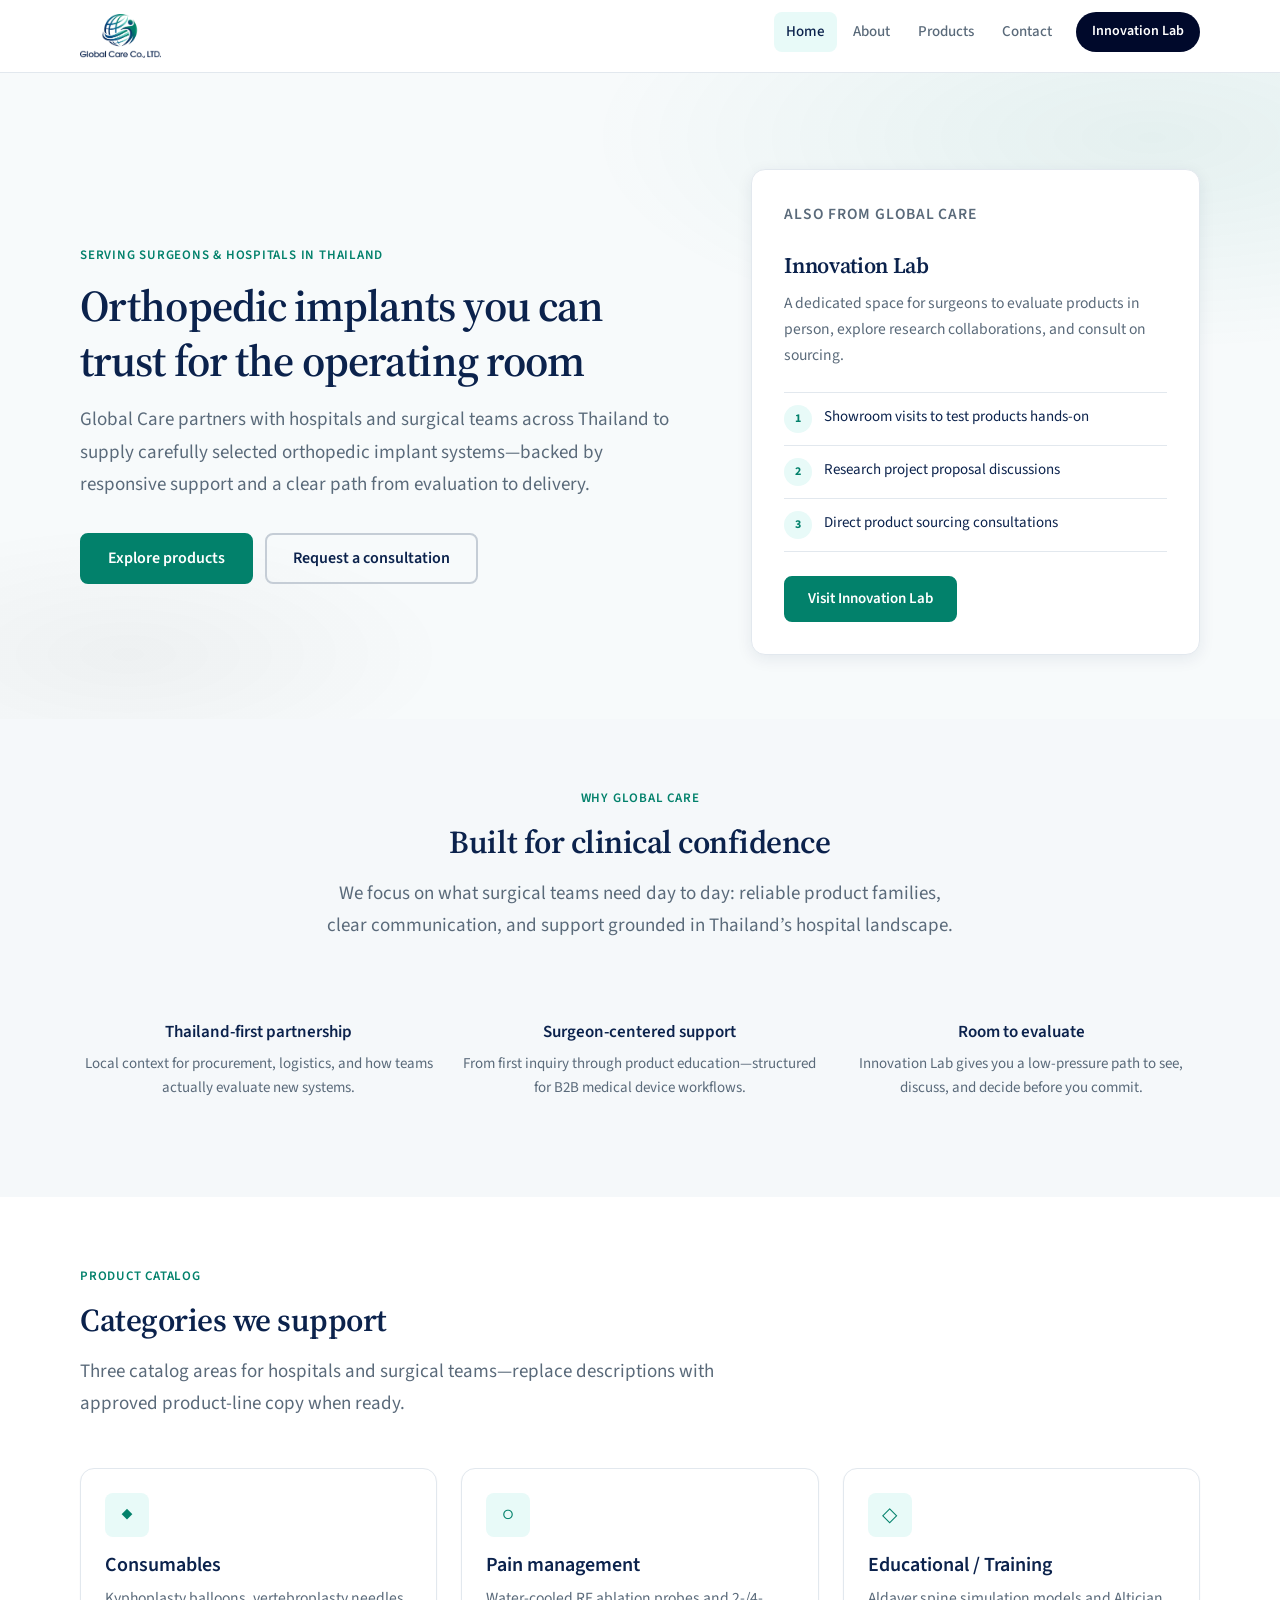
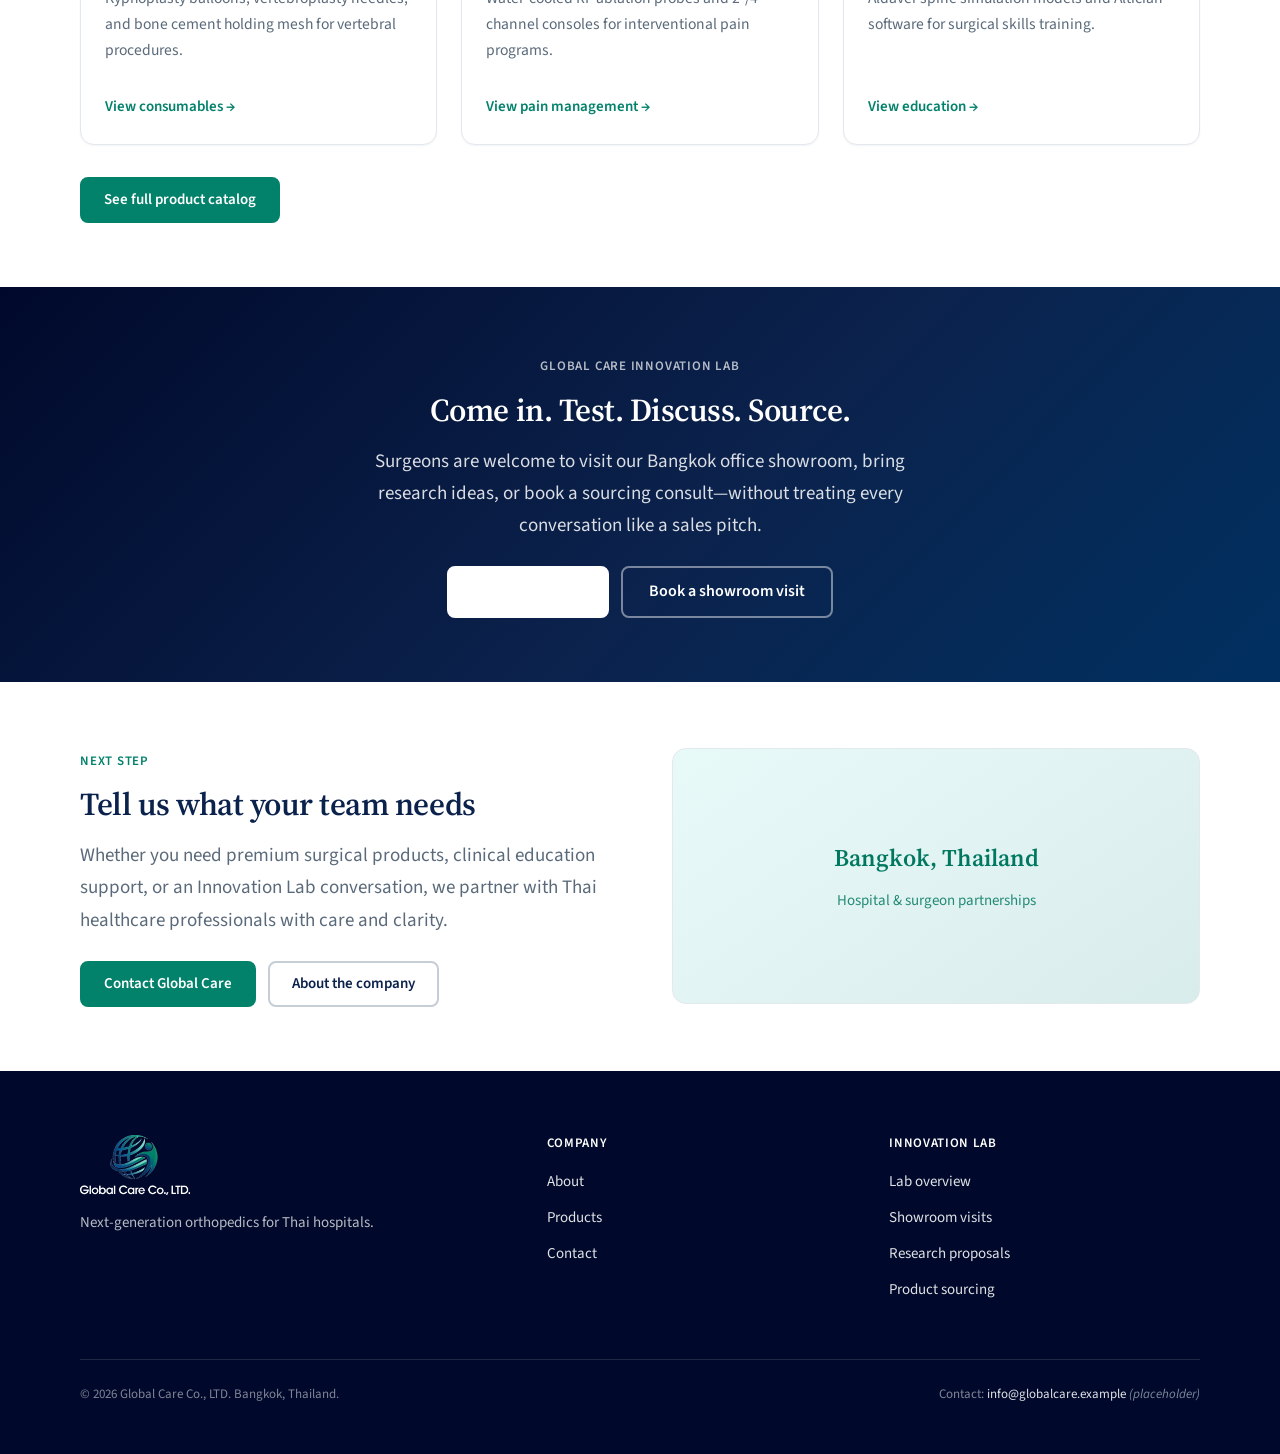
<file: index.html>
<!DOCTYPE html>
<html lang="en-US">
<head>
  <meta charset="UTF-8">
  <meta name="viewport" content="width=device-width, initial-scale=1">
  <meta name="description" content="Global Care supplies orthopedic implants across Thailand. Explore products for surgeons and hospitals, and visit the Innovation Lab for showroom testing, research, and sourcing consults.">
  <title>Global Care — Orthopedic Implants in Thailand</title>
  <link rel="preconnect" href="https://fonts.googleapis.com">
  <link rel="preconnect" href="https://fonts.gstatic.com" crossorigin>
  <link href="https://fonts.googleapis.com/css2?family=Source+Sans+3:ital,wght@0,400;0,500;0,600;0,700;1,400&family=Source+Serif+4:opsz,wght@8..60,600;8..60,700&display=swap" rel="stylesheet">
  <link rel="icon" href="assets/favicon.ico" sizes="any">
  <link rel="icon" type="image/png" href="assets/favicon-32.png" sizes="32x32">
  <link rel="apple-touch-icon" href="assets/favicon-180.png">
  <link rel="stylesheet" href="css/styles.css">
</head>
<body>
  <a class="skip-link" href="#main">Skip to content</a>

  <header class="site-header">
    <div class="container site-header__inner">
      <a class="logo" href="index.html" aria-label="Global Care home">
        <img class="logo__img" src="assets/logo-color.png" alt="Global Care Co., LTD." width="180" height="98">
      </a>
      <button class="nav-toggle" type="button" aria-controls="site-nav" aria-expanded="false">Menu</button>
      <nav class="nav" id="site-nav" aria-label="Primary">
        <ul class="nav__list">
          <li><a href="index.html" aria-current="page">Home</a></li>
          <li><a href="about.html">About</a></li>
          <li><a href="products.html">Products</a></li>
          <li><a href="contact.html">Contact</a></li>
          <li class="nav__lab"><a href="lab/index.html">Innovation Lab</a></li>
        </ul>
      </nav>
    </div>
  </header>

  <main id="main">

    <section class="hero">
      <div class="container hero__grid">
        <div>
          <p class="eyebrow">Serving surgeons &amp; hospitals in Thailand</p>
          <h1 class="hero__title">Orthopedic implants you can trust for the operating room</h1>
          <p class="lead">Global Care partners with hospitals and surgical teams across Thailand to supply carefully selected orthopedic implant systems—backed by responsive support and a clear path from evaluation to delivery.</p>
          <div class="btn-group hero__actions">
            <a class="btn btn--primary btn--lg" href="products.html">Explore products</a>
            <a class="btn btn--secondary btn--lg" href="contact.html">Request a consultation</a>
          </div>
        </div>
        <aside class="hero-card" aria-labelledby="lab-card-title">
          <p class="hero-card__label">Also from Global Care</p>
          <h2 id="lab-card-title">Innovation Lab</h2>
          <p>A dedicated space for surgeons to evaluate products in person, explore research collaborations, and consult on sourcing.</p>
          <ul class="hero-card__list">
            <li>
              <span class="hero-card__icon" aria-hidden="true">1</span>
              <span>Showroom visits to test products hands-on</span>
            </li>
            <li>
              <span class="hero-card__icon" aria-hidden="true">2</span>
              <span>Research project proposal discussions</span>
            </li>
            <li>
              <span class="hero-card__icon" aria-hidden="true">3</span>
              <span>Direct product sourcing consultations</span>
            </li>
          </ul>
          <a class="btn btn--lab" href="lab/index.html">Visit Innovation Lab</a>
        </aside>
      </div>
    </section>

    <section class="section section--alt" aria-labelledby="why-heading">
      <div class="container">
        <div class="section-header section-header--center">
          <p class="eyebrow">Why Global Care</p>
          <h2 id="why-heading">Built for clinical confidence</h2>
          <p class="lead">We focus on what surgical teams need day to day: reliable product families, clear communication, and support grounded in Thailand’s hospital landscape.</p>
        </div>
        <div class="trust-strip">
          <div class="trust-item">
            <h3>Thailand-first partnership</h3>
            <p>Local context for procurement, logistics, and how teams actually evaluate new systems.</p>
          </div>
          <div class="trust-item">
            <h3>Surgeon-centered support</h3>
            <p>From first inquiry through product education—structured for B2B medical device workflows.</p>
          </div>
          <div class="trust-item">
            <h3>Room to evaluate</h3>
            <p>Innovation Lab gives you a low-pressure path to see, discuss, and decide before you commit.</p>
          </div>
        </div>
      </div>
    </section>

    <section class="section" aria-labelledby="categories-heading">
      <div class="container">
        <div class="section-header">
          <p class="eyebrow">Product catalog</p>
          <h2 id="categories-heading">Categories we support</h2>
          <p class="lead">Three catalog areas for hospitals and surgical teams—replace descriptions with approved product-line copy when ready.</p>
        </div>
        <div class="grid-2 grid-3">
          <article class="card">
            <div class="card__icon" aria-hidden="true">◆</div>
            <h3>Consumables</h3>
            <p>Kyphoplasty balloons, vertebroplasty needles, and bone cement holding mesh for vertebral procedures.</p>
            <a class="card__link" href="products.html#consumables">View consumables →</a>
          </article>
          <article class="card">
            <div class="card__icon" aria-hidden="true">○</div>
            <h3>Pain management</h3>
            <p>Water-cooled RF ablation probes and 2-/4-channel consoles for interventional pain programs.</p>
            <a class="card__link" href="products.html#pain-management">View pain management →</a>
          </article>
          <article class="card">
            <div class="card__icon" aria-hidden="true">◇</div>
            <h3>Educational / Training</h3>
            <p>Aldaver spine simulation models and Altician software for surgical skills training.</p>
            <a class="card__link" href="products.html#education-training">View education →</a>
          </article>
        </div>
        <div class="btn-group" style="margin-top: 2rem;">
          <a class="btn btn--primary" href="products.html">See full product catalog</a>
        </div>
      </div>
    </section>

    <section class="section section--lab" aria-labelledby="lab-cta-heading">
      <div class="container cta-band">
        <p class="eyebrow">Global Care Innovation Lab</p>
        <h2 id="lab-cta-heading">Come in. Test. Discuss. Source.</h2>
        <p class="lead">Surgeons are welcome to visit our Bangkok office showroom, bring research ideas, or book a sourcing consult—without treating every conversation like a sales pitch.</p>
        <div class="btn-group">
          <a class="btn btn--light btn--lg" href="lab/index.html">Explore the Lab</a>
          <a class="btn btn--outline-light btn--lg" href="lab/showroom.html">Book a showroom visit</a>
        </div>
      </div>
    </section>

    <section class="section" aria-labelledby="next-heading">
      <div class="container split">
        <div>
          <p class="eyebrow">Next step</p>
          <h2 id="next-heading">Tell us what your team needs</h2>
          <p class="lead">Whether you need premium surgical products, clinical education support, or an Innovation Lab conversation, we partner with Thai healthcare professionals with care and clarity.</p>
          <div class="btn-group">
            <a class="btn btn--primary" href="contact.html">Contact Global Care</a>
            <a class="btn btn--secondary" href="about.html">About the company</a>
          </div>
        </div>
        <div class="split__visual" aria-hidden="true">
          <div class="split__visual-inner">
            <strong>Bangkok, Thailand</strong>
            <span>Hospital &amp; surgeon partnerships</span>
          </div>
        </div>
      </div>
    </section>

  </main>

  <footer class="site-footer">
    <div class="container">
      <div class="footer__grid">
        <div class="footer__brand">
          <a class="logo footer-logo" href="index.html">
            <img class="logo__img" src="assets/logo-footer.png" alt="Global Care Co., LTD." width="200" height="109">
          </a>
          <p>Next-generation orthopedics for Thai hospitals.</p>
        </div>
        <div class="footer__col">
          <h4>Company</h4>
          <ul>
            <li><a href="about.html">About</a></li>
            <li><a href="products.html">Products</a></li>
            <li><a href="contact.html">Contact</a></li>
          </ul>
        </div>
        <div class="footer__col">
          <h4>Innovation Lab</h4>
          <ul>
            <li><a href="lab/index.html">Lab overview</a></li>
            <li><a href="lab/showroom.html">Showroom visits</a></li>
            <li><a href="lab/research.html">Research proposals</a></li>
            <li><a href="lab/sourcing.html">Product sourcing</a></li>
          </ul>
        </div>
      </div>
      <div class="footer__bottom">
        <p>© <span data-year>2026</span> Global Care Co., LTD. Bangkok, Thailand.</p>
        <p>Contact: <a href="mailto:info@globalcare.example">info@globalcare.example</a> <span class="placeholder-note">(placeholder)</span></p>
      </div>
    </div>
  </footer>

  <script src="js/main.js"></script>
</body>
</html>
</file>
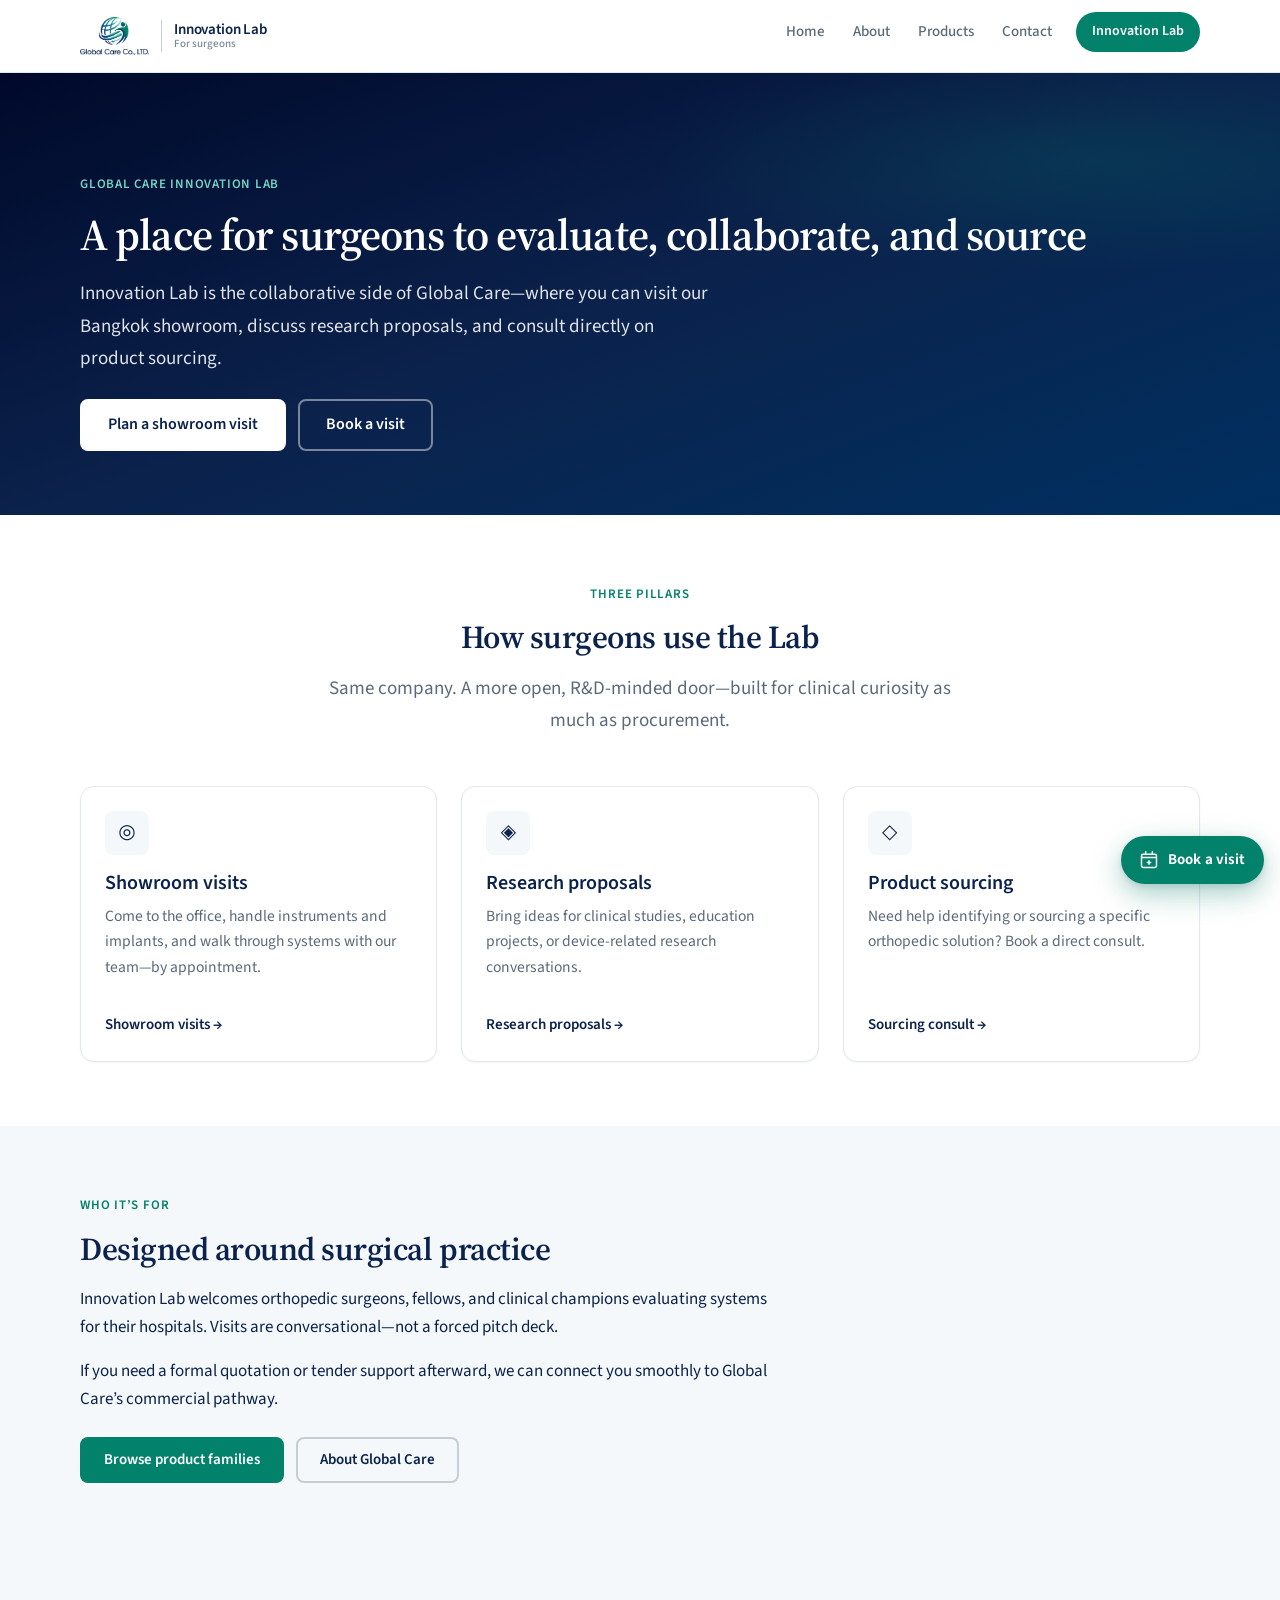
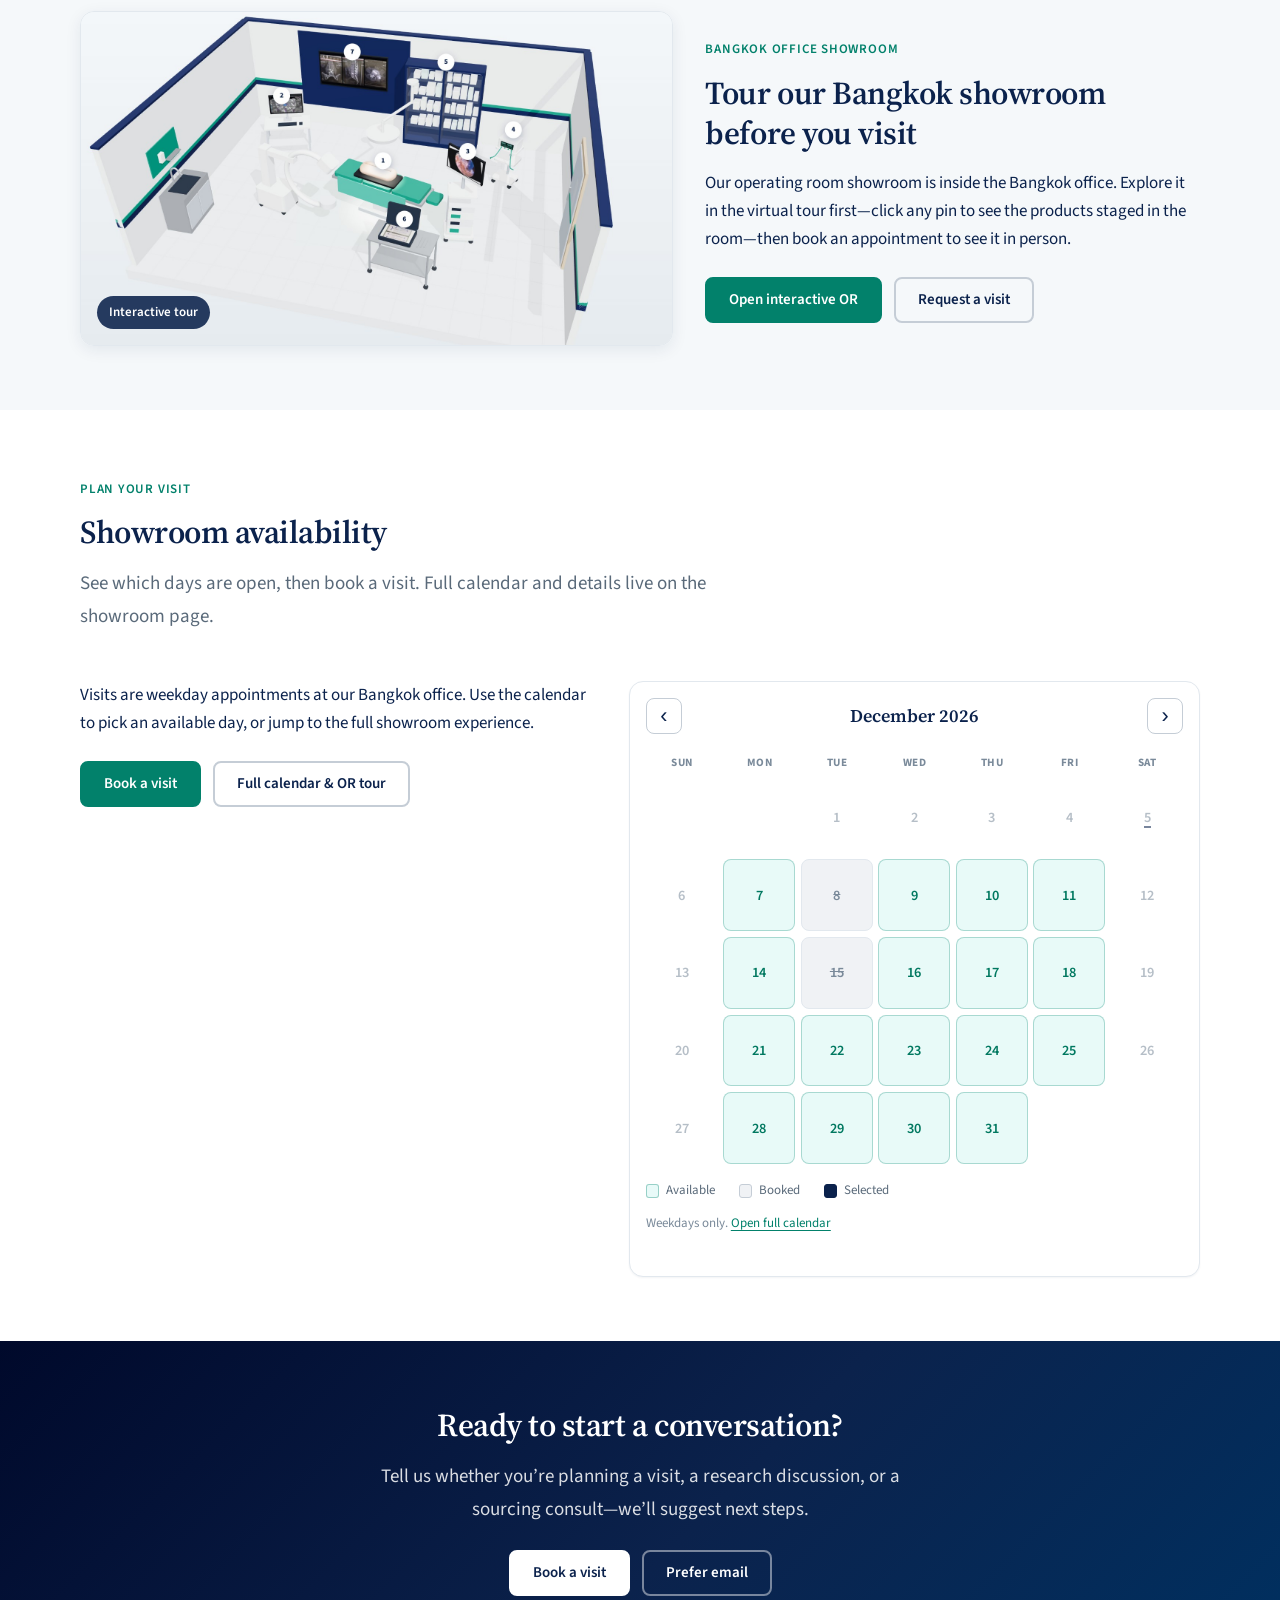
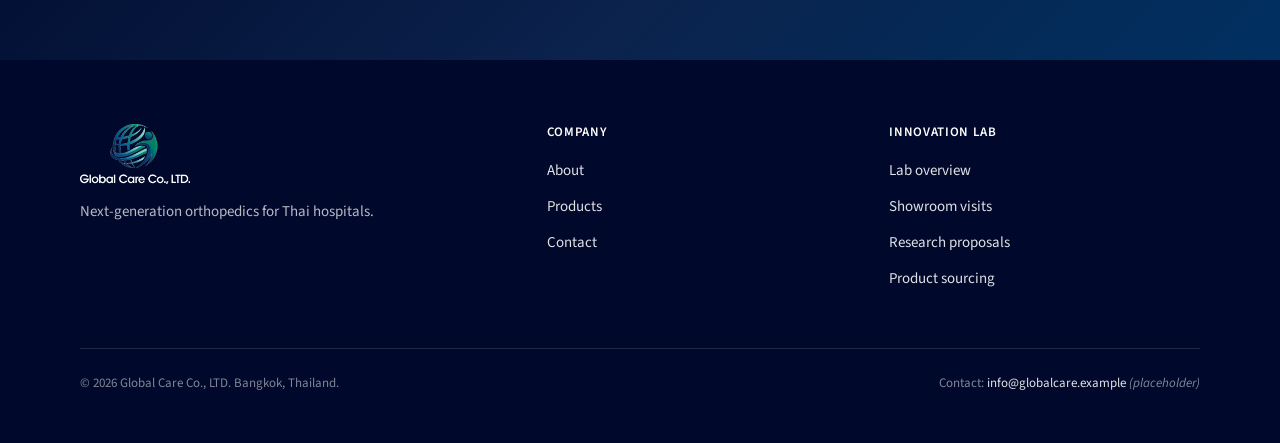
<file: lab/index.html>
<!DOCTYPE html>
<html lang="en-US">
<head>
  <meta charset="UTF-8">
  <meta name="viewport" content="width=device-width, initial-scale=1">
  <meta name="description" content="Global Care Innovation Lab — showroom visits, research proposals, and product sourcing consults for surgeons in Thailand.">
  <title>Innovation Lab — Global Care</title>
  <link rel="preconnect" href="https://fonts.googleapis.com">
  <link rel="preconnect" href="https://fonts.gstatic.com" crossorigin>
  <link href="https://fonts.googleapis.com/css2?family=Source+Sans+3:ital,wght@0,400;0,500;0,600;0,700;1,400&family=Source+Serif+4:opsz,wght@8..60,600;8..60,700&display=swap" rel="stylesheet">
  <link rel="icon" href="../assets/favicon.ico" sizes="any">
  <link rel="icon" type="image/png" href="../assets/favicon-32.png" sizes="32x32">
  <link rel="apple-touch-icon" href="../assets/favicon-180.png">
  <link rel="stylesheet" href="../css/styles.css">
</head>
<body class="is-lab">
  <a class="skip-link" href="#main">Skip to content</a>

  <header class="site-header">
    <div class="container site-header__inner">
      <a class="logo logo__lockup" href="../lab/index.html" aria-label="Global Care Innovation Lab">
        <img class="logo__img logo__img--sm" src="../assets/logo-color.png" alt="Global Care Co., LTD." width="160" height="87">
        <span class="logo__divider" aria-hidden="true"></span>
        <span class="logo__lab-text">
          <span class="logo__lab-name">Innovation Lab</span>
          <span class="logo__lab-tag">For surgeons</span>
        </span>
      </a>
      <button class="nav-toggle" type="button" aria-controls="site-nav" aria-expanded="false">Menu</button>
      <nav class="nav" id="site-nav" aria-label="Primary">
        <ul class="nav__list">
          <li><a href="../index.html">Home</a></li>
          <li><a href="../about.html">About</a></li>
          <li><a href="../products.html">Products</a></li>
          <li><a href="../contact.html">Contact</a></li>
          <li class="nav__lab"><a href="../lab/index.html" aria-current="page">Innovation Lab</a></li>
        </ul>
      </nav>
    </div>
  </header>

  <main id="main">

    <section class="hero hero--lab">
      <div class="container">
        <p class="eyebrow">Global Care Innovation Lab</p>
        <h1>A place for surgeons to evaluate, collaborate, and source</h1>
        <p class="lead" style="max-width: 40rem;">Innovation Lab is the collaborative side of Global Care—where you can visit our Bangkok showroom, discuss research proposals, and consult directly on product sourcing.</p>
        <div class="btn-group">
          <a class="btn btn--light btn--lg" href="showroom.html">Plan a showroom visit</a>
          <button type="button" class="btn btn--outline-light btn--lg" data-open-booking>Book a visit</button>
        </div>
      </div>
    </section>

    <section class="section" aria-labelledby="pillars-heading">
      <div class="container">
        <div class="section-header section-header--center">
          <p class="eyebrow">Three pillars</p>
          <h2 id="pillars-heading">How surgeons use the Lab</h2>
          <p class="lead">Same company. A more open, R&amp;D-minded door—built for clinical curiosity as much as procurement.</p>
        </div>
        <div class="grid-3">
          <article class="card card--lab">
            <div class="card__icon" aria-hidden="true">◎</div>
            <h3>Showroom visits</h3>
            <p>Come to the office, handle instruments and implants, and walk through systems with our team—by appointment.</p>
            <a class="card__link" href="showroom.html">Showroom visits →</a>
          </article>
          <article class="card card--lab">
            <div class="card__icon" aria-hidden="true">◈</div>
            <h3>Research proposals</h3>
            <p>Bring ideas for clinical studies, education projects, or device-related research conversations.</p>
            <a class="card__link" href="research.html">Research proposals →</a>
          </article>
          <article class="card card--lab">
            <div class="card__icon" aria-hidden="true">◇</div>
            <h3>Product sourcing</h3>
            <p>Need help identifying or sourcing a specific orthopedic solution? Book a direct consult.</p>
            <a class="card__link" href="sourcing.html">Sourcing consult →</a>
          </article>
        </div>
      </div>
    </section>

    <section class="section section--alt" aria-labelledby="who-heading">
      <div class="container">
        <div data-reveal style="max-width: 44rem;">
          <p class="eyebrow">Who it’s for</p>
          <h2 id="who-heading">Designed around surgical practice</h2>
          <p>Innovation Lab welcomes orthopedic surgeons, fellows, and clinical champions evaluating systems for their hospitals. Visits are conversational—not a forced pitch deck.</p>
          <p>If you need a formal quotation or tender support afterward, we can connect you smoothly to Global Care’s commercial pathway.</p>
          <div class="btn-group">
            <a class="btn btn--primary" href="../products.html">Browse product families</a>
            <a class="btn btn--secondary" href="../about.html">About Global Care</a>
          </div>
        </div>
      </div>
    </section>


    <section class="section section--alt" aria-labelledby="or-teaser-heading">
      <div class="container or-teaser">
        <div class="or-teaser__visual">
          <img src="../assets/or-tour-preview.jpg" width="1600" height="900" alt="Screenshot of the interactive 3D tour of the operating room showroom at our Bangkok office, with numbered pins on each product">
          <span class="or-teaser__badge">Interactive tour</span>
        </div>
        <div>
          <p class="eyebrow">Bangkok office showroom</p>
          <h2 id="or-teaser-heading">Tour our Bangkok showroom before you visit</h2>
          <p>Our operating room showroom is inside the Bangkok office. Explore it in the virtual tour first—click any pin to see the products staged in the room—then book an appointment to see it in person.</p>
          <div class="btn-group">
            <a class="btn btn--primary" href="showroom.html#or-tour">Open interactive OR</a>
            <button type="button" class="btn btn--secondary" data-open-booking data-booking-focus="showroom">Request a visit</button>
          </div>
        </div>
      </div>
    </section>


    <section class="section" id="visit-calendar" aria-labelledby="cal-teaser-heading">
      <div class="container">
        <div class="section-header">
          <p class="eyebrow">Plan your visit</p>
          <h2 id="cal-teaser-heading">Showroom availability</h2>
          <p class="lead">See which days are open, then book a visit. Full calendar and details live on the showroom page.</p>
        </div>
        <div class="visit-cal-teaser">
          <div>
            <p>Visits are weekday appointments at our Bangkok office. Use the calendar to pick an available day, or jump to the full showroom experience.</p>
            <div class="btn-group">
              <button type="button" class="btn btn--primary" data-open-booking data-booking-focus="showroom">Book a visit</button>
              <a class="btn btn--secondary" href="showroom.html#visit-calendar">Full calendar &amp; OR tour</a>
            </div>
          </div>
          <div data-visit-calendar-teaser></div>
        </div>
      </div>
    </section>

    <section class="section section--lab" aria-labelledby="lab-cta">
      <div class="container cta-band">
        <h2 id="lab-cta">Ready to start a conversation?</h2>
        <p class="lead">Tell us whether you’re planning a visit, a research discussion, or a sourcing consult—we’ll suggest next steps.</p>
        <div class="btn-group">
          <button type="button" class="btn btn--light" data-open-booking>Book a visit</button>
          <a class="btn btn--outline-light" href="../contact.html?interest=showroom">Prefer email</a>
        </div>
      </div>
    </section>

  </main>

  <footer class="site-footer">
    <div class="container">
      <div class="footer__grid">
        <div class="footer__brand">
          <a class="logo footer-logo" href="../index.html">
            <img class="logo__img" src="../assets/logo-footer.png" alt="Global Care Co., LTD." width="200" height="109">
          </a>
          <p>Next-generation orthopedics for Thai hospitals.</p>
        </div>
        <div class="footer__col">
          <h4>Company</h4>
          <ul>
            <li><a href="../about.html">About</a></li>
            <li><a href="../products.html">Products</a></li>
            <li><a href="../contact.html">Contact</a></li>
          </ul>
        </div>
        <div class="footer__col">
          <h4>Innovation Lab</h4>
          <ul>
            <li><a href="../lab/index.html">Lab overview</a></li>
            <li><a href="../lab/showroom.html">Showroom visits</a></li>
            <li><a href="../lab/research.html">Research proposals</a></li>
            <li><a href="../lab/sourcing.html">Product sourcing</a></li>
          </ul>
        </div>
      </div>
      <div class="footer__bottom">
        <p>© <span data-year>2026</span> Global Care Co., LTD. Bangkok, Thailand.</p>
        <p>Contact: <a href="mailto:info@globalcare.example">info@globalcare.example</a> <span class="placeholder-note">(placeholder)</span></p>
      </div>
    </div>
  </footer>

  <script src="../js/main.js"></script>
  <script src="../js/lab-booking.js"></script>
</body>
</html>
</file>
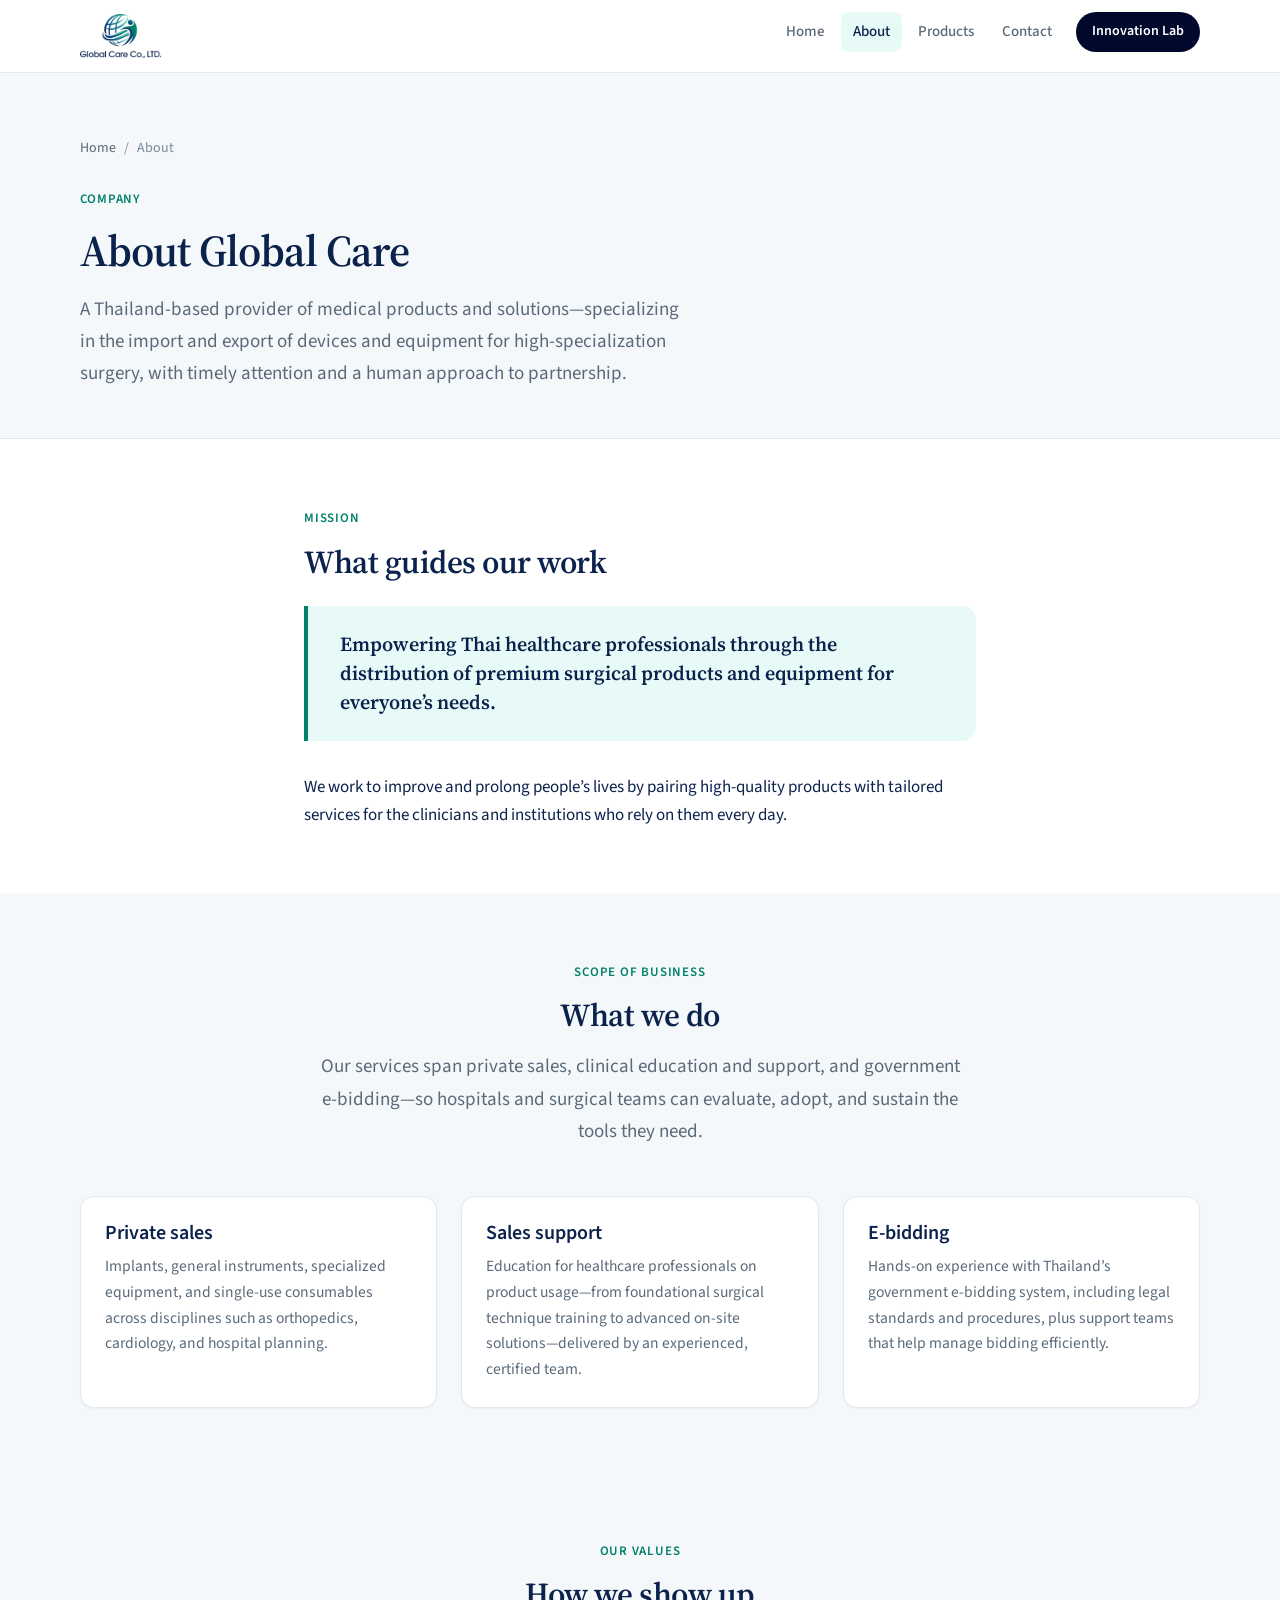
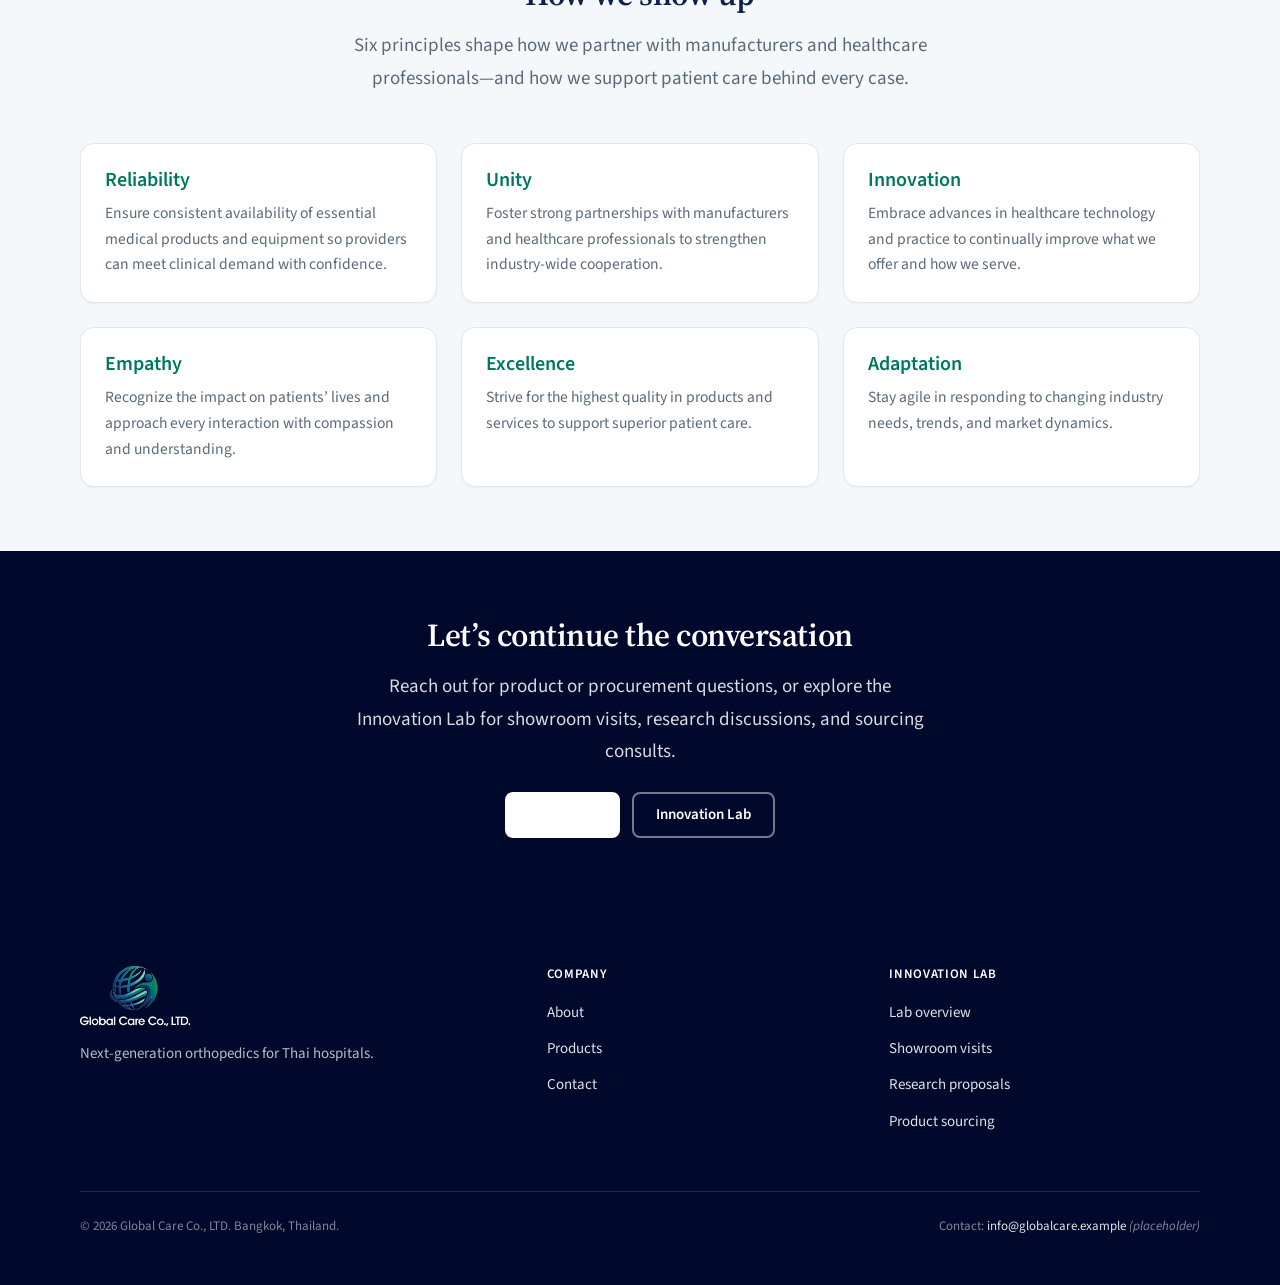
<file: about.html>
<!DOCTYPE html>
<html lang="en-US">
<head>
  <meta charset="UTF-8">
  <meta name="viewport" content="width=device-width, initial-scale=1">
  <meta name="description" content="About Global Care Co., LTD. — mission, services, and core values for medical products and surgical solutions in Thailand.">
  <title>About — Global Care</title>
  <link rel="preconnect" href="https://fonts.googleapis.com">
  <link rel="preconnect" href="https://fonts.gstatic.com" crossorigin>
  <link href="https://fonts.googleapis.com/css2?family=Source+Sans+3:ital,wght@0,400;0,500;0,600;0,700;1,400&family=Source+Serif+4:opsz,wght@8..60,600;8..60,700&display=swap" rel="stylesheet">
  <link rel="icon" href="assets/favicon.ico" sizes="any">
  <link rel="icon" type="image/png" href="assets/favicon-32.png" sizes="32x32">
  <link rel="apple-touch-icon" href="assets/favicon-180.png">
  <link rel="stylesheet" href="css/styles.css">
</head>
<body>
  <a class="skip-link" href="#main">Skip to content</a>

  <header class="site-header">
    <div class="container site-header__inner">
      <a class="logo" href="index.html" aria-label="Global Care home">
        <img class="logo__img" src="assets/logo-color.png" alt="Global Care Co., LTD." width="180" height="98">
      </a>
      <button class="nav-toggle" type="button" aria-controls="site-nav" aria-expanded="false">Menu</button>
      <nav class="nav" id="site-nav" aria-label="Primary">
        <ul class="nav__list">
          <li><a href="index.html">Home</a></li>
          <li><a href="about.html" aria-current="page">About</a></li>
          <li><a href="products.html">Products</a></li>
          <li><a href="contact.html">Contact</a></li>
          <li class="nav__lab"><a href="lab/index.html">Innovation Lab</a></li>
        </ul>
      </nav>
    </div>
  </header>

  <main id="main">

    <header class="page-hero">
      <div class="container">
        <nav aria-label="Breadcrumb">
          <ol class="breadcrumb">
            <li><a href="index.html">Home</a></li>
            <li aria-hidden="true">/</li>
            <li>About</li>
          </ol>
        </nav>
        <p class="eyebrow">Company</p>
        <h1>About Global Care</h1>
        <p class="lead">A Thailand-based provider of medical products and solutions—specializing in the import and export of devices and equipment for high-specialization surgery, with timely attention and a human approach to partnership.</p>
      </div>
    </header>

    <section class="section" aria-labelledby="mission-heading">
      <div class="container narrow">
        <p class="eyebrow">Mission</p>
        <h2 id="mission-heading">What guides our work</h2>
        <blockquote class="mission-quote">
          <p>Empowering Thai healthcare professionals through the distribution of premium surgical products and equipment for everyone’s needs.</p>
        </blockquote>
        <p>We work to improve and prolong people’s lives by pairing high-quality products with tailored services for the clinicians and institutions who rely on them every day.</p>
      </div>
    </section>

    <section class="section section--alt" aria-labelledby="scope-heading">
      <div class="container">
        <div class="section-header section-header--center">
          <p class="eyebrow">Scope of business</p>
          <h2 id="scope-heading">What we do</h2>
          <p class="lead">Our services span private sales, clinical education and support, and government e-bidding—so hospitals and surgical teams can evaluate, adopt, and sustain the tools they need.</p>
        </div>
        <div class="grid-3">
          <article class="card">
            <h3>Private sales</h3>
            <p>Implants, general instruments, specialized equipment, and single-use consumables across disciplines such as orthopedics, cardiology, and hospital planning.</p>
          </article>
          <article class="card">
            <h3>Sales support</h3>
            <p>Education for healthcare professionals on product usage—from foundational surgical technique training to advanced on-site solutions—delivered by an experienced, certified team.</p>
          </article>
          <article class="card">
            <h3>E-bidding</h3>
            <p>Hands-on experience with Thailand’s government e-bidding system, including legal standards and procedures, plus support teams that help manage bidding efficiently.</p>
          </article>
        </div>
      </div>
    </section>

    <section class="section section--alt" aria-labelledby="values-heading">
      <div class="container">
        <div class="section-header section-header--center">
          <p class="eyebrow">Our values</p>
          <h2 id="values-heading">How we show up</h2>
          <p class="lead">Six principles shape how we partner with manufacturers and healthcare professionals—and how we support patient care behind every case.</p>
        </div>
        <div class="grid-3 values-grid">
          <article class="card">
            <h3>Reliability</h3>
            <p>Ensure consistent availability of essential medical products and equipment so providers can meet clinical demand with confidence.</p>
          </article>
          <article class="card">
            <h3>Unity</h3>
            <p>Foster strong partnerships with manufacturers and healthcare professionals to strengthen industry-wide cooperation.</p>
          </article>
          <article class="card">
            <h3>Innovation</h3>
            <p>Embrace advances in healthcare technology and practice to continually improve what we offer and how we serve.</p>
          </article>
          <article class="card">
            <h3>Empathy</h3>
            <p>Recognize the impact on patients’ lives and approach every interaction with compassion and understanding.</p>
          </article>
          <article class="card">
            <h3>Excellence</h3>
            <p>Strive for the highest quality in products and services to support superior patient care.</p>
          </article>
          <article class="card">
            <h3>Adaptation</h3>
            <p>Stay agile in responding to changing industry needs, trends, and market dynamics.</p>
          </article>
        </div>
      </div>
    </section>

    <section class="section section--primary" aria-labelledby="about-cta">
      <div class="container cta-band">
        <h2 id="about-cta">Let’s continue the conversation</h2>
        <p class="lead">Reach out for product or procurement questions, or explore the Innovation Lab for showroom visits, research discussions, and sourcing consults.</p>
        <div class="btn-group">
          <a class="btn btn--light" href="contact.html">Contact us</a>
          <a class="btn btn--outline-light" href="lab/index.html">Innovation Lab</a>
        </div>
      </div>
    </section>

  </main>

  <footer class="site-footer">
    <div class="container">
      <div class="footer__grid">
        <div class="footer__brand">
          <a class="logo footer-logo" href="index.html">
            <img class="logo__img" src="assets/logo-footer.png" alt="Global Care Co., LTD." width="200" height="109">
          </a>
          <p>Next-generation orthopedics for Thai hospitals.</p>
        </div>
        <div class="footer__col">
          <h4>Company</h4>
          <ul>
            <li><a href="about.html">About</a></li>
            <li><a href="products.html">Products</a></li>
            <li><a href="contact.html">Contact</a></li>
          </ul>
        </div>
        <div class="footer__col">
          <h4>Innovation Lab</h4>
          <ul>
            <li><a href="lab/index.html">Lab overview</a></li>
            <li><a href="lab/showroom.html">Showroom visits</a></li>
            <li><a href="lab/research.html">Research proposals</a></li>
            <li><a href="lab/sourcing.html">Product sourcing</a></li>
          </ul>
        </div>
      </div>
      <div class="footer__bottom">
        <p>© <span data-year>2026</span> Global Care Co., LTD. Bangkok, Thailand.</p>
        <p>Contact: <a href="mailto:info@globalcare.example">info@globalcare.example</a> <span class="placeholder-note">(placeholder)</span></p>
      </div>
    </div>
  </footer>

  <script src="js/main.js"></script>
</body>
</html>
</file>
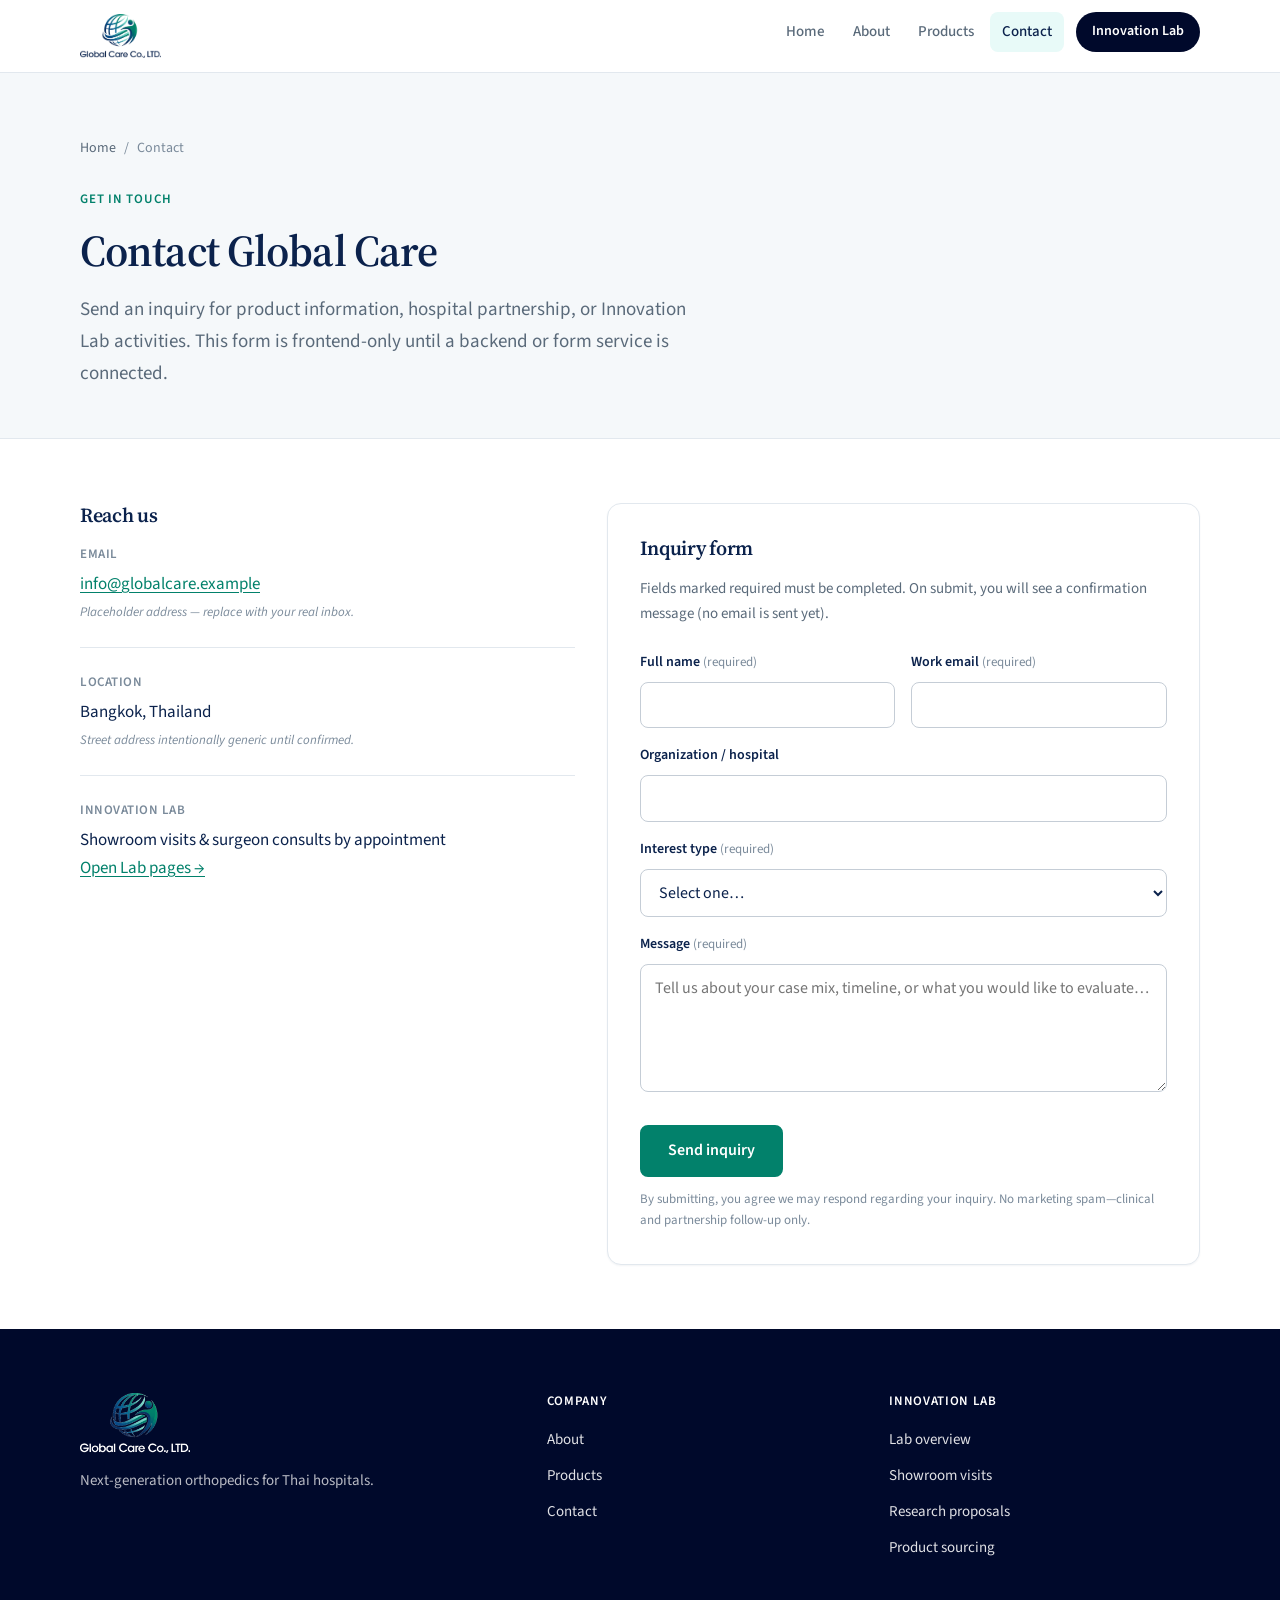
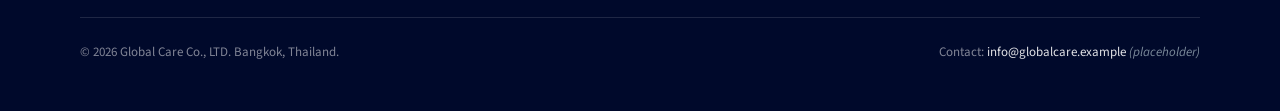
<file: contact.html>
<!DOCTYPE html>
<html lang="en-US">
<head>
  <meta charset="UTF-8">
  <meta name="viewport" content="width=device-width, initial-scale=1">
  <meta name="description" content="Contact Global Care for orthopedic implant inquiries, hospital partnerships, or Innovation Lab visits in Bangkok, Thailand.">
  <title>Contact — Global Care</title>
  <link rel="preconnect" href="https://fonts.googleapis.com">
  <link rel="preconnect" href="https://fonts.gstatic.com" crossorigin>
  <link href="https://fonts.googleapis.com/css2?family=Source+Sans+3:ital,wght@0,400;0,500;0,600;0,700;1,400&family=Source+Serif+4:opsz,wght@8..60,600;8..60,700&display=swap" rel="stylesheet">
  <link rel="icon" href="assets/favicon.ico" sizes="any">
  <link rel="icon" type="image/png" href="assets/favicon-32.png" sizes="32x32">
  <link rel="apple-touch-icon" href="assets/favicon-180.png">
  <link rel="stylesheet" href="css/styles.css">
</head>
<body>
  <a class="skip-link" href="#main">Skip to content</a>

  <header class="site-header">
    <div class="container site-header__inner">
      <a class="logo" href="index.html" aria-label="Global Care home">
        <img class="logo__img" src="assets/logo-color.png" alt="Global Care Co., LTD." width="180" height="98">
      </a>
      <button class="nav-toggle" type="button" aria-controls="site-nav" aria-expanded="false">Menu</button>
      <nav class="nav" id="site-nav" aria-label="Primary">
        <ul class="nav__list">
          <li><a href="index.html">Home</a></li>
          <li><a href="about.html">About</a></li>
          <li><a href="products.html">Products</a></li>
          <li><a href="contact.html" aria-current="page">Contact</a></li>
          <li class="nav__lab"><a href="lab/index.html">Innovation Lab</a></li>
        </ul>
      </nav>
    </div>
  </header>

  <main id="main">

    <header class="page-hero">
      <div class="container">
        <nav aria-label="Breadcrumb">
          <ol class="breadcrumb">
            <li><a href="index.html">Home</a></li>
            <li aria-hidden="true">/</li>
            <li>Contact</li>
          </ol>
        </nav>
        <p class="eyebrow">Get in touch</p>
        <h1>Contact Global Care</h1>
        <p class="lead">Send an inquiry for product information, hospital partnership, or Innovation Lab activities. This form is frontend-only until a backend or form service is connected.</p>
      </div>
    </header>

    <section class="section">
      <div class="container form-layout">
        <aside>
          <h2 class="mt-0" style="font-size: 1.25rem;">Reach us</h2>
          <ul class="contact-details">
            <li>
              <strong>Email</strong>
              <a href="mailto:info@globalcare.example">info@globalcare.example</a>
              <p class="placeholder-note">Placeholder address — replace with your real inbox.</p>
            </li>
            <li>
              <strong>Location</strong>
              <span>Bangkok, Thailand</span>
              <p class="placeholder-note">Street address intentionally generic until confirmed.</p>
            </li>
            <li>
              <strong>Innovation Lab</strong>
              <span>Showroom visits &amp; surgeon consults by appointment</span>
              <p><a href="lab/index.html">Open Lab pages →</a></p>
            </li>
          </ul>
        </aside>

        <div class="form-panel">
          <h2 class="mt-0" style="font-size: 1.25rem;">Inquiry form</h2>
          <p class="text-muted" style="font-size: 0.9375rem; margin-bottom: 1.5rem;">Fields marked required must be completed. On submit, you will see a confirmation message (no email is sent yet).</p>

          <div class="form-success" tabindex="-1">
            Thank you — your inquiry was captured on this page for demonstration. Connect a form backend or service (e.g. Formspree, Netlify Forms) to deliver messages to your team.
          </div>

          <form data-demo-form novalidate>
            <div class="form-row">
              <div class="form-group">
                <label for="name">Full name <span class="hint">(required)</span></label>
                <input type="text" id="name" name="name" autocomplete="name" required>
              </div>
              <div class="form-group">
                <label for="email">Work email <span class="hint">(required)</span></label>
                <input type="email" id="email" name="email" autocomplete="email" required>
              </div>
            </div>

            <div class="form-group">
              <label for="organization">Organization / hospital</label>
              <input type="text" id="organization" name="organization" autocomplete="organization">
            </div>

            <div class="form-group">
              <label for="interest">Interest type <span class="hint">(required)</span></label>
              <select id="interest" name="interest" required>
                <option value="">Select one…</option>
                <option value="products">Product information</option>
                <option value="trauma">Trauma systems</option>
                <option value="spine">Spine systems</option>
                <option value="joint">Joint replacement</option>
                <option value="sports">Sports medicine</option>
                <option value="showroom">Showroom visit</option>
                <option value="research">Research proposal</option>
                <option value="sourcing">Product sourcing consult</option>
                <option value="other">Other</option>
              </select>
            </div>

            <div class="form-group">
              <label for="message">Message <span class="hint">(required)</span></label>
              <textarea id="message" name="message" required placeholder="Tell us about your case mix, timeline, or what you would like to evaluate…"></textarea>
            </div>

            <div class="form-actions">
              <button type="submit" class="btn btn--primary btn--lg">Send inquiry</button>
              <p class="form-note">By submitting, you agree we may respond regarding your inquiry. No marketing spam—clinical and partnership follow-up only.</p>
            </div>
          </form>
        </div>
      </div>
    </section>

  </main>

  <footer class="site-footer">
    <div class="container">
      <div class="footer__grid">
        <div class="footer__brand">
          <a class="logo footer-logo" href="index.html">
            <img class="logo__img" src="assets/logo-footer.png" alt="Global Care Co., LTD." width="200" height="109">
          </a>
          <p>Next-generation orthopedics for Thai hospitals.</p>
        </div>
        <div class="footer__col">
          <h4>Company</h4>
          <ul>
            <li><a href="about.html">About</a></li>
            <li><a href="products.html">Products</a></li>
            <li><a href="contact.html">Contact</a></li>
          </ul>
        </div>
        <div class="footer__col">
          <h4>Innovation Lab</h4>
          <ul>
            <li><a href="lab/index.html">Lab overview</a></li>
            <li><a href="lab/showroom.html">Showroom visits</a></li>
            <li><a href="lab/research.html">Research proposals</a></li>
            <li><a href="lab/sourcing.html">Product sourcing</a></li>
          </ul>
        </div>
      </div>
      <div class="footer__bottom">
        <p>© <span data-year>2026</span> Global Care Co., LTD. Bangkok, Thailand.</p>
        <p>Contact: <a href="mailto:info@globalcare.example">info@globalcare.example</a> <span class="placeholder-note">(placeholder)</span></p>
      </div>
    </div>
  </footer>

  <script src="js/main.js"></script>
  <script>
    (function () {
      var params = new URLSearchParams(window.location.search);
      var interest = params.get("interest");
      var select = document.getElementById("interest");
      if (interest && select) {
        var option = select.querySelector('option[value="' + interest + '"]');
        if (option) select.value = interest;
      }
    })();
  </script>
</body>
</html>
</file>
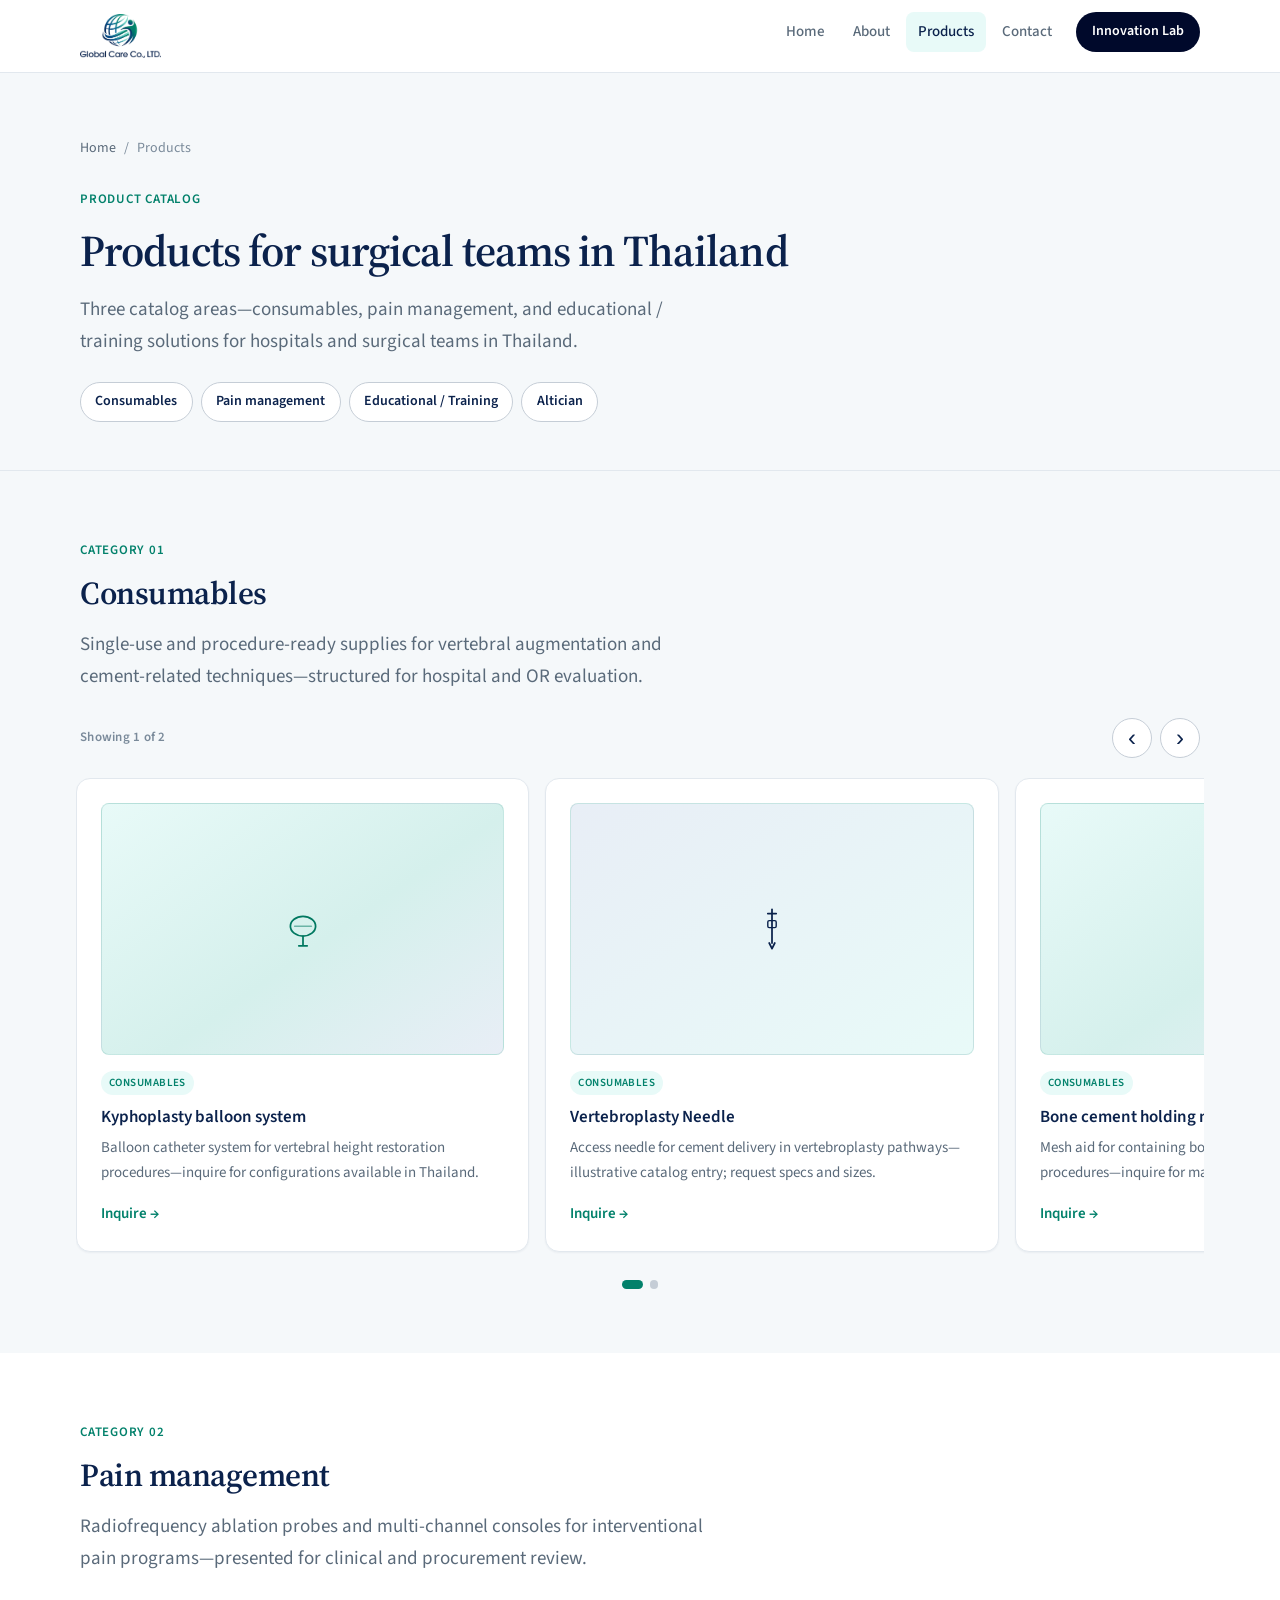
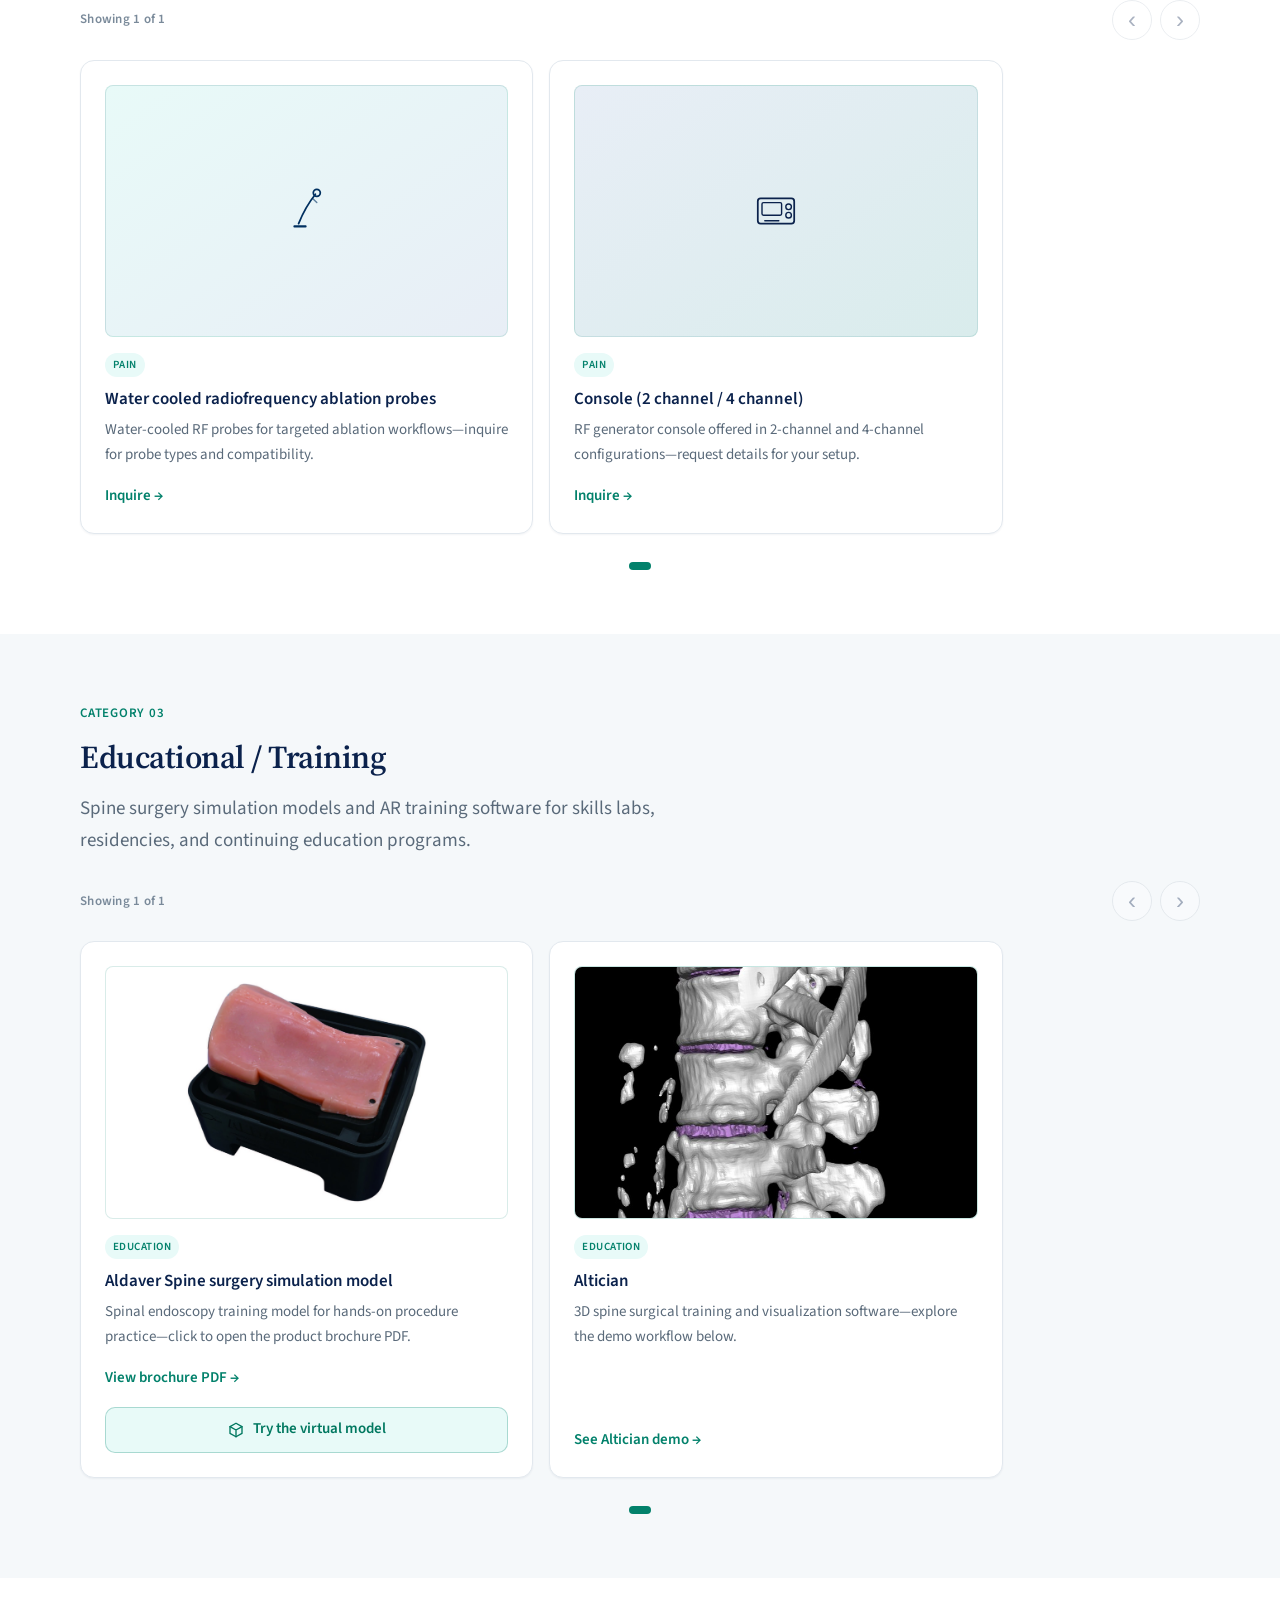
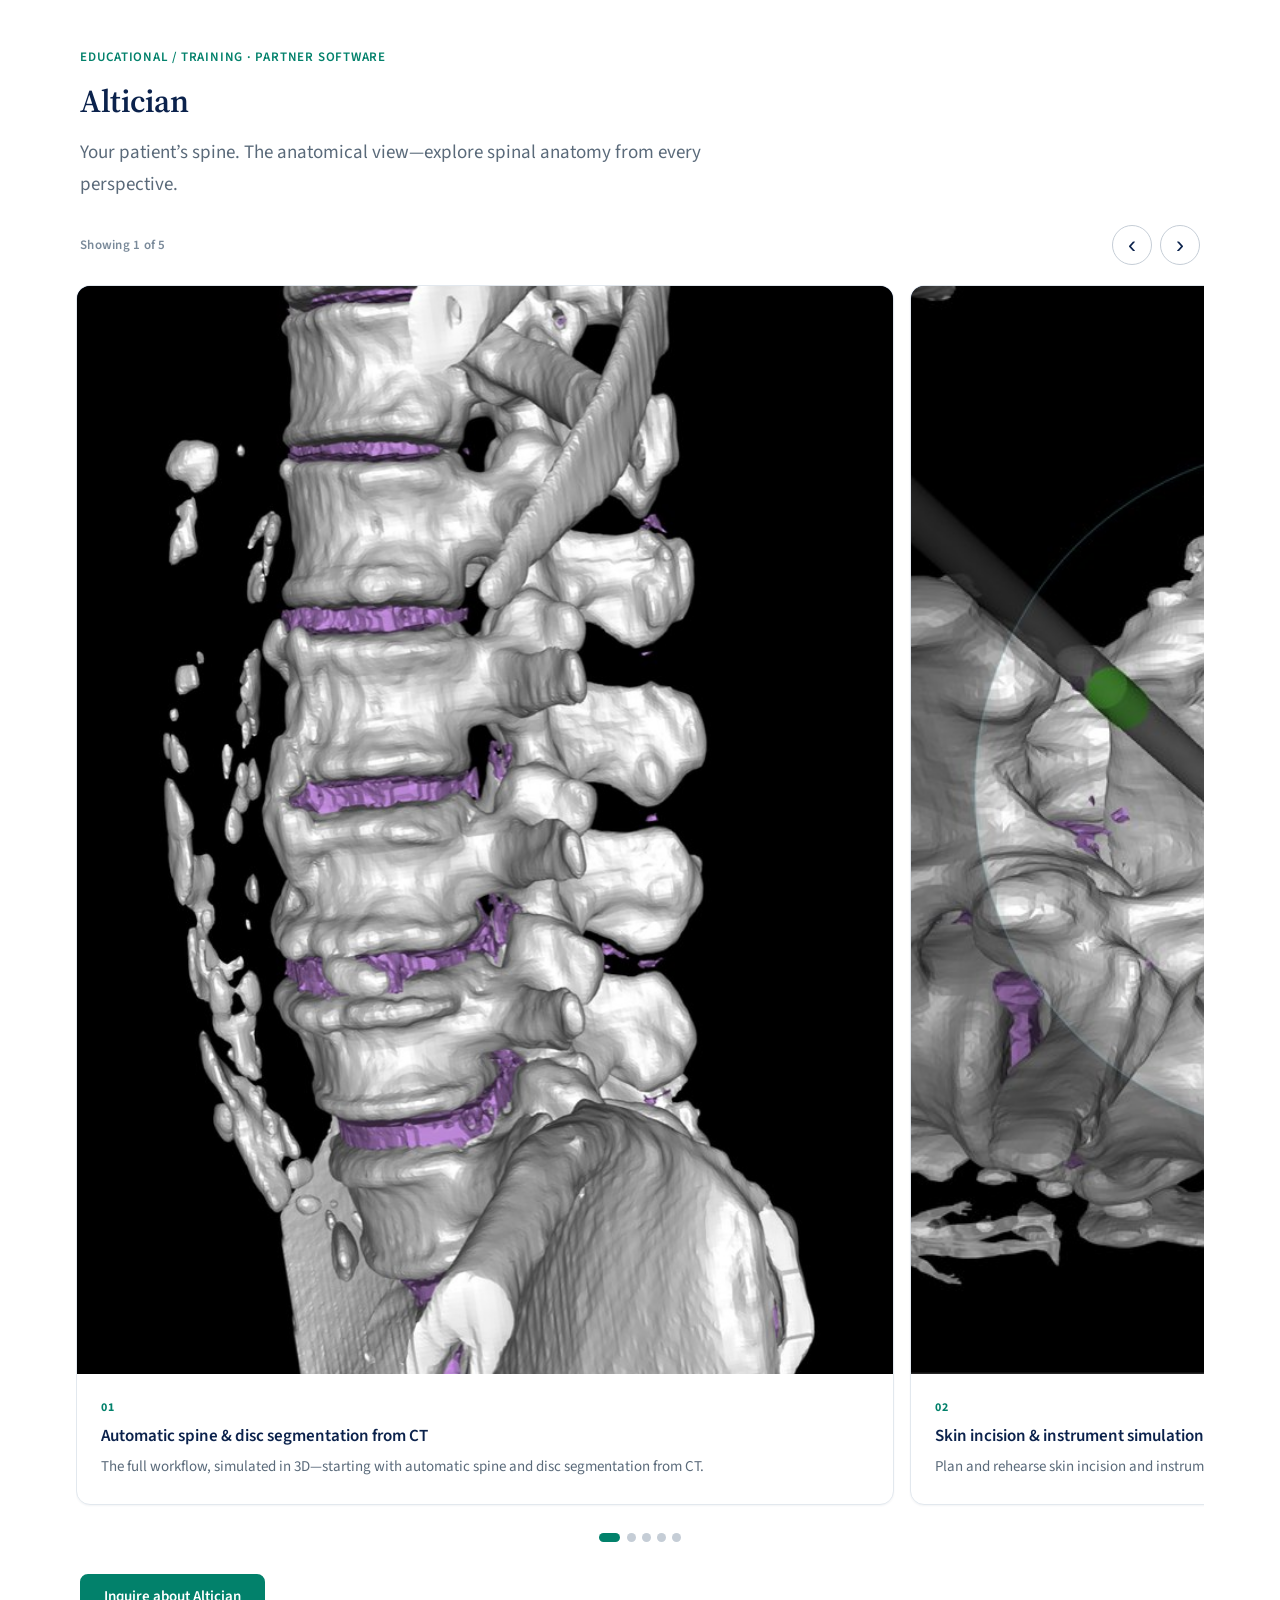
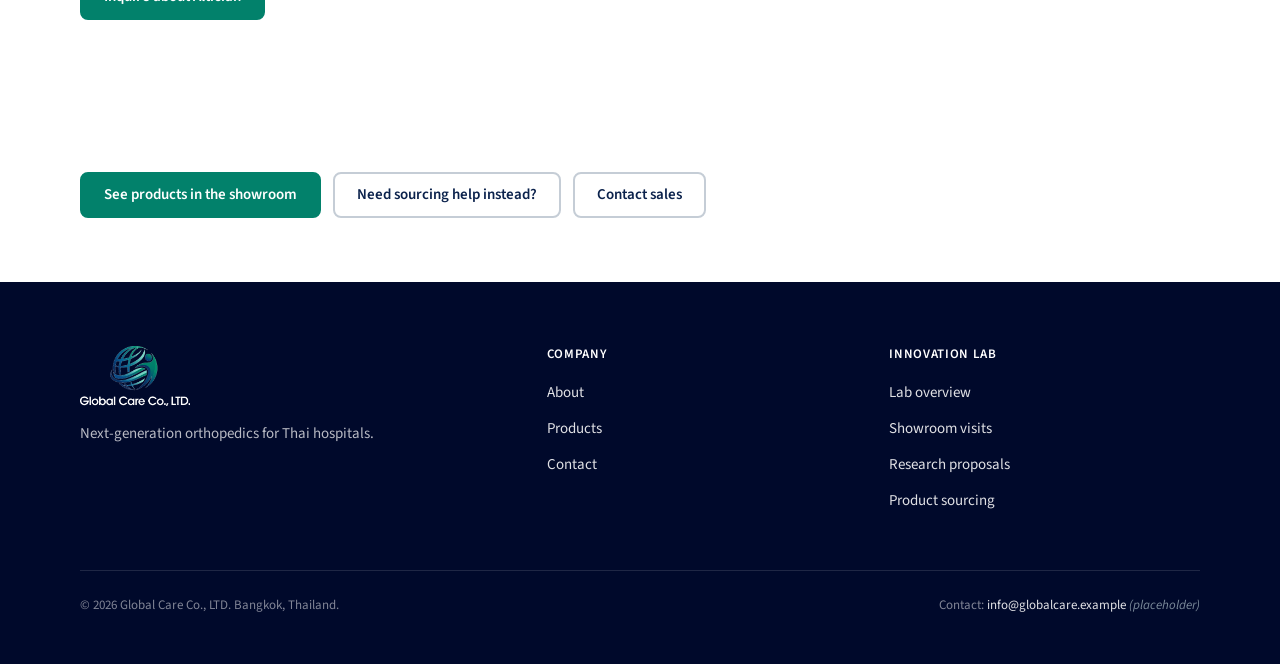
<file: products.html>
<!DOCTYPE html>
<html lang="en-US">
<head>
  <meta charset="UTF-8">
  <meta name="viewport" content="width=device-width, initial-scale=1">
  <meta name="description" content="Global Care product catalog for Thailand — consumables for vertebral procedures, pain management systems, and educational spine training solutions.">
  <title>Products — Global Care</title>
  <link rel="preconnect" href="https://fonts.googleapis.com">
  <link rel="preconnect" href="https://fonts.gstatic.com" crossorigin>
  <link href="https://fonts.googleapis.com/css2?family=Source+Sans+3:ital,wght@0,400;0,500;0,600;0,700;1,400&family=Source+Serif+4:opsz,wght@8..60,600;8..60,700&display=swap" rel="stylesheet">
  <link rel="icon" href="assets/favicon.ico" sizes="any">
  <link rel="icon" type="image/png" href="assets/favicon-32.png" sizes="32x32">
  <link rel="apple-touch-icon" href="assets/favicon-180.png">
  <link rel="stylesheet" href="css/styles.css">
</head>
<body>
  <a class="skip-link" href="#main">Skip to content</a>

  <header class="site-header">
    <div class="container site-header__inner">
      <a class="logo" href="index.html" aria-label="Global Care home">
        <img class="logo__img" src="assets/logo-color.png" alt="Global Care Co., LTD." width="180" height="98">
      </a>
      <button class="nav-toggle" type="button" aria-controls="site-nav" aria-expanded="false">Menu</button>
      <nav class="nav" id="site-nav" aria-label="Primary">
        <ul class="nav__list">
          <li><a href="index.html">Home</a></li>
          <li><a href="about.html">About</a></li>
          <li><a href="products.html" aria-current="page">Products</a></li>
          <li><a href="contact.html">Contact</a></li>
          <li class="nav__lab"><a href="lab/index.html">Innovation Lab</a></li>
        </ul>
      </nav>
    </div>
  </header>

  <main id="main">

    <header class="page-hero">
      <div class="container">
        <nav aria-label="Breadcrumb">
          <ol class="breadcrumb">
            <li><a href="index.html">Home</a></li>
            <li aria-hidden="true">/</li>
            <li>Products</li>
          </ol>
        </nav>
        <p class="eyebrow">Product catalog</p>
        <h1>Products for surgical teams in Thailand</h1>
        <p class="lead">Three catalog areas—consumables, pain management, and educational / training solutions for hospitals and surgical teams in Thailand.</p>
        <nav class="product-jump" aria-label="Product categories">
          <a href="#consumables">Consumables</a>
          <a href="#pain-management">Pain management</a>
          <a href="#education-training">Educational / Training</a>
          <a href="#altician">Altician</a>
        </nav>
      </div>
    </header>

    <!-- Consumables -->
    <section class="section section--alt product-category" id="consumables" aria-labelledby="consumables-heading">
      <div class="container">
        <div class="section-header">
          <p class="eyebrow">Category 01</p>
          <h2 id="consumables-heading">Consumables</h2>
          <p class="lead">Single-use and procedure-ready supplies for vertebral augmentation and cement-related techniques—structured for hospital and OR evaluation.</p>
        </div>

        <div class="carousel" data-carousel aria-roledescription="carousel" aria-label="Consumables products">
          <div class="carousel__toolbar">
            <p class="carousel__status" data-carousel-status aria-live="polite"></p>
            <div class="carousel__controls">
              <button type="button" class="carousel__btn" data-carousel-prev aria-label="Previous consumables products">
                <span aria-hidden="true">‹</span>
              </button>
              <button type="button" class="carousel__btn" data-carousel-next aria-label="Next consumables products">
                <span aria-hidden="true">›</span>
              </button>
            </div>
          </div>
          <div class="carousel__viewport" data-carousel-track tabindex="0">
            <ul class="carousel__track">
              <li class="carousel__slide">
                <article class="product-tile">
                  <div class="product-tile__visual product-tile__visual--balloon" aria-hidden="true">
                    <svg viewBox="0 0 80 80" fill="none" xmlns="http://www.w3.org/2000/svg"><ellipse cx="40" cy="36" rx="18" ry="14" stroke="currentColor" stroke-width="2.5"/><path d="M40 50v14M34 64h12" stroke="currentColor" stroke-width="2.5" stroke-linecap="round"/><path d="M28 36h24" stroke="currentColor" stroke-width="2" stroke-linecap="round" opacity="0.5"/></svg>
                  </div>
                  <span class="card__badge">Consumables</span>
                  <h3>Kyphoplasty balloon system</h3>
                  <p>Balloon catheter system for vertebral height restoration procedures—inquire for configurations available in Thailand.</p>
                  <a class="card__link" href="contact.html?interest=consumables&amp;product=kyphoplasty-balloon">Inquire →</a>
                </article>
              </li>
              <li class="carousel__slide">
                <article class="product-tile">
                  <div class="product-tile__visual product-tile__visual--needle" aria-hidden="true">
                    <svg viewBox="0 0 80 80" fill="none" xmlns="http://www.w3.org/2000/svg"><path d="M40 12v48" stroke="currentColor" stroke-width="2.5" stroke-linecap="round"/><path d="M34 18h12M36 60l4 8 4-8" stroke="currentColor" stroke-width="2.5" stroke-linecap="round" stroke-linejoin="round"/><rect x="34" y="28" width="12" height="10" rx="2" stroke="currentColor" stroke-width="2"/></svg>
                  </div>
                  <span class="card__badge">Consumables</span>
                  <h3>Vertebroplasty Needle</h3>
                  <p>Access needle for cement delivery in vertebroplasty pathways—illustrative catalog entry; request specs and sizes.</p>
                  <a class="card__link" href="contact.html?interest=consumables&amp;product=vertebroplasty-needle">Inquire →</a>
                </article>
              </li>
              <li class="carousel__slide">
                <article class="product-tile">
                  <div class="product-tile__visual product-tile__visual--mesh" aria-hidden="true">
                    <svg viewBox="0 0 80 80" fill="none" xmlns="http://www.w3.org/2000/svg"><rect x="18" y="22" width="44" height="36" rx="3" stroke="currentColor" stroke-width="2.5"/><path d="M18 34h44M18 46h44M32 22v36M48 22v36" stroke="currentColor" stroke-width="2" opacity="0.7"/></svg>
                  </div>
                  <span class="card__badge">Consumables</span>
                  <h3>Bone cement holding mesh</h3>
                  <p>Mesh aid for containing bone cement during vertebral procedures—inquire for material options and sizing.</p>
                  <a class="card__link" href="contact.html?interest=consumables&amp;product=bone-cement-mesh">Inquire →</a>
                </article>
              </li>
            </ul>
          </div>
          <div class="carousel__dots" data-carousel-dots role="tablist" aria-label="Consumables carousel pages"></div>
        </div>
      </div>
    </section>

    <!-- Pain management -->
    <section class="section product-category" id="pain-management" aria-labelledby="pain-heading">
      <div class="container">
        <div class="section-header">
          <p class="eyebrow">Category 02</p>
          <h2 id="pain-heading">Pain management</h2>
          <p class="lead">Radiofrequency ablation probes and multi-channel consoles for interventional pain programs—presented for clinical and procurement review.</p>
        </div>

        <div class="carousel" data-carousel aria-roledescription="carousel" aria-label="Pain management products">
          <div class="carousel__toolbar">
            <p class="carousel__status" data-carousel-status aria-live="polite"></p>
            <div class="carousel__controls">
              <button type="button" class="carousel__btn" data-carousel-prev aria-label="Previous pain management products">
                <span aria-hidden="true">‹</span>
              </button>
              <button type="button" class="carousel__btn" data-carousel-next aria-label="Next pain management products">
                <span aria-hidden="true">›</span>
              </button>
            </div>
          </div>
          <div class="carousel__viewport" data-carousel-track tabindex="0">
            <ul class="carousel__track">
              <li class="carousel__slide">
                <article class="product-tile">
                  <div class="product-tile__visual product-tile__visual--probe" aria-hidden="true">
                    <svg viewBox="0 0 80 80" fill="none" xmlns="http://www.w3.org/2000/svg"><path d="M28 58c8-20 16-32 24-42" stroke="currentColor" stroke-width="2.5" stroke-linecap="round"/><circle cx="54" cy="14" r="5" stroke="currentColor" stroke-width="2.5"/><path d="M22 62h16" stroke="currentColor" stroke-width="3" stroke-linecap="round"/><path d="M48 22l6 6" stroke="currentColor" stroke-width="2" stroke-linecap="round" opacity="0.6"/></svg>
                  </div>
                  <span class="card__badge">Pain</span>
                  <h3>Water cooled radiofrequency ablation probes</h3>
                  <p>Water-cooled RF probes for targeted ablation workflows—inquire for probe types and compatibility.</p>
                  <a class="card__link" href="contact.html?interest=pain-management&amp;product=water-cooled-rf-probes">Inquire →</a>
                </article>
              </li>
              <li class="carousel__slide">
                <article class="product-tile">
                  <div class="product-tile__visual product-tile__visual--console" aria-hidden="true">
                    <svg viewBox="0 0 80 80" fill="none" xmlns="http://www.w3.org/2000/svg"><rect x="14" y="22" width="52" height="36" rx="4" stroke="currentColor" stroke-width="2.5"/><rect x="20" y="28" width="28" height="18" rx="2" stroke="currentColor" stroke-width="2"/><circle cx="58" cy="34" r="4" stroke="currentColor" stroke-width="2"/><circle cx="58" cy="46" r="4" stroke="currentColor" stroke-width="2"/><path d="M24 54h20" stroke="currentColor" stroke-width="2" stroke-linecap="round"/></svg>
                  </div>
                  <span class="card__badge">Pain</span>
                  <h3>Console (2 channel / 4 channel)</h3>
                  <p>RF generator console offered in 2-channel and 4-channel configurations—request details for your setup.</p>
                  <a class="card__link" href="contact.html?interest=pain-management&amp;product=rf-console">Inquire →</a>
                </article>
              </li>
            </ul>
          </div>
          <div class="carousel__dots" data-carousel-dots role="tablist" aria-label="Pain management carousel pages"></div>
        </div>
      </div>
    </section>

    <!-- Educational / Training -->
    <section class="section section--alt product-category" id="education-training" aria-labelledby="education-heading">
      <div class="container">
        <div class="section-header">
          <p class="eyebrow">Category 03</p>
          <h2 id="education-heading">Educational / Training</h2>
          <p class="lead">Spine surgery simulation models and AR training software for skills labs, residencies, and continuing education programs.</p>
        </div>

        <div class="carousel" data-carousel aria-roledescription="carousel" aria-label="Educational and training products">
          <div class="carousel__toolbar">
            <p class="carousel__status" data-carousel-status aria-live="polite"></p>
            <div class="carousel__controls">
              <button type="button" class="carousel__btn" data-carousel-prev aria-label="Previous education products">
                <span aria-hidden="true">‹</span>
              </button>
              <button type="button" class="carousel__btn" data-carousel-next aria-label="Next education products">
                <span aria-hidden="true">›</span>
              </button>
            </div>
          </div>
          <div class="carousel__viewport" data-carousel-track tabindex="0">
            <ul class="carousel__track">
              <li class="carousel__slide">
                <div class="product-tile product-tile--link product-tile--split">
                  <a class="product-tile__main" href="assets/products/aldaver-spine-simulation-model.pdf" target="_blank" rel="noopener noreferrer">
                    <div class="product-tile__visual product-tile__visual--photo product-tile__visual--cutout">
                      <img src="assets/products/aldaver-spine-simulation-model.jpg" width="1200" height="1093" alt="Aldaver spine surgery simulation model: a skin-toned spine tissue block seated in a black training tray">
                    </div>
                    <span class="card__badge">Education</span>
                    <h3>Aldaver Spine surgery simulation model</h3>
                    <p>Spinal endoscopy training model for hands-on procedure practice—click to open the product brochure PDF.</p>
                    <span class="card__link">View brochure PDF →</span>
                  </a>
                  <button type="button" class="or3d-card__model product-tile__model" data-spine-model="assets/products/aldaver-spine-simulator.glb">
                    <svg viewBox="0 0 24 24" width="18" height="18" fill="none" stroke="currentColor" stroke-width="1.8" stroke-linecap="round" stroke-linejoin="round" aria-hidden="true"><path d="M12 3l8 4.5v9L12 21l-8-4.5v-9z"/><path d="M4 7.5l8 4.5 8-4.5M12 12v9"/></svg>
                    <span>Try the virtual model</span>
                  </button>
                </div>
              </li>
              <li class="carousel__slide">
                <a class="product-tile product-tile--link" href="#altician">
                  <div class="product-tile__visual product-tile__visual--photo">
                    <img src="assets/products/altician/gallery-1.jpg" width="720" height="1146" alt="Altician — automatic spine and disc segmentation from CT">
                  </div>
                  <span class="card__badge">Education</span>
                  <h3>Altician</h3>
                  <p>3D spine surgical training and visualization software—explore the demo workflow below.</p>
                  <span class="card__link">See Altician demo →</span>
                </a>
              </li>
            </ul>
          </div>
          <div class="carousel__dots" data-carousel-dots role="tablist" aria-label="Educational training carousel pages"></div>
        </div>
      </div>
    </section>


    <!-- Altician demo (images & captions from altician.com) -->
    <section class="section product-category" id="altician" aria-labelledby="altician-heading">
      <div class="container">
        <div class="section-header">
          <p class="eyebrow">Educational / Training · Partner software</p>
          <h2 id="altician-heading">Altician</h2>
          <p class="lead">Your patient’s spine. The anatomical view—explore spinal anatomy from every perspective.</p>
        </div>

        <div class="carousel carousel--demo" data-carousel aria-roledescription="carousel" aria-label="Altician demo workflow">
          <div class="carousel__toolbar">
            <p class="carousel__status" data-carousel-status aria-live="polite"></p>
            <div class="carousel__controls">
              <button type="button" class="carousel__btn" data-carousel-prev aria-label="Previous Altician demo slide">
                <span aria-hidden="true">‹</span>
              </button>
              <button type="button" class="carousel__btn" data-carousel-next aria-label="Next Altician demo slide">
                <span aria-hidden="true">›</span>
              </button>
            </div>
          </div>
          <div class="carousel__viewport" data-carousel-track tabindex="0">
            <ul class="carousel__track">
              <li class="carousel__slide">
                <figure class="demo-slide">
                  <div class="demo-slide__media">
                    <img src="assets/products/altician/gallery-1.jpg" width="720" height="1146" alt="Automatic spine and disc segmentation from CT" loading="lazy">
                  </div>
                  <figcaption class="demo-slide__caption">
                    <span class="demo-slide__num">01</span>
                    <h3>Automatic spine &amp; disc segmentation from CT</h3>
                    <p>The full workflow, simulated in 3D—starting with automatic spine and disc segmentation from CT.</p>
                  </figcaption>
                </figure>
              </li>
              <li class="carousel__slide">
                <figure class="demo-slide">
                  <div class="demo-slide__media">
                    <img src="assets/products/altician/gallery-2.jpg" width="720" height="736" alt="Skin incision and instrument simulation" loading="lazy">
                  </div>
                  <figcaption class="demo-slide__caption">
                    <span class="demo-slide__num">02</span>
                    <h3>Skin incision &amp; instrument simulation</h3>
                    <p>Plan and rehearse skin incision and instrument paths in a private, instant anatomical view.</p>
                  </figcaption>
                </figure>
              </li>
              <li class="carousel__slide">
                <figure class="demo-slide">
                  <div class="demo-slide__media">
                    <img src="assets/products/altician/gallery-3.jpg" width="720" height="736" alt="Endoscopic view simulation" loading="lazy">
                  </div>
                  <figcaption class="demo-slide__caption">
                    <span class="demo-slide__num">03</span>
                    <h3>Endoscopic view simulation</h3>
                    <p>CT-to-scope mapping—see where CT structures sit from the endoscopic perspective at any angle.</p>
                  </figcaption>
                </figure>
              </li>
              <li class="carousel__slide">
                <figure class="demo-slide">
                  <div class="demo-slide__media">
                    <img src="assets/products/altician/gallery-4.jpg" width="720" height="918" alt="One-click screw and rod placement" loading="lazy">
                  </div>
                  <figcaption class="demo-slide__caption">
                    <span class="demo-slide__num">04</span>
                    <h3>One-click screw &amp; rod placement</h3>
                    <p>Place screws and rods in the simulated spine workflow for training and communication.</p>
                  </figcaption>
                </figure>
              </li>
              <li class="carousel__slide">
                <figure class="demo-slide">
                  <div class="demo-slide__media">
                    <img src="assets/products/altician/gallery-5.jpg" width="720" height="1185" alt="One-click fusion cage placement" loading="lazy">
                  </div>
                  <figcaption class="demo-slide__caption">
                    <span class="demo-slide__num">05</span>
                    <h3>One-click fusion cage placement</h3>
                    <p>Complete the construct with fusion cage placement—all processing designed to run locally with zero data leakage.</p>
                  </figcaption>
                </figure>
              </li>
            </ul>
          </div>
          <div class="carousel__dots" data-carousel-dots role="tablist" aria-label="Altician demo slides"></div>
        </div>

        <div class="btn-group" style="margin-top: var(--space-6);">
          <a class="btn btn--primary" href="contact.html?interest=education-training&amp;product=altician">Inquire about Altician</a>
        </div>
      </div>
    </section>

    <section class="section">
      <div class="container">
        <div class="btn-group">
          <a class="btn btn--primary" href="lab/showroom.html">See products in the showroom</a>
          <a class="btn btn--secondary" href="lab/sourcing.html">Need sourcing help instead?</a>
          <a class="btn btn--secondary" href="contact.html">Contact sales</a>
        </div>
      </div>
    </section>

  </main>

  <footer class="site-footer">
    <div class="container">
      <div class="footer__grid">
        <div class="footer__brand">
          <a class="logo footer-logo" href="index.html">
            <img class="logo__img" src="assets/logo-footer.png" alt="Global Care Co., LTD." width="200" height="109">
          </a>
          <p>Next-generation orthopedics for Thai hospitals.</p>
        </div>
        <div class="footer__col">
          <h4>Company</h4>
          <ul>
            <li><a href="about.html">About</a></li>
            <li><a href="products.html">Products</a></li>
            <li><a href="contact.html">Contact</a></li>
          </ul>
        </div>
        <div class="footer__col">
          <h4>Innovation Lab</h4>
          <ul>
            <li><a href="lab/index.html">Lab overview</a></li>
            <li><a href="lab/showroom.html">Showroom visits</a></li>
            <li><a href="lab/research.html">Research proposals</a></li>
            <li><a href="lab/sourcing.html">Product sourcing</a></li>
          </ul>
        </div>
      </div>
      <div class="footer__bottom">
        <p>© <span data-year>2026</span> Global Care Co., LTD. Bangkok, Thailand.</p>
        <p>Contact: <a href="mailto:info@globalcare.example">info@globalcare.example</a> <span class="placeholder-note">(placeholder)</span></p>
      </div>
    </div>
  </footer>

  <script src="js/main.js"></script>
  <script type="importmap">
    {
      "imports": {
        "three": "https://cdn.jsdelivr.net/npm/three@0.169.0/build/three.module.js",
        "three/addons/": "https://cdn.jsdelivr.net/npm/three@0.169.0/examples/jsm/"
      }
    }
  </script>
  <script type="module">
    import { openSpineModel } from "./js/spine-dialog.js";
    document.querySelectorAll("[data-spine-model]").forEach(function (btn) {
      btn.addEventListener("click", function () {
        openSpineModel(btn.getAttribute("data-spine-model"), { trigger: btn });
      });
    });
  </script>
</body>
</html>
</file>
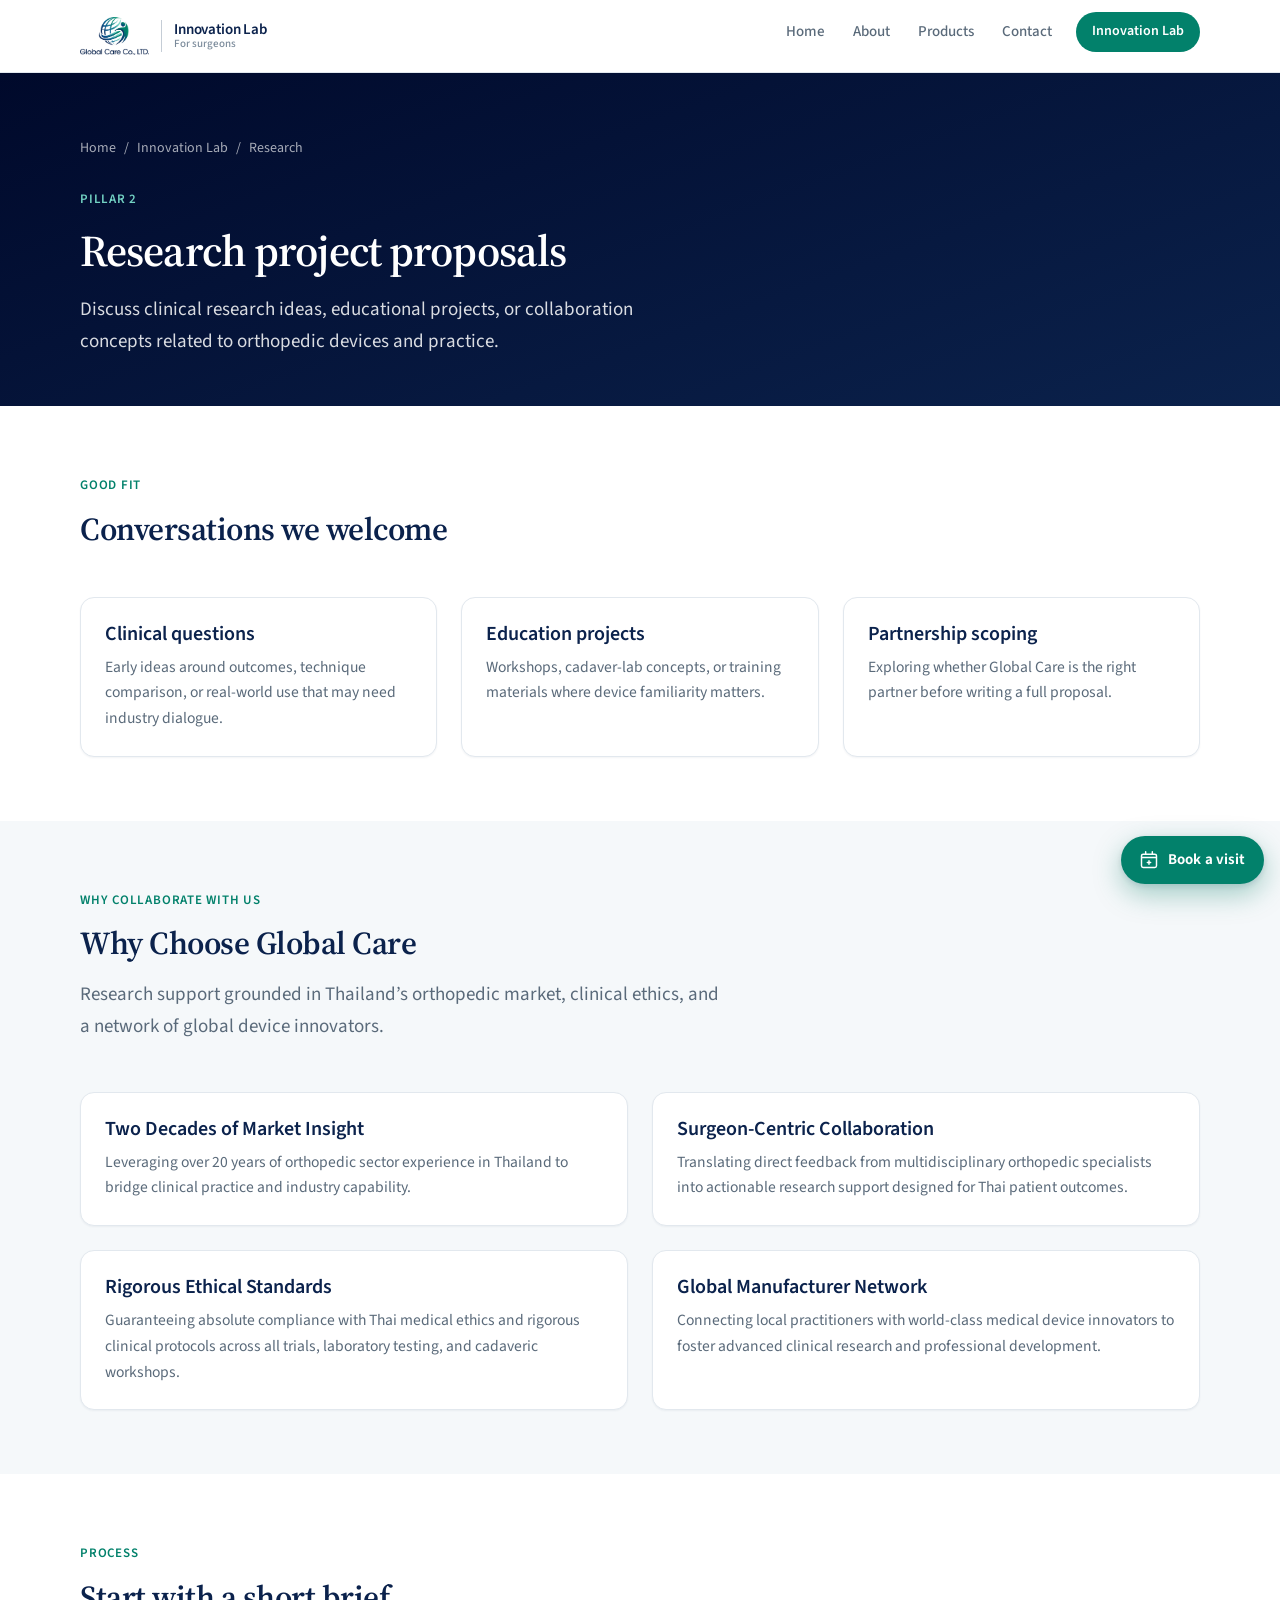
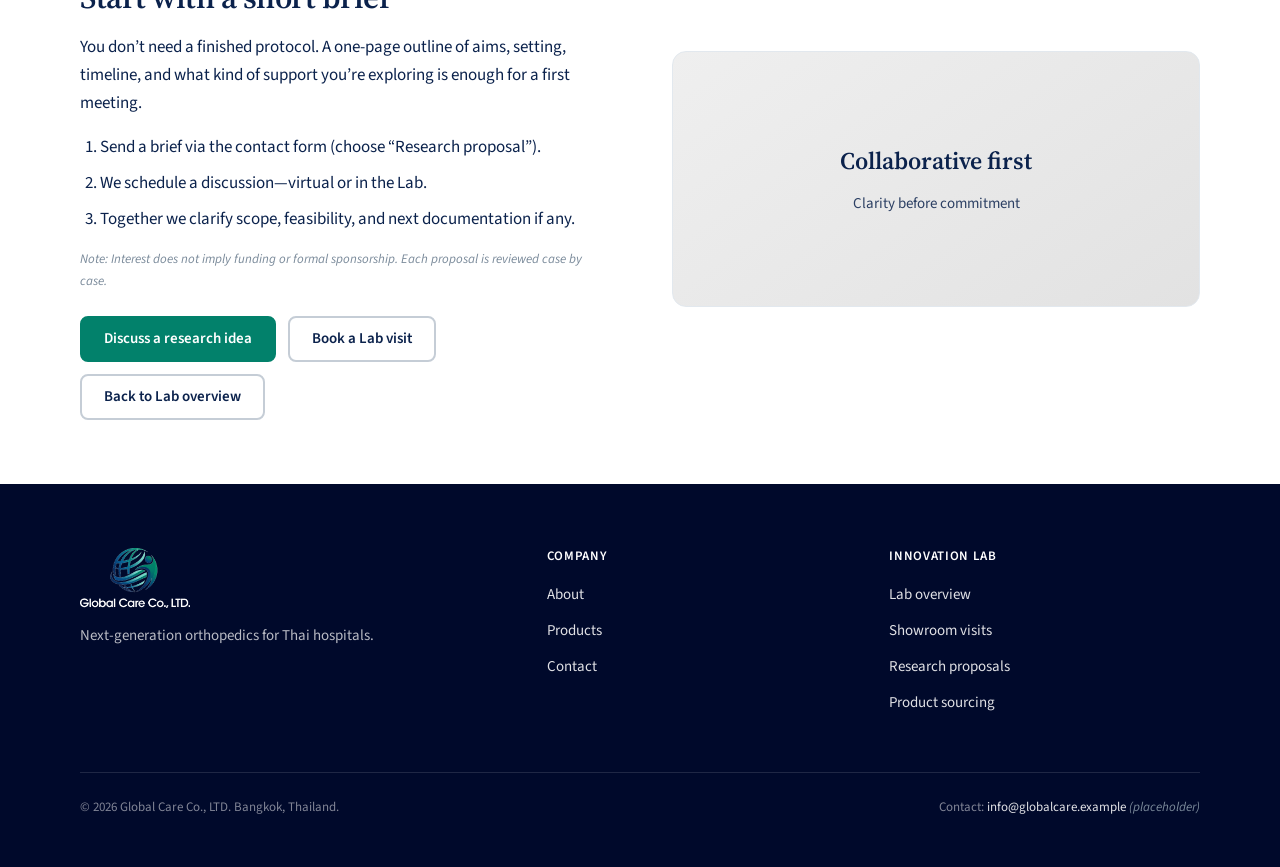
<file: lab/research.html>
<!DOCTYPE html>
<html lang="en-US">
<head>
  <meta charset="UTF-8">
  <meta name="viewport" content="width=device-width, initial-scale=1">
  <meta name="description" content="Discuss orthopedic research project proposals with Global Care Innovation Lab.">
  <title>Research Proposals — Innovation Lab</title>
  <link rel="preconnect" href="https://fonts.googleapis.com">
  <link rel="preconnect" href="https://fonts.gstatic.com" crossorigin>
  <link href="https://fonts.googleapis.com/css2?family=Source+Sans+3:ital,wght@0,400;0,500;0,600;0,700;1,400&family=Source+Serif+4:opsz,wght@8..60,600;8..60,700&display=swap" rel="stylesheet">
  <link rel="icon" href="../assets/favicon.ico" sizes="any">
  <link rel="icon" type="image/png" href="../assets/favicon-32.png" sizes="32x32">
  <link rel="apple-touch-icon" href="../assets/favicon-180.png">
  <link rel="stylesheet" href="../css/styles.css">
</head>
<body class="is-lab">
  <a class="skip-link" href="#main">Skip to content</a>

  <header class="site-header">
    <div class="container site-header__inner">
      <a class="logo logo__lockup" href="../lab/index.html" aria-label="Global Care Innovation Lab">
        <img class="logo__img logo__img--sm" src="../assets/logo-color.png" alt="Global Care Co., LTD." width="160" height="87">
        <span class="logo__divider" aria-hidden="true"></span>
        <span class="logo__lab-text">
          <span class="logo__lab-name">Innovation Lab</span>
          <span class="logo__lab-tag">For surgeons</span>
        </span>
      </a>
      <button class="nav-toggle" type="button" aria-controls="site-nav" aria-expanded="false">Menu</button>
      <nav class="nav" id="site-nav" aria-label="Primary">
        <ul class="nav__list">
          <li><a href="../index.html">Home</a></li>
          <li><a href="../about.html">About</a></li>
          <li><a href="../products.html">Products</a></li>
          <li><a href="../contact.html">Contact</a></li>
          <li class="nav__lab"><a href="../lab/index.html" aria-current="page">Innovation Lab</a></li>
        </ul>
      </nav>
    </div>
  </header>

  <main id="main">

    <header class="page-hero page-hero--lab">
      <div class="container">
        <nav aria-label="Breadcrumb">
          <ol class="breadcrumb">
            <li><a href="../index.html">Home</a></li>
            <li aria-hidden="true">/</li>
            <li><a href="index.html">Innovation Lab</a></li>
            <li aria-hidden="true">/</li>
            <li>Research</li>
          </ol>
        </nav>
        <p class="eyebrow">Pillar 2</p>
        <h1>Research project proposals</h1>
        <p class="lead">Discuss clinical research ideas, educational projects, or collaboration concepts related to orthopedic devices and practice.</p>
      </div>
    </header>

    <section class="section" aria-labelledby="fit-heading">
      <div class="container">
        <div class="section-header">
          <p class="eyebrow">Good fit</p>
          <h2 id="fit-heading">Conversations we welcome</h2>
        </div>
        <div class="grid-3">
          <article class="card card--lab">
            <h3>Clinical questions</h3>
            <p>Early ideas around outcomes, technique comparison, or real-world use that may need industry dialogue.</p>
          </article>
          <article class="card card--lab">
            <h3>Education projects</h3>
            <p>Workshops, cadaver-lab concepts, or training materials where device familiarity matters.</p>
          </article>
          <article class="card card--lab">
            <h3>Partnership scoping</h3>
            <p>Exploring whether Global Care is the right partner before writing a full proposal.</p>
          </article>
        </div>
      </div>
    </section>


    <section class="section section--alt" aria-labelledby="why-heading" id="why-collaborate">
      <div class="container">
        <div class="section-header">
          <p class="eyebrow">Why collaborate with us</p>
          <h2 id="why-heading">Why Choose Global Care</h2>
          <p class="lead">Research support grounded in Thailand’s orthopedic market, clinical ethics, and a network of global device innovators.</p>
        </div>
        <div class="grid-2">
          <article class="card card--lab">
            <h3>Two Decades of Market Insight</h3>
            <p>Leveraging over 20 years of orthopedic sector experience in Thailand to bridge clinical practice and industry capability.</p>
          </article>
          <article class="card card--lab">
            <h3>Surgeon-Centric Collaboration</h3>
            <p>Translating direct feedback from multidisciplinary orthopedic specialists into actionable research support designed for Thai patient outcomes.</p>
          </article>
          <article class="card card--lab">
            <h3>Rigorous Ethical Standards</h3>
            <p>Guaranteeing absolute compliance with Thai medical ethics and rigorous clinical protocols across all trials, laboratory testing, and cadaveric workshops.</p>
          </article>
          <article class="card card--lab">
            <h3>Global Manufacturer Network</h3>
            <p>Connecting local practitioners with world-class medical device innovators to foster advanced clinical research and professional development.</p>
          </article>
        </div>
      </div>
    </section>

    <section class="section" aria-labelledby="process-heading">
      <div class="container split">
        <div>
          <p class="eyebrow">Process</p>
          <h2 id="process-heading">Start with a short brief</h2>
          <p>You don’t need a finished protocol. A one-page outline of aims, setting, timeline, and what kind of support you’re exploring is enough for a first meeting.</p>
          <ol>
            <li>Send a brief via the contact form (choose “Research proposal”).</li>
            <li>We schedule a discussion—virtual or in the Lab.</li>
            <li>Together we clarify scope, feasibility, and next documentation if any.</li>
          </ol>
          <p class="placeholder-note">Note: Interest does not imply funding or formal sponsorship. Each proposal is reviewed case by case.</p>
          <div class="btn-group">
            <a class="btn btn--primary" href="../contact.html?interest=research">Discuss a research idea</a>
            <button type="button" class="btn btn--secondary" data-open-booking data-booking-focus="research">Book a Lab visit</button>
            <a class="btn btn--secondary" href="index.html">Back to Lab overview</a>
          </div>
        </div>
        <div class="split__visual split__visual--lab" aria-hidden="true">
          <div class="split__visual-inner">
            <strong>Collaborative first</strong>
            <span>Clarity before commitment</span>
          </div>
        </div>
      </div>
    </section>

  </main>

  <footer class="site-footer">
    <div class="container">
      <div class="footer__grid">
        <div class="footer__brand">
          <a class="logo footer-logo" href="../index.html">
            <img class="logo__img" src="../assets/logo-footer.png" alt="Global Care Co., LTD." width="200" height="109">
          </a>
          <p>Next-generation orthopedics for Thai hospitals.</p>
        </div>
        <div class="footer__col">
          <h4>Company</h4>
          <ul>
            <li><a href="../about.html">About</a></li>
            <li><a href="../products.html">Products</a></li>
            <li><a href="../contact.html">Contact</a></li>
          </ul>
        </div>
        <div class="footer__col">
          <h4>Innovation Lab</h4>
          <ul>
            <li><a href="../lab/index.html">Lab overview</a></li>
            <li><a href="../lab/showroom.html">Showroom visits</a></li>
            <li><a href="../lab/research.html">Research proposals</a></li>
            <li><a href="../lab/sourcing.html">Product sourcing</a></li>
          </ul>
        </div>
      </div>
      <div class="footer__bottom">
        <p>© <span data-year>2026</span> Global Care Co., LTD. Bangkok, Thailand.</p>
        <p>Contact: <a href="mailto:info@globalcare.example">info@globalcare.example</a> <span class="placeholder-note">(placeholder)</span></p>
      </div>
    </div>
  </footer>

  <script src="../js/main.js"></script>
  <script src="../js/lab-booking.js"></script>
</body>
</html>
</file>
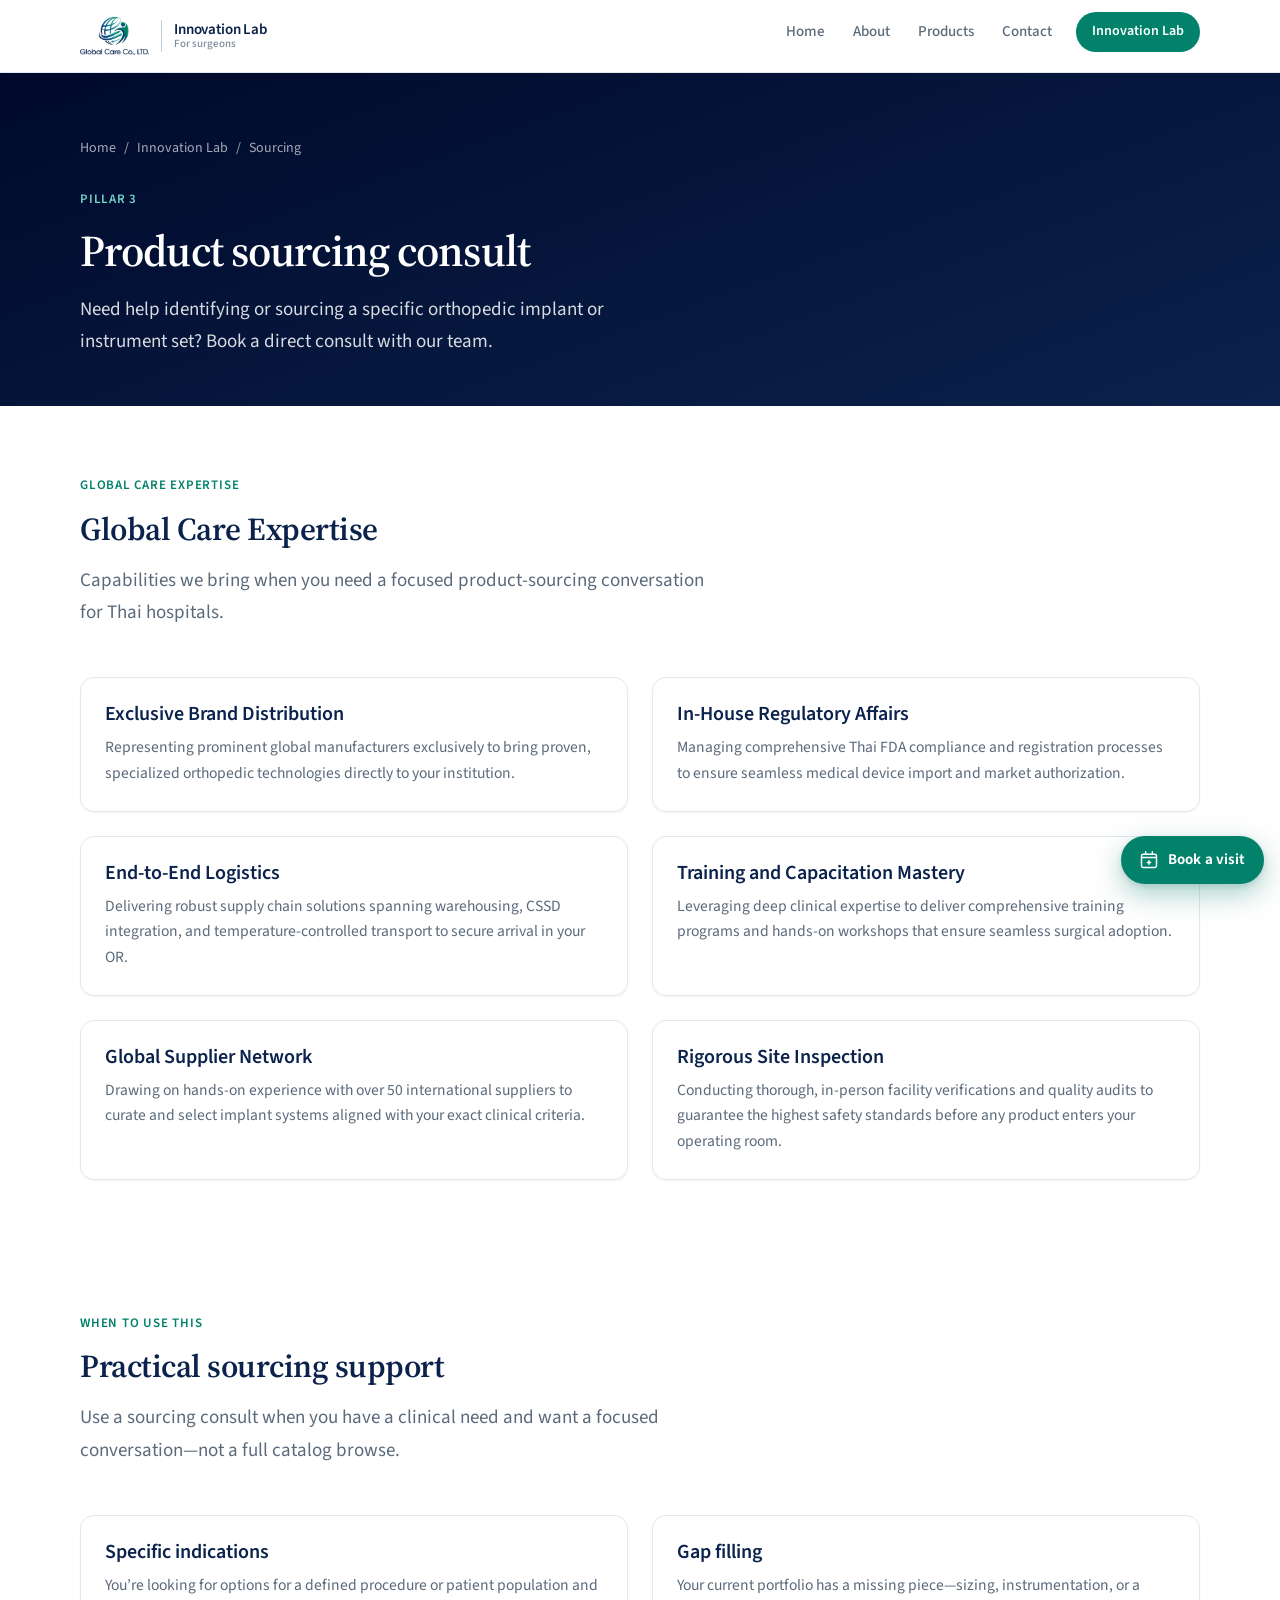
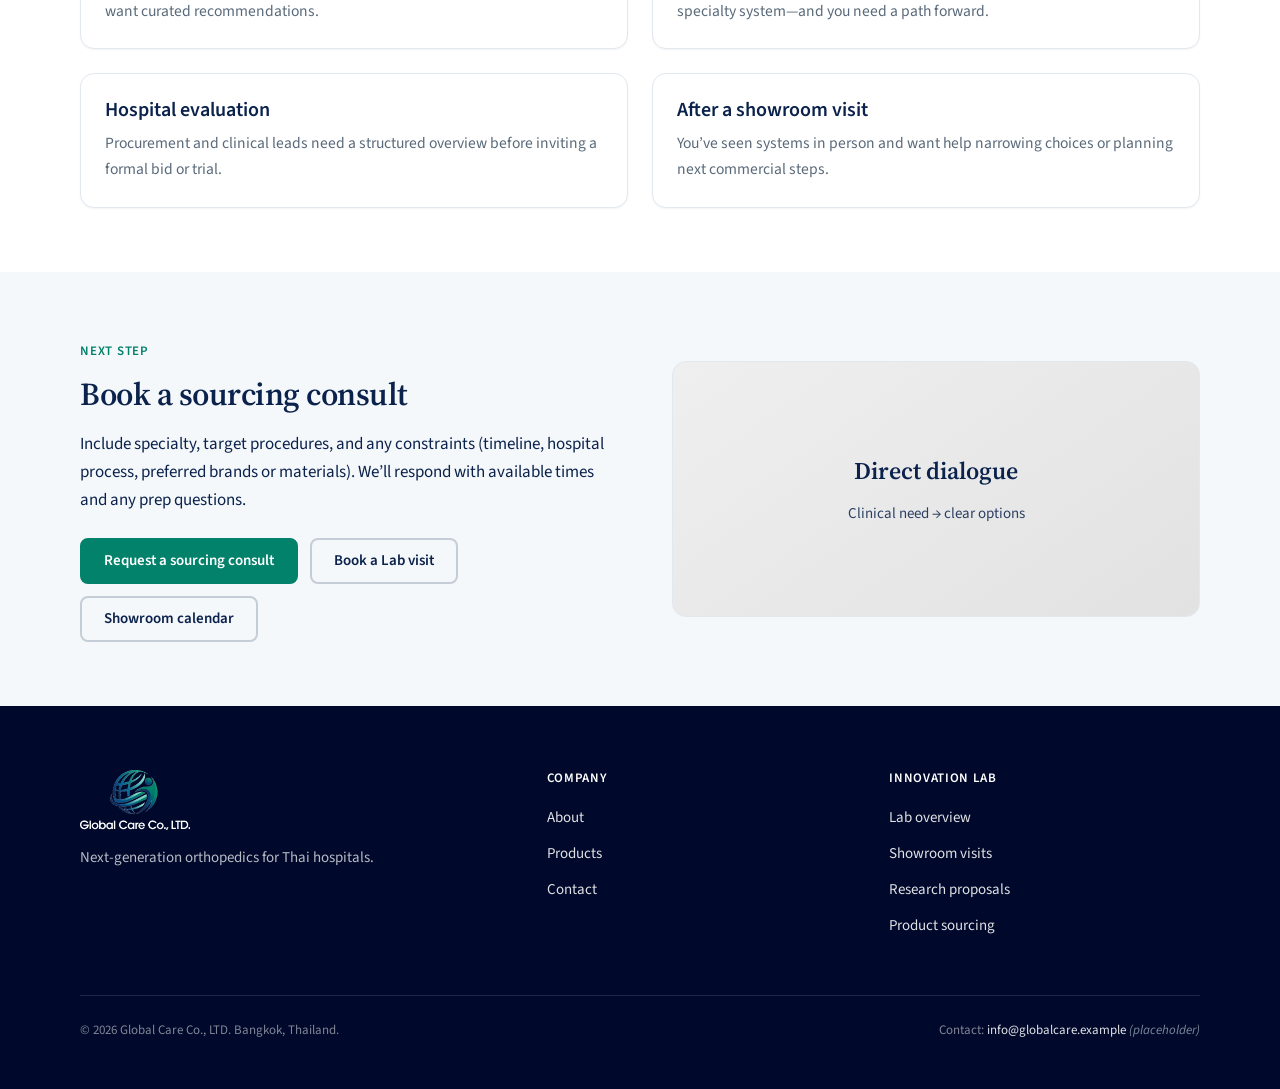
<file: lab/sourcing.html>
<!DOCTYPE html>
<html lang="en-US">
<head>
  <meta charset="UTF-8">
  <meta name="viewport" content="width=device-width, initial-scale=1">
  <meta name="description" content="Consult Global Care Innovation Lab for orthopedic product sourcing support in Thailand.">
  <title>Product Sourcing — Innovation Lab</title>
  <link rel="preconnect" href="https://fonts.googleapis.com">
  <link rel="preconnect" href="https://fonts.gstatic.com" crossorigin>
  <link href="https://fonts.googleapis.com/css2?family=Source+Sans+3:ital,wght@0,400;0,500;0,600;0,700;1,400&family=Source+Serif+4:opsz,wght@8..60,600;8..60,700&display=swap" rel="stylesheet">
  <link rel="icon" href="../assets/favicon.ico" sizes="any">
  <link rel="icon" type="image/png" href="../assets/favicon-32.png" sizes="32x32">
  <link rel="apple-touch-icon" href="../assets/favicon-180.png">
  <link rel="stylesheet" href="../css/styles.css">
</head>
<body class="is-lab">
  <a class="skip-link" href="#main">Skip to content</a>

  <header class="site-header">
    <div class="container site-header__inner">
      <a class="logo logo__lockup" href="../lab/index.html" aria-label="Global Care Innovation Lab">
        <img class="logo__img logo__img--sm" src="../assets/logo-color.png" alt="Global Care Co., LTD." width="160" height="87">
        <span class="logo__divider" aria-hidden="true"></span>
        <span class="logo__lab-text">
          <span class="logo__lab-name">Innovation Lab</span>
          <span class="logo__lab-tag">For surgeons</span>
        </span>
      </a>
      <button class="nav-toggle" type="button" aria-controls="site-nav" aria-expanded="false">Menu</button>
      <nav class="nav" id="site-nav" aria-label="Primary">
        <ul class="nav__list">
          <li><a href="../index.html">Home</a></li>
          <li><a href="../about.html">About</a></li>
          <li><a href="../products.html">Products</a></li>
          <li><a href="../contact.html">Contact</a></li>
          <li class="nav__lab"><a href="../lab/index.html" aria-current="page">Innovation Lab</a></li>
        </ul>
      </nav>
    </div>
  </header>

  <main id="main">

    <header class="page-hero page-hero--lab">
      <div class="container">
        <nav aria-label="Breadcrumb">
          <ol class="breadcrumb">
            <li><a href="../index.html">Home</a></li>
            <li aria-hidden="true">/</li>
            <li><a href="index.html">Innovation Lab</a></li>
            <li aria-hidden="true">/</li>
            <li>Sourcing</li>
          </ol>
        </nav>
        <p class="eyebrow">Pillar 3</p>
        <h1>Product sourcing consult</h1>
        <p class="lead">Need help identifying or sourcing a specific orthopedic implant or instrument set? Book a direct consult with our team.</p>
      </div>
    </header>

    <section class="section" aria-labelledby="expertise-heading">
      <div class="container">
        <div class="section-header">
          <p class="eyebrow">Global Care expertise</p>
          <h2 id="expertise-heading">Global Care Expertise</h2>
          <p class="lead">Capabilities we bring when you need a focused product-sourcing conversation for Thai hospitals.</p>
        </div>
        <div class="grid-2">
          <article class="card card--lab">
            <h3>Exclusive Brand Distribution</h3>
            <p>Representing prominent global manufacturers exclusively to bring proven, specialized orthopedic technologies directly to your institution.</p>
          </article>
          <article class="card card--lab">
            <h3>In-House Regulatory Affairs</h3>
            <p>Managing comprehensive Thai FDA compliance and registration processes to ensure seamless medical device import and market authorization.</p>
          </article>
          <article class="card card--lab">
            <h3>End-to-End Logistics</h3>
            <p>Delivering robust supply chain solutions spanning warehousing, CSSD integration, and temperature-controlled transport to secure arrival in your OR.</p>
          </article>
          <article class="card card--lab">
            <h3>Training and Capacitation Mastery</h3>
            <p>Leveraging deep clinical expertise to deliver comprehensive training programs and hands-on workshops that ensure seamless surgical adoption.</p>
          </article>
          <article class="card card--lab">
            <h3>Global Supplier Network</h3>
            <p>Drawing on hands-on experience with over 50 international suppliers to curate and select implant systems aligned with your exact clinical criteria.</p>
          </article>
          <article class="card card--lab">
            <h3>Rigorous Site Inspection</h3>
            <p>Conducting thorough, in-person facility verifications and quality audits to guarantee the highest safety standards before any product enters your operating room.</p>
          </article>
        </div>
      </div>
    </section>

    <section class="section" aria-labelledby="when-heading">
      <div class="container">
        <div class="section-header">
          <p class="eyebrow">When to use this</p>
          <h2 id="when-heading">Practical sourcing support</h2>
          <p class="lead">Use a sourcing consult when you have a clinical need and want a focused conversation—not a full catalog browse.</p>
        </div>
        <div class="grid-2">
          <article class="card card--lab">
            <h3>Specific indications</h3>
            <p>You’re looking for options for a defined procedure or patient population and want curated recommendations.</p>
          </article>
          <article class="card card--lab">
            <h3>Gap filling</h3>
            <p>Your current portfolio has a missing piece—sizing, instrumentation, or a specialty system—and you need a path forward.</p>
          </article>
          <article class="card card--lab">
            <h3>Hospital evaluation</h3>
            <p>Procurement and clinical leads need a structured overview before inviting a formal bid or trial.</p>
          </article>
          <article class="card card--lab">
            <h3>After a showroom visit</h3>
            <p>You’ve seen systems in person and want help narrowing choices or planning next commercial steps.</p>
          </article>
        </div>
      </div>
    </section>

    <section class="section section--alt" aria-labelledby="cta-heading">
      <div class="container split">
        <div>
          <p class="eyebrow">Next step</p>
          <h2 id="cta-heading">Book a sourcing consult</h2>
          <p>Include specialty, target procedures, and any constraints (timeline, hospital process, preferred brands or materials). We’ll respond with available times and any prep questions.</p>
          <div class="btn-group">
            <a class="btn btn--primary" href="../contact.html?interest=sourcing">Request a sourcing consult</a>
            <button type="button" class="btn btn--secondary" data-open-booking data-booking-focus="sourcing">Book a Lab visit</button>
            <a class="btn btn--secondary" href="showroom.html#visit-calendar">Showroom calendar</a>
          </div>
        </div>
        <div class="split__visual split__visual--lab" aria-hidden="true">
          <div class="split__visual-inner">
            <strong>Direct dialogue</strong>
            <span>Clinical need → clear options</span>
          </div>
        </div>
      </div>
    </section>

  </main>

  <footer class="site-footer">
    <div class="container">
      <div class="footer__grid">
        <div class="footer__brand">
          <a class="logo footer-logo" href="../index.html">
            <img class="logo__img" src="../assets/logo-footer.png" alt="Global Care Co., LTD." width="200" height="109">
          </a>
          <p>Next-generation orthopedics for Thai hospitals.</p>
        </div>
        <div class="footer__col">
          <h4>Company</h4>
          <ul>
            <li><a href="../about.html">About</a></li>
            <li><a href="../products.html">Products</a></li>
            <li><a href="../contact.html">Contact</a></li>
          </ul>
        </div>
        <div class="footer__col">
          <h4>Innovation Lab</h4>
          <ul>
            <li><a href="../lab/index.html">Lab overview</a></li>
            <li><a href="../lab/showroom.html">Showroom visits</a></li>
            <li><a href="../lab/research.html">Research proposals</a></li>
            <li><a href="../lab/sourcing.html">Product sourcing</a></li>
          </ul>
        </div>
      </div>
      <div class="footer__bottom">
        <p>© <span data-year>2026</span> Global Care Co., LTD. Bangkok, Thailand.</p>
        <p>Contact: <a href="mailto:info@globalcare.example">info@globalcare.example</a> <span class="placeholder-note">(placeholder)</span></p>
      </div>
    </div>
  </footer>

  <script src="../js/main.js"></script>
  <script src="../js/lab-booking.js"></script>
</body>
</html>
</file>
<file: css/styles.css>
/* ==========================================================================
   Global Care — Design System
   Official color logo palette (navy + teal). See README.
   ========================================================================== */

:root {
  /* Official brand palette (from color logo) */
  --navy-deep: #00092b;
  --navy: #0b224c;
  --navy-mid: #003060;
  --teal: #02816b;
  --teal-deep: #007860;
  --teal-light: #73d3c4;
  --teal-mist: #e8faf8;

  --gc-ink: var(--navy);
  --gc-charcoal: var(--navy-mid);
  --gc-primary: var(--teal);
  --gc-primary-dark: var(--teal-deep);
  --gc-primary-light: var(--teal-light);
  --gc-accent: var(--teal);
  --gc-accent-soft: var(--teal-mist);

  --lab-primary: var(--navy);
  --lab-accent: var(--teal);
  --lab-accent-warm: var(--teal-light);
  --lab-accent-soft: var(--teal-mist);
  --lab-surface: var(--surface-soft);

  --ink: #0b224c;
  --ink-muted: #5a6a7a;
  --ink-subtle: #7a8a9a;
  --muted: #5a6a7a;
  --surface: #ffffff;
  --surface-soft: #f5f8fa;
  --surface-alt: #f5f8fa;
  --surface-warm: #f7fafb;
  --border: #e2e8ee;
  --border-strong: #c5cdd6;

  --success: var(--teal);
  --focus-ring: var(--teal);

  --font-sans: "Source Sans 3", "Source Sans Pro", system-ui, -apple-system, "Segoe UI", Roboto, sans-serif;
  --font-display: "Source Serif 4", "Source Serif Pro", Georgia, "Times New Roman", serif;

  --space-1: 0.25rem;
  --space-2: 0.5rem;
  --space-3: 0.75rem;
  --space-4: 1rem;
  --space-5: 1.5rem;
  --space-6: 2rem;
  --space-7: 3rem;
  --space-8: 4rem;
  --space-9: 6rem;

  --max-width: 1120px;
  --header-h: 4.5rem;
  --radius: 0.5rem;
  --radius-lg: 0.875rem;
  --shadow-sm: 0 1px 2px rgba(11, 34, 76, 0.05);
  --shadow-md: 0 4px 16px rgba(11, 34, 76, 0.08);
  --shadow-lg: 0 12px 40px rgba(11, 34, 76, 0.12);

  --ease-out: cubic-bezier(0.23, 1, 0.32, 1);
  --ease-in-out: cubic-bezier(0.77, 0, 0.175, 1);
  --ease-drawer: cubic-bezier(0.32, 0.72, 0, 1);
  --ease: var(--ease-out);
  --duration: 180ms;
  --brand-gradient: linear-gradient(135deg, #007860 0%, #02816b 40%, #0b224c 100%);
}

*, *::before, *::after { box-sizing: border-box; }

html { scroll-behavior: smooth; }

body {
  margin: 0;
  font-family: var(--font-sans);
  font-size: 1.0625rem;
  line-height: 1.65;
  color: var(--ink);
  background: var(--surface);
  -webkit-font-smoothing: antialiased;
  display: flex;
  flex-direction: column;
  min-height: 100vh;
}

main { flex: 1; }

img { max-width: 100%; height: auto; display: block; }

a {
  color: var(--gc-primary);
  text-decoration-thickness: 1px;
  text-underline-offset: 0.2em;
  transition: color var(--duration) var(--ease);
}

a:hover { color: var(--gc-primary-light); }

a:focus-visible,
button:focus-visible,
input:focus-visible,
select:focus-visible,
textarea:focus-visible {
  outline: 2px solid var(--focus-ring);
  outline-offset: 2px;
}

h1, h2, h3, h4 {
  font-family: var(--font-display);
  font-weight: 600;
  line-height: 1.25;
  color: var(--ink);
  margin: 0 0 var(--space-4);
}

h1 { font-size: clamp(2rem, 4vw, 2.75rem); letter-spacing: -0.02em; }
h2 { font-size: clamp(1.5rem, 3vw, 2rem); letter-spacing: -0.015em; }
h3 { font-size: 1.25rem; font-family: var(--font-sans); font-weight: 600; }
h4 { font-size: 1.0625rem; font-family: var(--font-sans); font-weight: 600; }

p { margin: 0 0 var(--space-4); }
p:last-child { margin-bottom: 0; }

ul, ol { margin: 0 0 var(--space-4); padding-left: 1.25rem; }
li { margin-bottom: var(--space-2); }
strong { font-weight: 600; }

.skip-link {
  position: absolute;
  left: var(--space-4);
  top: -100%;
  z-index: 1000;
  padding: var(--space-2) var(--space-4);
  background: var(--navy-deep);
  color: #fff;
  border-radius: var(--radius);
  text-decoration: none;
  font-weight: 600;
}
.skip-link:focus { top: var(--space-4); }

.container {
  width: min(100% - 2rem, var(--max-width));
  margin-inline: auto;
}

.section { padding: var(--space-8) 0; }
.section--alt { background: var(--surface-alt); }
.section--warm { background: var(--surface-warm); }

.section--primary {
  background: var(--navy-deep);
  color: #fff;
}
.section--primary h2,
.section--primary h3,
.section--primary a { color: #fff; }

.section--lab {
  background: linear-gradient(135deg, #00092b 0%, #0b224c 55%, #003060 100%);
  color: #fff;
}
.section--lab h2,
.section--lab h3,
.section--lab a { color: #fff; }

.section-header { max-width: 40rem; margin-bottom: var(--space-7); }
.section-header--center { text-align: center; margin-inline: auto; }

.eyebrow {
  display: inline-block;
  font-family: var(--font-sans);
  font-size: 0.8125rem;
  font-weight: 600;
  letter-spacing: 0.06em;
  text-transform: uppercase;
  color: var(--gc-primary);
  margin-bottom: var(--space-3);
}

.section--lab .eyebrow,
.section--primary .eyebrow { color: rgba(255, 255, 255, 0.7); }

.lead {
  font-size: 1.1875rem;
  color: var(--ink-muted);
  line-height: 1.7;
}
.section--lab .lead,
.section--primary .lead { color: rgba(255, 255, 255, 0.85); }

/* Header */
.site-header {
  position: sticky;
  top: 0;
  z-index: 100;
  background: rgba(255, 255, 255, 0.94);
  backdrop-filter: blur(12px);
  border-bottom: 1px solid var(--border);
  transition: box-shadow 240ms var(--ease-out), background-color 240ms var(--ease-out);
}
.site-header.is-scrolled {
  background: rgba(255, 255, 255, 0.86);
  box-shadow: 0 8px 24px -16px rgba(11, 34, 76, 0.28);
}

.site-header__inner {
  display: flex;
  align-items: center;
  justify-content: space-between;
  height: var(--header-h);
  gap: var(--space-4);
}

.logo {
  display: flex;
  align-items: center;
  gap: var(--space-3);
  text-decoration: none;
  color: var(--ink);
  flex-shrink: 0;
}
.logo:hover { color: var(--ink); }

.logo__img {
  height: 2.75rem;
  width: auto;
  display: block;
}

.logo__img--sm {
  height: 2.35rem;
}

.logo__lockup {
  display: flex;
  align-items: center;
  gap: var(--space-3);
}

.logo__divider {
  width: 1px;
  height: 2rem;
  background: var(--border-strong);
  flex-shrink: 0;
}

.logo__lab-text {
  display: flex;
  flex-direction: column;
  line-height: 1.15;
}

.logo__lab-name {
  font-family: var(--font-sans);
  font-weight: 600;
  font-size: 0.9375rem;
  color: var(--ink);
  letter-spacing: -0.01em;
}

.logo__lab-tag {
  font-size: 0.6875rem;
  font-weight: 500;
  color: var(--ink-subtle);
}

.footer-logo .logo__img {
  height: 3.75rem;
  width: auto;
  image-rendering: -webkit-optimize-contrast;
}

.nav {
  display: flex;
  align-items: center;
  gap: var(--space-1);
}

.nav__list {
  display: flex;
  align-items: center;
  gap: var(--space-1);
  list-style: none;
  margin: 0;
  padding: 0;
}

.nav__list a {
  display: block;
  padding: var(--space-2) var(--space-3);
  color: var(--ink-muted);
  text-decoration: none;
  font-size: 0.9375rem;
  font-weight: 500;
  border-radius: var(--radius);
  transition: background var(--duration) var(--ease), color var(--duration) var(--ease);
}

.nav__list a:hover,
.nav__list a[aria-current="page"] {
  color: var(--navy);
  background: var(--teal-mist);
}

.nav__lab { margin-left: var(--space-2); }

.nav__lab a {
  background: var(--navy-deep);
  color: #fff !important;
  padding: var(--space-2) var(--space-4);
  border-radius: 999px;
  font-weight: 600;
  font-size: 0.875rem;
  text-decoration: none;
  transition: background var(--duration) var(--ease);
}

.nav__lab a:hover,
.nav__lab a[aria-current="page"] {
  background: var(--teal);
  color: #fff !important;
}

body.is-lab .nav__lab a {
  background: var(--gc-primary);
}
body.is-lab .nav__lab a:hover {
  background: var(--gc-primary-dark);
}

.nav-toggle {
  display: none;
  background: none;
  border: 1px solid var(--border);
  border-radius: var(--radius);
  padding: var(--space-2) var(--space-3);
  cursor: pointer;
  font-family: inherit;
  font-size: 0.875rem;
  font-weight: 600;
  color: var(--ink);
}
.nav-toggle:hover { background: var(--surface-alt); }

/* Buttons */
.btn {
  display: inline-flex;
  align-items: center;
  justify-content: center;
  gap: var(--space-2);
  padding: 0.75rem 1.375rem;
  font-family: inherit;
  font-size: 0.9375rem;
  font-weight: 600;
  line-height: 1.2;
  text-decoration: none;
  border-radius: var(--radius);
  border: 2px solid transparent;
  cursor: pointer;
  transition: background-color var(--duration) var(--ease), color var(--duration) var(--ease),
    border-color var(--duration) var(--ease), box-shadow 220ms var(--ease-out), transform 160ms var(--ease-out);
}
.btn:hover { text-decoration: none; }
.btn:active { transform: scale(0.97); }

.btn--primary {
  background: var(--teal);
  color: #fff;
  border-color: var(--teal);
}
.btn--primary:hover {
  background: var(--teal-deep);
  border-color: var(--teal-deep);
  color: #fff;
}

.btn--secondary {
  background: transparent;
  color: var(--navy);
  border-color: var(--border-strong);
}
.btn--secondary:hover {
  border-color: var(--navy);
  background: var(--teal-mist);
  color: var(--navy);
}

.btn--teal {
  background: var(--gc-primary);
  color: #fff;
  border-color: var(--gc-primary);
}
.btn--teal:hover {
  background: var(--gc-primary-dark);
  border-color: var(--gc-primary-dark);
  color: #fff;
}

.btn--light {
  background: #fff;
  color: var(--gc-ink);
  border-color: #fff;
}
.btn--light:hover {
  background: var(--surface-alt);
  color: var(--gc-ink);
}

.btn--outline-light {
  background: transparent;
  color: #fff;
  border-color: rgba(255, 255, 255, 0.45);
}
.btn--outline-light:hover {
  background: rgba(255, 255, 255, 0.1);
  border-color: #fff;
  color: #fff;
}

.btn--lab {
  background: var(--gc-primary);
  color: #fff;
  border-color: var(--gc-primary);
}
.btn--lab:hover {
  background: var(--gc-primary-dark);
  border-color: var(--gc-primary-dark);
  color: #fff;
}

.btn--lg { padding: 0.875rem 1.625rem; font-size: 1rem; }

.btn-group {
  display: flex;
  flex-wrap: wrap;
  gap: var(--space-3);
  margin-top: var(--space-5);
}

/* Hero */
.hero {
  padding: var(--space-9) 0 var(--space-8);
  background:
    radial-gradient(ellipse 80% 60% at 90% 10%, rgba(2, 129, 107, 0.08) 0%, transparent 55%),
    radial-gradient(ellipse 50% 40% at 10% 90%, rgba(10, 10, 10, 0.04) 0%, transparent 50%),
    var(--surface-warm);
}

.hero__grid {
  display: grid;
  gap: var(--space-7);
  align-items: center;
}

@media (min-width: 900px) {
  .hero__grid {
    grid-template-columns: 1.15fr 0.85fr;
    gap: var(--space-8);
  }
}

.hero__title { margin-bottom: var(--space-4); }
.hero__actions { margin-top: var(--space-6); }

.hero-card {
  background: var(--surface);
  border: 1px solid var(--border);
  border-radius: var(--radius-lg);
  padding: var(--space-6);
  box-shadow: var(--shadow-md);
}

.hero-card__label {
  font-size: 0.75rem;
  font-weight: 600;
  letter-spacing: 0.05em;
  text-transform: uppercase;
  color: var(--gc-primary);
  margin-bottom: var(--space-3);
}

.hero-card h2 { font-size: 1.375rem; margin-bottom: var(--space-3); }

.hero-card p {
  color: var(--ink-muted);
  font-size: 0.975rem;
  margin-bottom: var(--space-5);
}

.hero-card__list {
  list-style: none;
  padding: 0;
  margin: 0 0 var(--space-5);
}

.hero-card__list li {
  display: flex;
  align-items: flex-start;
  gap: var(--space-3);
  padding: var(--space-3) 0;
  border-top: 1px solid var(--border);
  font-size: 0.9375rem;
  margin: 0;
}
.hero-card__list li:last-child { border-bottom: 1px solid var(--border); }

.hero-card__icon {
  flex-shrink: 0;
  width: 1.75rem;
  height: 1.75rem;
  border-radius: 50%;
  background: var(--gc-accent-soft);
  color: var(--gc-primary);
  display: grid;
  place-items: center;
  font-size: 0.75rem;
  font-weight: 700;
}

.hero--lab {
  background:
    radial-gradient(ellipse 70% 50% at 85% 20%, rgba(2, 129, 107, 0.2) 0%, transparent 50%),
    linear-gradient(160deg, #00092b 0%, #0b224c 50%, #003060 100%);
  color: #fff;
}
.hero--lab h1,
.hero--lab .lead { color: #fff; }
.hero--lab .lead { color: rgba(255, 255, 255, 0.88); }
.hero--lab .eyebrow { color: var(--teal-light); }

.page-hero {
  padding: var(--space-8) 0 var(--space-7);
  background: var(--surface-alt);
  border-bottom: 1px solid var(--border);
}

.page-hero--lab {
  background: linear-gradient(160deg, #00092b 0%, #0b224c 100%);
  color: #fff;
  border-bottom: none;
}
.page-hero--lab h1,
.page-hero--lab .lead,
.page-hero--lab .eyebrow { color: inherit; }
.page-hero--lab .lead { color: rgba(255, 255, 255, 0.85); }
.page-hero--lab .eyebrow { color: var(--teal-light); }
.page-hero .lead { max-width: 38rem; }

.breadcrumb {
  display: flex;
  flex-wrap: wrap;
  gap: var(--space-2);
  list-style: none;
  padding: 0;
  margin: 0 0 var(--space-4);
  font-size: 0.875rem;
  color: var(--ink-subtle);
}
.breadcrumb a { color: var(--ink-muted); text-decoration: none; }
.breadcrumb a:hover { color: var(--gc-primary); text-decoration: underline; }

.page-hero--lab .breadcrumb,
.page-hero--lab .breadcrumb a { color: rgba(255, 255, 255, 0.65); }
.page-hero--lab .breadcrumb a:hover { color: #fff; }

.grid-2, .grid-3 { display: grid; gap: var(--space-5); }

@media (min-width: 640px) {
  .grid-2 { grid-template-columns: repeat(2, 1fr); }
}
@media (min-width: 768px) {
  .grid-3 { grid-template-columns: repeat(3, 1fr); }
}
@media (min-width: 900px) {
  .grid-2--wide { grid-template-columns: 1fr 1fr; gap: var(--space-7); }
}

.card {
  background: var(--surface);
  border: 1px solid var(--border);
  border-radius: var(--radius-lg);
  padding: var(--space-5);
  box-shadow: var(--shadow-sm);
  transition: box-shadow 260ms var(--ease-out), border-color var(--duration) var(--ease), transform 260ms var(--ease-out);
  height: 100%;
  display: flex;
  flex-direction: column;
}
@media (hover: hover) and (pointer: fine) {
  .card:hover {
    box-shadow: var(--shadow-md);
    border-color: var(--border-strong);
    transform: translateY(-3px);
  }
}

.card__icon {
  width: 2.75rem;
  height: 2.75rem;
  border-radius: var(--radius);
  background: var(--gc-accent-soft);
  color: var(--gc-primary);
  display: grid;
  place-items: center;
  font-size: 1.25rem;
  margin-bottom: var(--space-4);
}
.card--lab .card__icon {
  background: var(--surface-alt);
  color: var(--gc-ink);
}

.card h3 { margin-bottom: var(--space-2); }
.card p {
  color: var(--ink-muted);
  font-size: 0.975rem;
  flex-grow: 1;
}

.card__link {
  margin-top: var(--space-4);
  font-weight: 600;
  font-size: 0.9375rem;
  text-decoration: none;
  color: var(--gc-primary);
}
.card--lab .card__link { color: var(--gc-ink); }
.card__link:hover { text-decoration: underline; }

.card__badge {
  display: inline-block;
  font-size: 0.6875rem;
  font-weight: 600;
  letter-spacing: 0.04em;
  text-transform: uppercase;
  padding: 0.2rem 0.5rem;
  border-radius: 999px;
  background: var(--surface-alt);
  color: var(--ink-subtle);
  margin-bottom: var(--space-3);
  width: fit-content;
}

.trust-strip {
  display: grid;
  gap: var(--space-5);
  padding: var(--space-6) 0;
}
@media (min-width: 640px) {
  .trust-strip { grid-template-columns: repeat(3, 1fr); text-align: center; }
}
.trust-item h3 { font-size: 1.0625rem; margin-bottom: var(--space-2); }
.trust-item p { font-size: 0.9375rem; color: var(--ink-muted); margin: 0; }

.split {
  display: grid;
  gap: var(--space-6);
  align-items: center;
}
@media (min-width: 800px) {
  .split { grid-template-columns: 1fr 1fr; gap: var(--space-8); }
  .split--reverse > :first-child { order: 2; }
}

.split__visual {
  background: linear-gradient(145deg, var(--gc-accent-soft) 0%, #d9ecec 100%);
  border-radius: var(--radius-lg);
  min-height: 16rem;
  display: grid;
  place-items: center;
  padding: var(--space-6);
  border: 1px solid var(--border);
}
.split__visual--lab {
  background: linear-gradient(145deg, #efefef 0%, #e2e2e2 100%);
}
.split__visual-inner { text-align: center; color: var(--gc-primary-dark); }
.split__visual--lab .split__visual-inner { color: var(--gc-ink); }
.split__visual-inner strong {
  display: block;
  font-family: var(--font-display);
  font-size: 1.5rem;
  margin-bottom: var(--space-2);
}
.split__visual-inner span { font-size: 0.9375rem; opacity: 0.85; }

.steps {
  counter-reset: step;
  list-style: none;
  padding: 0;
  margin: 0;
  display: grid;
  gap: var(--space-5);
}
@media (min-width: 768px) {
  .steps { grid-template-columns: repeat(3, 1fr); }
}

.step {
  position: relative;
  padding: var(--space-5);
  background: var(--surface);
  border: 1px solid var(--border);
  border-radius: var(--radius-lg);
  margin: 0;
}
.step::before {
  counter-increment: step;
  content: counter(step);
  display: grid;
  place-items: center;
  width: 2rem;
  height: 2rem;
  border-radius: 50%;
  background: var(--navy-deep);
  color: #fff;
  font-weight: 700;
  font-size: 0.875rem;
  margin-bottom: var(--space-4);
}
body.is-lab .step::before { background: var(--gc-primary); }
.step h3 { margin-bottom: var(--space-2); }
.step p { color: var(--ink-muted); font-size: 0.9375rem; margin: 0; }

.product-note {
  background: var(--gc-accent-soft);
  border: 1px solid rgba(2, 129, 107, 0.25);
  border-radius: var(--radius);
  padding: var(--space-4) var(--space-5);
  font-size: 0.9375rem;
  color: var(--gc-primary-dark);
  margin-bottom: var(--space-6);
}
.product-card .card__badge {
  background: var(--gc-accent-soft);
  color: var(--gc-primary);
}
.product-card ul {
  margin: var(--space-3) 0 0;
  padding-left: 1.1rem;
  font-size: 0.9rem;
  color: var(--ink-muted);
}
.product-card li { margin-bottom: var(--space-1); }

.form-layout { display: grid; gap: var(--space-6); }
@media (min-width: 800px) {
  .form-layout { grid-template-columns: 1fr 1.2fr; align-items: start; }
}

.form-panel {
  background: var(--surface);
  border: 1px solid var(--border);
  border-radius: var(--radius-lg);
  padding: var(--space-6);
  box-shadow: var(--shadow-sm);
}

.form-group { margin-bottom: var(--space-4); }
.form-group label {
  display: block;
  font-size: 0.875rem;
  font-weight: 600;
  margin-bottom: var(--space-2);
  color: var(--ink);
}
.form-group .hint {
  font-weight: 400;
  color: var(--ink-subtle);
  font-size: 0.8125rem;
}

.form-group input,
.form-group select,
.form-group textarea {
  width: 100%;
  padding: 0.7rem 0.875rem;
  font-family: inherit;
  font-size: 1rem;
  color: var(--ink);
  background: var(--surface);
  border: 1px solid var(--border-strong);
  border-radius: var(--radius);
  transition: border-color var(--duration) var(--ease), box-shadow var(--duration) var(--ease);
}
.form-group input:hover,
.form-group select:hover,
.form-group textarea:hover { border-color: var(--ink-subtle); }

.form-group input:focus,
.form-group select:focus,
.form-group textarea:focus {
  border-color: var(--gc-primary);
  box-shadow: 0 0 0 3px rgba(2, 129, 107, 0.15);
  outline: none;
}

.form-group textarea { min-height: 8rem; resize: vertical; }

.form-row { display: grid; gap: var(--space-4); }
@media (min-width: 520px) {
  .form-row { grid-template-columns: 1fr 1fr; }
}

.form-actions { margin-top: var(--space-5); }
.form-note {
  font-size: 0.8125rem;
  color: var(--ink-subtle);
  margin-top: var(--space-3);
}

.form-success {
  display: none;
  padding: var(--space-4);
  background: var(--gc-accent-soft);
  border: 1px solid rgba(2, 129, 107, 0.35);
  border-radius: var(--radius);
  color: var(--gc-primary-dark);
  font-weight: 500;
  margin-bottom: var(--space-4);
}
.form-success.is-visible { display: block; }

.contact-details { list-style: none; padding: 0; margin: 0; }
.contact-details li {
  margin-bottom: var(--space-5);
  padding-bottom: var(--space-5);
  border-bottom: 1px solid var(--border);
}
.contact-details li:last-child {
  margin-bottom: 0;
  padding-bottom: 0;
  border-bottom: none;
}
.contact-details strong {
  display: block;
  font-size: 0.8125rem;
  text-transform: uppercase;
  letter-spacing: 0.04em;
  color: var(--ink-subtle);
  margin-bottom: var(--space-1);
}
.contact-details span,
.contact-details a { font-size: 1.0625rem; }

.placeholder-note {
  font-size: 0.8125rem;
  color: var(--ink-subtle);
  font-style: italic;
  margin-top: var(--space-1);
}

.cta-band {
  text-align: center;
  max-width: 36rem;
  margin-inline: auto;
}
.cta-band .btn-group { justify-content: center; }

/* Footer */
.site-footer {
  background: var(--navy-deep);
  color: rgba(255, 255, 255, 0.72);
  padding: var(--space-8) 0 var(--space-6);
  margin-top: auto;
}
.site-footer a {
  color: rgba(255, 255, 255, 0.88);
  text-decoration: none;
}
.site-footer a:hover { color: #fff; text-decoration: underline; }

.footer__grid {
  display: grid;
  gap: var(--space-6);
  margin-bottom: var(--space-7);
}
@media (min-width: 640px) {
  .footer__grid { grid-template-columns: 1.4fr 1fr 1fr; }
}

.footer__brand .logo { margin-bottom: var(--space-4); }
.footer__brand p {
  font-size: 0.9375rem;
  max-width: 22rem;
  margin: 0;
}

.footer__col h4 {
  color: #fff;
  font-size: 0.8125rem;
  text-transform: uppercase;
  letter-spacing: 0.05em;
  margin-bottom: var(--space-4);
}
.footer__col ul { list-style: none; padding: 0; margin: 0; }
.footer__col li { margin-bottom: var(--space-2); }
.footer__col a { font-size: 0.9375rem; }

.footer__bottom {
  padding-top: var(--space-5);
  border-top: 1px solid rgba(255, 255, 255, 0.12);
  display: flex;
  flex-wrap: wrap;
  gap: var(--space-3);
  justify-content: space-between;
  font-size: 0.8125rem;
  color: rgba(255, 255, 255, 0.5);
}

.sr-only {
  position: absolute;
  width: 1px;
  height: 1px;
  padding: 0;
  margin: -1px;
  overflow: hidden;
  clip: rect(0, 0, 0, 0);
  white-space: nowrap;
  border: 0;
}

.text-muted { color: var(--ink-muted); }
.mt-0 { margin-top: 0; }
.mb-0 { margin-bottom: 0; }

@media (max-width: 860px) {
  .nav-toggle { display: inline-flex; align-items: center; }

  .nav {
    position: fixed;
    inset: var(--header-h) 0 auto 0;
    background: var(--surface);
    border-bottom: 1px solid var(--border);
    padding: var(--space-4);
    box-shadow: var(--shadow-lg);
    transform: translateY(-120%);
    opacity: 0;
    visibility: hidden;
    transition: transform var(--duration) var(--ease), opacity var(--duration) var(--ease),
      visibility var(--duration) var(--ease);
  }
  .nav.is-open {
    transform: translateY(0);
    opacity: 1;
    visibility: visible;
  }
  .nav__list {
    flex-direction: column;
    align-items: stretch;
    width: 100%;
  }
  .nav__list a { padding: var(--space-3) var(--space-4); }
  .nav__lab { margin-left: 0; margin-top: var(--space-2); }
  .nav__lab a { text-align: center; display: block; }

  .logo__img { height: 2.35rem; }
  .logo__divider { display: none; }
  .logo__lab-text { display: none; }
}

@media print {
  .site-header, .nav-toggle, .site-footer, .btn-group { display: none; }
  body { color: #000; background: #fff; }
}

/* ==========================================================================
   Interactive OR showroom mockup
   ========================================================================== */

/* 3D tour styles live in the "3D OR tour" block below. */

.or-teaser {
  display: grid;
  gap: var(--space-5);
  align-items: center;
}

@media (min-width: 760px) {
  .or-teaser {
    grid-template-columns: 1.2fr 1fr;
    gap: var(--space-6);
  }
}

.or-teaser__visual {
  position: relative;
  border-radius: var(--radius-lg);
  overflow: hidden;
  box-shadow: var(--shadow-md);
  border: 1px solid var(--border);
}

.or-teaser__visual img {
  width: 100%;
  height: auto;
  display: block;
}

.or-teaser__badge {
  position: absolute;
  left: var(--space-4);
  bottom: var(--space-4);
  padding: 0.35rem 0.75rem;
  border-radius: 999px;
  background: rgba(11, 34, 76, 0.88);
  color: #fff;
  font-size: 0.8125rem;
  font-weight: 600;
}

/* ==========================================================================
   Product category carousels
   ========================================================================== */

.product-jump {
  display: flex;
  flex-wrap: wrap;
  gap: var(--space-2);
  margin-top: var(--space-5);
}

.product-jump a {
  display: inline-flex;
  align-items: center;
  padding: 0.45rem 0.9rem;
  border-radius: 999px;
  border: 1px solid var(--border-strong);
  background: var(--surface);
  color: var(--navy);
  text-decoration: none;
  font-size: 0.875rem;
  font-weight: 600;
  transition: background var(--duration) var(--ease), border-color var(--duration) var(--ease), color var(--duration) var(--ease);
}

.product-jump a:hover {
  background: var(--teal-mist);
  border-color: var(--teal);
  color: var(--teal-deep);
}

.product-category {
  scroll-margin-top: calc(var(--header-h) + 1rem);
}

.product-category .section-header {
  margin-bottom: var(--space-5);
}

.carousel {
  position: relative;
}

.carousel__toolbar {
  display: flex;
  align-items: center;
  justify-content: space-between;
  gap: var(--space-4);
  margin-bottom: var(--space-4);
}

.carousel__status {
  margin: 0;
  font-size: 0.8125rem;
  font-weight: 600;
  color: var(--ink-subtle);
  letter-spacing: 0.02em;
}

.carousel__controls {
  display: flex;
  gap: var(--space-2);
}

.carousel__btn {
  width: 2.5rem;
  height: 2.5rem;
  border-radius: 50%;
  border: 1px solid var(--border-strong);
  background: var(--surface);
  color: var(--navy);
  font-size: 1.5rem;
  line-height: 1;
  cursor: pointer;
  display: grid;
  place-items: center;
  transition: background var(--duration) var(--ease), border-color var(--duration) var(--ease), color var(--duration) var(--ease), opacity var(--duration) var(--ease);
}

.carousel__btn:hover:not(:disabled) {
  background: var(--teal-mist);
  border-color: var(--teal);
  color: var(--teal-deep);
}

.carousel__btn:disabled {
  opacity: 0.35;
  cursor: not-allowed;
}

.carousel__viewport {
  overflow-x: auto;
  overflow-y: hidden;
  scroll-snap-type: x mandatory;
  scroll-behavior: smooth;
  -webkit-overflow-scrolling: touch;
  scrollbar-width: none;
  outline: none;
  margin: 0 calc(-1 * var(--space-1));
  padding: var(--space-1);
}

.carousel__viewport::-webkit-scrollbar {
  display: none;
}

.carousel__viewport:focus-visible {
  outline: 2px solid var(--focus-ring);
  outline-offset: 2px;
  border-radius: var(--radius);
}

.carousel__track {
  display: flex;
  gap: var(--space-4);
  list-style: none;
  margin: 0;
  padding: 0 0 var(--space-2);
}

.carousel__slide {
  flex: 0 0 85%;
  scroll-snap-align: start;
  margin: 0;
  min-width: 0;
}

@media (min-width: 640px) {
  .carousel__slide {
    flex-basis: calc((100% - var(--space-4)) / 2);
  }
}

@media (min-width: 960px) {
  .carousel__slide {
    /* ~2.4 cards so next peeks */
    flex-basis: calc((100% - 2 * var(--space-4)) / 2.4);
  }
}

.product-tile {
  height: 100%;
  display: flex;
  flex-direction: column;
  background: var(--surface);
  border: 1px solid var(--border);
  border-radius: var(--radius-lg);
  padding: var(--space-5);
  box-shadow: var(--shadow-sm);
  transition: box-shadow var(--duration) var(--ease), border-color var(--duration) var(--ease);
}

.product-tile:hover {
  box-shadow: var(--shadow-md);
  border-color: var(--border-strong);
}

.product-tile h3 {
  font-family: var(--font-sans);
  font-size: 1.0625rem;
  font-weight: 600;
  margin: 0 0 var(--space-2);
}

.product-tile p {
  color: var(--ink-muted);
  font-size: 0.9375rem;
  flex-grow: 1;
  margin: 0 0 var(--space-4);
}

.product-tile .card__badge {
  background: var(--gc-accent-soft);
  color: var(--gc-primary);
}

.product-tile .card__link {
  margin-top: auto;
}

.product-tile__visual {
  width: 100%;
  aspect-ratio: 16 / 10;
  border-radius: var(--radius);
  display: grid;
  place-items: center;
  margin-bottom: var(--space-4);
  color: var(--teal);
  background: linear-gradient(145deg, var(--teal-mist) 0%, #d5f0ec 55%, #e8eef6 100%);
  border: 1px solid rgba(2, 129, 107, 0.15);
}

.product-tile__visual svg {
  width: 3.5rem;
  height: 3.5rem;
}

.product-tile__visual--plate { color: var(--teal-deep); }
.product-tile__visual--screw { color: var(--navy); background: linear-gradient(145deg, #e8eef6 0%, var(--teal-mist) 100%); }
.product-tile__visual--nail { color: var(--navy-mid); }
.product-tile__visual--fixator { color: var(--teal); }
.product-tile__visual--hip { color: var(--navy); background: linear-gradient(145deg, #e8eef6 0%, #d9ecec 100%); }
.product-tile__visual--knee { color: var(--teal-deep); }
.product-tile__visual--cage { color: var(--teal); }
.product-tile__visual--rod { color: var(--navy-mid); background: linear-gradient(145deg, var(--teal-mist) 0%, #e8eef6 100%); }
.product-tile__visual--balloon { color: var(--teal-deep); }
.product-tile__visual--needle { color: var(--navy); background: linear-gradient(145deg, #e8eef6 0%, var(--teal-mist) 100%); }
.product-tile__visual--mesh { color: var(--teal); }
.product-tile__visual--probe { color: var(--navy-mid); background: linear-gradient(145deg, var(--teal-mist) 0%, #e8eef6 100%); }
.product-tile__visual--console { color: var(--navy); background: linear-gradient(145deg, #e8eef6 0%, #d9ecec 100%); }
.product-tile__visual--sim { color: var(--teal-deep); }
.product-tile__visual--ar { color: var(--teal); background: linear-gradient(145deg, var(--teal-mist) 0%, #e8eef6 100%); }

.product-tile--link {
  text-decoration: none;
  color: inherit;
  cursor: pointer;
}

.product-tile--link:hover,
.product-tile--link:focus-visible {
  box-shadow: var(--shadow-md);
  border-color: var(--teal);
  outline: none;
}

.product-tile--link:focus-visible {
  box-shadow: var(--shadow-md), 0 0 0 3px rgba(2, 129, 107, 0.35);
}

.product-tile__visual--photo {
  padding: 0;
  overflow: hidden;
  background: linear-gradient(145deg, #eef6f4 0%, var(--teal-mist) 100%);
}

.product-tile__visual--photo img {
  width: 100%;
  height: 100%;
  object-fit: cover;
  display: block;
}

/* Product shots on white: show the whole object instead of cropping to the frame */
.product-tile__visual--cutout {
  grid-template: minmax(0, 1fr) / minmax(0, 1fr);
  padding: var(--space-3);
  background: #fff;
}

.product-tile__visual--cutout img {
  object-fit: contain;
}


.carousel__dots {
  display: flex;
  flex-wrap: wrap;
  justify-content: center;
  gap: 0.4rem;
  margin-top: var(--space-4);
}

.carousel__dot {
  width: 0.55rem;
  height: 0.55rem;
  padding: 0;
  border: none;
  border-radius: 999px;
  background: var(--border-strong);
  cursor: pointer;
  transition: width var(--duration) var(--ease), background var(--duration) var(--ease);
}

.carousel__dot[aria-selected="true"] {
  width: 1.35rem;
  background: var(--teal);
}

.carousel__dot:hover {
  background: var(--teal-light);
}

.carousel__dot:focus-visible {
  outline: 2px solid var(--focus-ring);
  outline-offset: 2px;
}

@media (prefers-reduced-motion: reduce) {
  .carousel__viewport {
    scroll-behavior: auto;
  }
}

/* About — mission quote */
.narrow {
  max-width: 42rem;
}

.mission-quote {
  margin: var(--space-5) 0 var(--space-6);
  padding: var(--space-5) var(--space-6);
  border-left: 4px solid var(--teal);
  background: var(--teal-mist);
  border-radius: 0 var(--radius-lg) var(--radius-lg) 0;
}

.mission-quote p {
  margin: 0;
  font-family: var(--font-display);
  font-size: 1.25rem;
  font-weight: 600;
  line-height: 1.45;
  color: var(--navy);
}


.values-grid .card h3 {
  color: var(--teal-deep);
}


.btn--sm { padding: 0.45rem 0.85rem; font-size: 0.85rem; }

/* ==========================================================================
   Lab booking / calendar
   ========================================================================== */

body.lab-booking-open {
  overflow: hidden;
}

/* Floating Book a visit button */
.lab-booking-fab {
  position: fixed;
  right: max(1rem, env(safe-area-inset-right));
  bottom: max(1rem, env(safe-area-inset-bottom));
  z-index: 110;
  display: inline-flex;
  align-items: center;
  gap: 0.55rem;
  padding: 0.85rem 1.15rem;
  border: 0;
  border-radius: 999px;
  background: var(--teal);
  color: #fff;
  font-family: inherit;
  font-size: 0.9375rem;
  font-weight: 650;
  letter-spacing: 0.01em;
  box-shadow: 0 10px 28px rgba(0, 120, 96, 0.35), 0 2px 6px rgba(11, 34, 76, 0.12);
  cursor: pointer;
  transition: background var(--duration) var(--ease), transform var(--duration) var(--ease), box-shadow var(--duration) var(--ease);
}
.lab-booking-fab:hover {
  background: var(--teal-deep);
  color: #fff;
  transform: translateY(-1px);
  box-shadow: 0 14px 32px rgba(0, 120, 96, 0.4), 0 2px 8px rgba(11, 34, 76, 0.14);
}
.lab-booking-fab:focus-visible {
  outline: 3px solid var(--teal-light);
  outline-offset: 3px;
}
.lab-booking-fab__icon {
  display: inline-flex;
  color: #fff;
}
.lab-booking-fab__label {
  white-space: nowrap;
}

/* Keep FAB from covering OR overlays */
body:has(.or3d-lightbox[open]) .lab-booking-fab,
body:has(.or3d-model[open]) .lab-booking-fab {
  opacity: 0;
  pointer-events: none;
  transform: translateY(8px);
}

@media (max-width: 420px) {
  .lab-booking-fab {
    right: max(0.75rem, env(safe-area-inset-right));
    bottom: max(0.75rem, env(safe-area-inset-bottom));
    padding: 0.8rem 1rem;
    font-size: 0.875rem;
  }
}

/* Backdrop + modal */
.lab-booking-backdrop {
  position: fixed;
  inset: 0;
  z-index: 130;
  background: rgba(0, 9, 43, 0.55);
  opacity: 0;
  transition: opacity var(--duration) var(--ease);
}
.lab-booking-backdrop.is-open { opacity: 1; }

.lab-booking-modal {
  position: fixed;
  inset: 0;
  z-index: 140;
  display: flex;
  align-items: flex-end;
  justify-content: center;
  padding: 0;
  pointer-events: none;
  opacity: 0;
  transition: opacity var(--duration) var(--ease);
}
.lab-booking-modal.is-open {
  opacity: 1;
  pointer-events: auto;
}
.lab-booking-modal__dialog {
  width: min(560px, 100%);
  max-height: min(92vh, 900px);
  overflow: auto;
  background: var(--surface);
  border-radius: var(--radius-lg) var(--radius-lg) 0 0;
  box-shadow: var(--shadow-lg);
  transform: translateY(12px);
  transition: transform var(--duration) var(--ease);
}
.lab-booking-modal.is-open .lab-booking-modal__dialog {
  transform: translateY(0);
}
@media (min-width: 640px) {
  .lab-booking-modal {
    align-items: center;
    padding: var(--space-5);
  }
  .lab-booking-modal__dialog {
    border-radius: var(--radius-lg);
    transform: translateY(8px) scale(0.98);
  }
  .lab-booking-modal.is-open .lab-booking-modal__dialog {
    transform: translateY(0) scale(1);
  }
}

.lab-booking-modal__header {
  display: flex;
  align-items: flex-start;
  justify-content: space-between;
  gap: var(--space-4);
  padding: var(--space-5) var(--space-5) var(--space-4);
  border-bottom: 1px solid var(--border);
  background: linear-gradient(180deg, var(--teal-mist) 0%, var(--surface) 100%);
  position: sticky;
  top: 0;
  z-index: 1;
}
.lab-booking-modal__eyebrow {
  margin: 0 0 0.2rem;
  font-size: 0.7rem;
  font-weight: 700;
  letter-spacing: 0.08em;
  text-transform: uppercase;
  color: var(--teal);
}
.lab-booking-modal__title {
  margin: 0;
  font-family: var(--font-display);
  font-size: 1.35rem;
  line-height: 1.25;
  color: var(--navy);
}
.lab-booking-modal__close {
  width: 2.25rem;
  height: 2.25rem;
  border: 0;
  border-radius: 999px;
  background: rgba(11, 34, 76, 0.06);
  color: var(--navy);
  font-size: 1.5rem;
  line-height: 1;
  cursor: pointer;
  flex-shrink: 0;
}
.lab-booking-modal__close:hover {
  background: rgba(11, 34, 76, 0.12);
}
.lab-booking-modal__body {
  padding: var(--space-5);
}
.lab-booking-actions {
  display: flex;
  flex-wrap: wrap;
  gap: var(--space-3);
  align-items: center;
}
.lab-booking-date-hint {
  margin: var(--space-2) 0 0;
  min-height: 1.1em;
}
.lab-booking-mailto {
  margin: var(--space-4) 0 0;
  font-size: 0.9rem;
}
.lab-booking-success[hidden] { display: none !important; }
.lab-booking-success:not([hidden]) {
  display: block;
}

/* Calendar section layout */
.visit-calendar-section .visit-cal-layout {
  display: grid;
  gap: var(--space-6);
  align-items: start;
}
@media (min-width: 880px) {
  .visit-calendar-section .visit-cal-layout {
    grid-template-columns: minmax(0, 1.15fr) minmax(0, 0.85fr);
  }
}

.visit-cal {
  background: var(--surface);
  border: 1px solid var(--border);
  border-radius: var(--radius-lg);
  padding: var(--space-5);
  box-shadow: var(--shadow-sm);
}
.visit-cal--compact {
  padding: var(--space-4);
}
.visit-cal__toolbar {
  display: flex;
  align-items: center;
  justify-content: space-between;
  gap: var(--space-3);
  margin-bottom: var(--space-4);
}
.visit-cal__label {
  margin: 0;
  font-family: var(--font-display);
  font-size: 1.125rem;
  color: var(--navy);
  text-align: center;
  flex: 1;
}
.visit-cal__nav {
  width: 2.25rem;
  height: 2.25rem;
  border: 1px solid var(--border-strong);
  border-radius: var(--radius);
  background: var(--surface);
  color: var(--navy);
  font-size: 1.35rem;
  line-height: 1;
  cursor: pointer;
  transition: background var(--duration) var(--ease), border-color var(--duration) var(--ease);
}
.visit-cal__nav:hover {
  background: var(--teal-mist);
  border-color: var(--teal);
  color: var(--navy);
}
.visit-cal__nav:focus-visible {
  outline: 3px solid rgba(2, 129, 107, 0.35);
  outline-offset: 2px;
}

.visit-cal__weekdays,
.visit-cal__grid {
  display: grid;
  grid-template-columns: repeat(7, minmax(0, 1fr));
  gap: 0.35rem;
}
.visit-cal__weekdays {
  margin-bottom: 0.35rem;
}
.visit-cal__wd {
  text-align: center;
  font-size: 0.7rem;
  font-weight: 700;
  letter-spacing: 0.04em;
  text-transform: uppercase;
  color: var(--ink-subtle);
  padding: 0.25rem 0;
}

.visit-cal__cell {
  aspect-ratio: 1;
  min-height: 2.4rem;
  border: 1px solid transparent;
  border-radius: var(--radius);
  background: transparent;
  font-family: inherit;
  font-size: 0.9rem;
  font-weight: 600;
  color: var(--ink);
  display: inline-flex;
  align-items: center;
  justify-content: center;
  padding: 0;
  cursor: default;
}
button.visit-cal__day {
  cursor: pointer;
  transition: background var(--duration) var(--ease), border-color var(--duration) var(--ease), color var(--duration) var(--ease), box-shadow var(--duration) var(--ease);
}
.visit-cal__day.is-available {
  background: var(--teal-mist);
  border-color: rgba(2, 129, 107, 0.28);
  color: var(--teal-deep);
}
.visit-cal__day.is-available:hover {
  background: #d4f3ee;
  border-color: var(--teal);
  box-shadow: 0 0 0 2px rgba(2, 129, 107, 0.12);
}
.visit-cal__day.is-booked {
  background: #f0f2f5;
  border-color: var(--border);
  color: var(--ink-subtle);
  text-decoration: line-through;
  cursor: not-allowed;
}
.visit-cal__day.is-past,
.visit-cal__day.is-weekend {
  background: transparent;
  color: var(--ink-subtle);
  opacity: 0.55;
  cursor: not-allowed;
}
.visit-cal__day.is-today .visit-cal__num {
  box-shadow: inset 0 -2px 0 var(--navy);
}
.visit-cal__day.is-selected {
  background: var(--navy) !important;
  border-color: var(--navy) !important;
  color: #fff !important;
  text-decoration: none;
  box-shadow: 0 0 0 2px rgba(115, 211, 196, 0.55);
}
.visit-cal__day:focus-visible {
  outline: 3px solid rgba(2, 129, 107, 0.4);
  outline-offset: 2px;
}

.visit-cal__legend {
  list-style: none;
  margin: var(--space-4) 0 0;
  padding: 0;
  display: flex;
  flex-wrap: wrap;
  gap: var(--space-3) var(--space-5);
  font-size: 0.8125rem;
  color: var(--ink-muted);
}
.visit-cal__legend li {
  margin: 0;
  display: inline-flex;
  align-items: center;
  gap: 0.4rem;
}
.visit-cal__swatch {
  width: 0.85rem;
  height: 0.85rem;
  border-radius: 3px;
  border: 1px solid transparent;
  display: inline-block;
}
.visit-cal__swatch--available {
  background: var(--teal-mist);
  border-color: rgba(2, 129, 107, 0.35);
}
.visit-cal__swatch--booked {
  background: #f0f2f5;
  border-color: var(--border-strong);
}
.visit-cal__swatch--selected {
  background: var(--navy);
  border-color: var(--navy);
}
.visit-cal__note {
  margin: var(--space-3) 0 0;
  font-size: 0.8125rem;
  color: var(--ink-subtle);
}
.visit-cal__note code {
  font-size: 0.78em;
  background: var(--surface-soft);
  padding: 0.1em 0.35em;
  border-radius: 3px;
}
.visit-cal__feedback {
  margin: var(--space-2) 0 0;
  min-height: 1.25em;
  font-size: 0.875rem;
  color: var(--navy);
  font-weight: 600;
}

.visit-cal-aside {
  background: var(--navy-deep);
  color: #fff;
  border-radius: var(--radius-lg);
  padding: var(--space-6);
}
.visit-cal-aside h3 {
  margin: 0 0 var(--space-3);
  color: #fff;
  font-family: var(--font-display);
}
.visit-cal-aside p {
  color: rgba(255, 255, 255, 0.82);
}
.visit-cal-aside .btn-group {
  margin-top: var(--space-5);
}
.visit-cal-aside a:not(.btn) {
  color: var(--teal-light);
}

/* Teaser on lab index */
.visit-cal-teaser {
  display: grid;
  gap: var(--space-6);
  align-items: start;
}
@media (min-width: 880px) {
  .visit-cal-teaser {
    grid-template-columns: minmax(0, 0.95fr) minmax(0, 1.05fr);
  }
}

/* Altician / partner demo carousel */
.carousel--demo .carousel__slide {
  flex-basis: min(100%, 22rem);
}

@media (min-width: 720px) {
  .carousel--demo .carousel__slide {
    flex-basis: calc((100% - var(--space-4)) / 1.35);
  }
}

.demo-slide {
  margin: 0;
  height: 100%;
  display: flex;
  flex-direction: column;
  background: var(--surface);
  border: 1px solid var(--border);
  border-radius: var(--radius-lg);
  overflow: hidden;
  box-shadow: var(--shadow-sm);
}

.demo-slide__media {
  background: #0b224c;
  aspect-ratio: 3 / 4;
  overflow: hidden;
}

.demo-slide__media img {
  width: 100%;
  height: 100%;
  object-fit: cover;
  object-position: center top;
  display: block;
}

.demo-slide__caption {
  padding: var(--space-5);
  display: flex;
  flex-direction: column;
  gap: var(--space-2);
  flex-grow: 1;
}

.demo-slide__num {
  font-family: var(--font-sans);
  font-size: 0.75rem;
  font-weight: 700;
  letter-spacing: 0.08em;
  color: var(--teal);
}

.demo-slide__caption h3 {
  font-family: var(--font-sans);
  font-size: 1.0625rem;
  font-weight: 600;
  margin: 0;
  color: var(--navy);
}

.demo-slide__caption p {
  margin: 0;
  color: var(--ink-muted);
  font-size: 0.9375rem;
}


/* ==========================================================================
   3D OR tour (lab/showroom.html · js/or-scene.js)
   ========================================================================== */

.container--wide {
  max-width: 1320px;
}

.or3d-section {
  padding-bottom: var(--space-8);
}

.or3d-header {
  margin-bottom: var(--space-6);
}

.or3d {
  --or3d-radius: 22px;
  position: relative;
}

.or3d__stage {
  position: relative;
  aspect-ratio: 16 / 9;
  min-height: 460px;
  max-height: 82vh;
  width: 100%;
  border-radius: var(--or3d-radius);
  overflow: hidden;
  isolation: isolate;
  background:
    radial-gradient(90% 70% at 50% 0%, #ffffff 0%, rgba(255, 255, 255, 0) 70%),
    radial-gradient(120% 120% at 50% 100%, #d6e4ea 0%, #e9f0f3 45%, #f4f7f9 100%);
  border: 1px solid var(--border);
  box-shadow: 0 1px 0 rgba(255, 255, 255, 0.8) inset, 0 30px 60px -30px rgba(11, 34, 76, 0.25);
}

.or3d__canvas {
  position: absolute;
  inset: 0;
  width: 100%;
  height: 100%;
  display: block;
  cursor: grab;
  opacity: 0;
  transition: opacity 600ms var(--ease-out);
}
.or3d__canvas:active { cursor: grabbing; }
.or3d.is-ready .or3d__canvas { opacity: 1; }

/* Loading + fallback */
.or3d__loading {
  position: absolute;
  inset: 0;
  display: grid;
  place-content: center;
  justify-items: center;
  gap: var(--space-3);
  color: var(--ink-muted);
  font-size: 0.9375rem;
  transition: opacity 300ms var(--ease-out);
}
.or3d.is-ready .or3d__loading,
.or3d.is-fallback .or3d__loading { opacity: 0; pointer-events: none; }
.or3d__spinner {
  width: 28px;
  height: 28px;
  border-radius: 50%;
  border: 2.5px solid rgba(2, 129, 107, 0.2);
  border-top-color: var(--teal);
  animation: or3d-spin 700ms linear infinite;
}
@keyframes or3d-spin { to { transform: rotate(360deg); } }

.or3d__fallback { display: none; }
.or3d.is-fallback .or3d__fallback {
  display: block;
  position: absolute;
  inset: 0;
}
.or3d__fallback img { width: 100%; height: 100%; object-fit: cover; }
.or3d__fallback p {
  position: absolute;
  left: var(--space-4);
  bottom: var(--space-4);
  margin: 0;
  padding: 0.5rem 0.85rem;
  border-radius: 10px;
  background: rgba(255, 255, 255, 0.92);
  font-size: 0.875rem;
}
.or3d.is-fallback .or3d__hud,
.or3d.is-fallback .or3d-card { display: none; }

/* HUD */
.or3d__hud {
  position: absolute;
  left: var(--space-4);
  z-index: 3;
  display: flex;
  align-items: center;
  gap: var(--space-2);
  opacity: 0;
  transform: translateY(6px);
  transition: opacity 400ms var(--ease-out) 900ms, transform 400ms var(--ease-out) 900ms;
}
.or3d__hud--bottom { bottom: var(--space-4); }
.or3d.is-intro .or3d__hud { opacity: 1; transform: none; }

.or3d-iconbtn {
  display: inline-grid;
  place-items: center;
  width: 38px;
  height: 38px;
  margin: 0;
  padding: 0;
  border-radius: 50%;
  border: 1px solid rgba(255, 255, 255, 0.9);
  background: rgba(255, 255, 255, 0.72);
  color: var(--navy);
  cursor: pointer;
  box-shadow: 0 4px 18px rgba(11, 34, 76, 0.08);
  backdrop-filter: blur(12px) saturate(1.4);
  -webkit-backdrop-filter: blur(12px) saturate(1.4);
  transition: background-color 200ms var(--ease), transform 140ms var(--ease-out);
}
.or3d-iconbtn:active { transform: scale(0.94); }
.or3d-iconbtn--light {
  background: var(--surface-soft);
  border-color: var(--border);
  box-shadow: none;
}
@media (hover: hover) and (pointer: fine) {
  .or3d-iconbtn:hover { background: #fff; }
  .or3d-iconbtn--light:hover { background: var(--teal-mist); }
}

.or3d-hint {
  display: inline-flex;
  align-items: center;
  gap: 0.45rem;
  margin: 0;
  padding: 0.45rem 0.85rem;
  border-radius: 999px;
  background: rgba(11, 34, 76, 0.78);
  color: rgba(255, 255, 255, 0.92);
  font-size: 0.8125rem;
  backdrop-filter: blur(8px);
  -webkit-backdrop-filter: blur(8px);
  transition: opacity 300ms var(--ease-out), transform 300ms var(--ease-out);
}
.or3d-hint kbd {
  font: inherit;
  font-weight: 600;
  padding: 0 0.3rem;
  border-radius: 4px;
  background: rgba(255, 255, 255, 0.14);
}
.or3d-hint.is-hidden { opacity: 0; transform: translateX(-6px); pointer-events: none; }
@media (hover: none) {
  .or3d-hint kbd, .or3d-hint__zoom { display: none; }
}

/* Pins */
.or3d__pins {
  position: absolute;
  inset: 0;
  z-index: 2;
  pointer-events: none;
}
.or3d-pin {
  position: absolute;
  left: 0;
  top: 0;
  margin: 0;
  padding: 0;
  border: 0;
  background: none;
  pointer-events: auto;
  cursor: pointer;
  will-change: transform;
  -webkit-tap-highlight-color: transparent;
}
.or3d-pin.is-offscreen { visibility: hidden; }

.or3d-pin__dot {
  position: absolute;
  left: 0;
  top: 0;
  display: grid;
  place-items: center;
  width: 32px;
  height: 32px;
  margin: -16px 0 0 -16px;
  border-radius: 50%;
  background: #fff;
  color: var(--navy);
  font: 700 0.8125rem/1 var(--font-sans);
  box-shadow: 0 0 0 1px rgba(11, 34, 76, 0.08), 0 6px 16px rgba(11, 34, 76, 0.22);
  opacity: 0;
  transform: scale(0.6) translateY(8px);
  transition:
    opacity 380ms var(--ease-out),
    transform 380ms var(--ease-out),
    background-color 200ms var(--ease),
    color 200ms var(--ease);
  transition-delay: calc(900ms + var(--i, 0) * 55ms), calc(900ms + var(--i, 0) * 55ms), 0ms, 0ms;
}
.or3d.is-intro .or3d-pin__dot {
  opacity: 1;
  transform: none;
}
/* Pulse ring until someone opens a station, then only on the active pin */
.or3d-pin__dot::after {
  content: "";
  position: absolute;
  inset: -5px;
  border-radius: 50%;
  border: 2px solid rgba(2, 129, 107, 0.5);
  opacity: 0;
  pointer-events: none;
}
.or3d.is-intro:not(.has-active) .or3d-pin__dot::after,
.or3d-pin.is-active .or3d-pin__dot::after {
  animation: or3d-pulse 2.4s cubic-bezier(0.23, 1, 0.32, 1) infinite;
  animation-delay: calc(1.6s + var(--i, 0) * 120ms);
}
.or3d-pin.is-active .or3d-pin__dot::after { animation-delay: 0s; }
@keyframes or3d-pulse {
  0% { opacity: 0.9; transform: scale(0.9); }
  70%, 100% { opacity: 0; transform: scale(1.6); }
}

.or3d-pin.is-active .or3d-pin__dot {
  background: var(--teal);
  color: #fff;
  transform: scale(1.15);
  transition-delay: 0ms;
}
.or3d.has-active .or3d-pin:not(.is-active) .or3d-pin__dot {
  opacity: 0.55;
  transform: scale(0.88);
  transition-delay: 0ms;
}
.or3d-pin:active .or3d-pin__dot { transform: scale(0.92); transition-delay: 0ms; }
.or3d-pin:focus-visible { outline: none; }
.or3d-pin:focus-visible .or3d-pin__dot {
  outline: 2px solid var(--teal);
  outline-offset: 3px;
}

.or3d-pin__label {
  position: absolute;
  left: 22px;
  top: 0;
  margin-top: -14px;
  padding: 0 0.7rem;
  height: 28px;
  display: flex;
  align-items: center;
  border-radius: 999px;
  background: rgba(255, 255, 255, 0.94);
  color: var(--navy);
  font: 600 0.8125rem/1 var(--font-sans);
  white-space: nowrap;
  box-shadow: 0 6px 18px rgba(11, 34, 76, 0.16);
  opacity: 0;
  transform: translateX(-4px) scale(0.96);
  transform-origin: left center;
  pointer-events: none;
  transition: opacity 160ms var(--ease-out), transform 160ms var(--ease-out);
}
.or3d-pin:focus-visible .or3d-pin__label { opacity: 1; transform: none; }
@media (hover: hover) and (pointer: fine) {
  .or3d-pin:hover { z-index: 1; }
  .or3d-pin:hover .or3d-pin__dot { background: var(--navy); color: #fff; transition-delay: 0ms; }
  .or3d-pin.is-active:hover .or3d-pin__dot { background: var(--teal); }
  .or3d-pin:not(.is-active):hover .or3d-pin__label { opacity: 1; transform: none; }
  .or3d.has-active .or3d-pin:not(.is-active):hover .or3d-pin__dot { opacity: 1; transform: none; }
}

/* Detail card */
.or3d-card {
  position: absolute;
  z-index: 4;
  top: var(--space-4);
  right: var(--space-4);
  bottom: var(--space-4);
  width: min(24rem, 40%);
  display: flex;
  flex-direction: column;
  border-radius: 18px;
  background: rgba(255, 255, 255, 0.86);
  border: 1px solid rgba(255, 255, 255, 0.9);
  box-shadow: 0 24px 60px -20px rgba(11, 34, 76, 0.35), 0 0 0 1px rgba(11, 34, 76, 0.04);
  backdrop-filter: blur(18px) saturate(1.5);
  -webkit-backdrop-filter: blur(18px) saturate(1.5);
  opacity: 0;
  visibility: hidden;
  transform: translateX(24px);
  transition: opacity 260ms var(--ease-out), transform 420ms var(--ease-drawer), visibility 0s linear 420ms;
}
.or3d-card.is-open {
  opacity: 1;
  visibility: visible;
  transform: none;
  transition: opacity 260ms var(--ease-out), transform 420ms var(--ease-drawer), visibility 0s;
}

.or3d-card__close {
  position: absolute;
  top: 14px;
  right: 14px;
  z-index: 1;
  display: grid;
  place-items: center;
  width: 32px;
  height: 32px;
  margin: 0;
  padding: 0;
  border: 0;
  border-radius: 50%;
  background: rgba(11, 34, 76, 0.06);
  color: var(--navy);
  cursor: pointer;
  transition: background-color 200ms var(--ease), transform 140ms var(--ease-out);
}
.or3d-card__close:active { transform: scale(0.92); }
@media (hover: hover) and (pointer: fine) {
  .or3d-card__close:hover { background: rgba(11, 34, 76, 0.12); }
}

.or3d-card__scroll {
  flex: 1;
  overflow-y: auto;
  overscroll-behavior: contain;
  padding: var(--space-5) var(--space-5) var(--space-4);
}

.or3d-card__meta {
  display: flex;
  align-items: center;
  gap: var(--space-3);
  margin-bottom: var(--space-4);
  padding-right: 40px;
}
.or3d-card__tag {
  padding: 0.25rem 0.6rem;
  border-radius: 999px;
  background: var(--teal-mist);
  color: var(--teal-deep);
  font-size: 0.75rem;
  font-weight: 700;
  letter-spacing: 0.02em;
}
.or3d-card__count {
  color: var(--ink-subtle);
  font-size: 0.75rem;
  font-weight: 600;
  font-variant-numeric: tabular-nums;
  letter-spacing: 0.04em;
}
.or3d-card__kicker {
  margin: 0 0 0.25rem;
  color: var(--ink-subtle);
  font-size: 0.8125rem;
  font-weight: 600;
  text-transform: uppercase;
  letter-spacing: 0.06em;
}
.or3d-card__title {
  margin: 0 0 var(--space-3);
  font-size: 1.5rem;
  line-height: 1.2;
  outline: none;
}
.or3d-card__body {
  margin: 0 0 var(--space-4);
  color: var(--ink-muted);
  font-size: 0.96875rem;
  line-height: 1.6;
}

.or3d-card__products {
  list-style: none;
  margin: 0 0 var(--space-4);
  padding: 0;
  border-top: 1px solid var(--border);
}
.or3d-card__products a {
  display: flex;
  align-items: center;
  justify-content: space-between;
  gap: var(--space-3);
  padding: 0.7rem 0.25rem;
  border-bottom: 1px solid var(--border);
  color: var(--navy);
  font-weight: 600;
  font-size: 0.9375rem;
  text-decoration: none;
}
.or3d-card__arrow {
  color: var(--teal);
  transition: transform 200ms var(--ease-out);
}
@media (hover: hover) and (pointer: fine) {
  .or3d-card__products a:hover { color: var(--teal-deep); }
  .or3d-card__products a:hover .or3d-card__arrow { transform: translateX(3px); }
}

.or3d-card__media {
  display: flex;
  gap: var(--space-2);
  overflow-x: auto;
  scroll-snap-type: x mandatory;
  padding-bottom: 4px;
  scrollbar-width: thin;
}
.or3d-card__thumb {
  flex: 0 0 auto;
  width: 132px;
  height: 100px;
  margin: 0;
  padding: 0;
  border: 1px solid var(--border);
  border-radius: 12px;
  overflow: hidden;
  background: #0b1016;
  cursor: zoom-in;
  scroll-snap-align: start;
  transition: transform 160ms var(--ease-out), border-color 200ms var(--ease);
}
.or3d-card__media:has(.or3d-card__thumb:only-child) .or3d-card__thumb {
  width: 100%;
  height: 180px;
}
.or3d-card__thumb img {
  width: 100%;
  height: 100%;
  object-fit: cover;
  transition: transform 300ms var(--ease-out);
}
.or3d-card__media:has(.or3d-card__thumb--full) { overflow: visible; }
.or3d-card__media:has(.or3d-card__thumb:only-child) .or3d-card__thumb--full {
  width: 100%;
  height: auto;
  background: #fff;
}
.or3d-card__thumb--full img {
  height: auto;
  object-fit: contain;
}
.or3d-card__video {
  display: block;
  width: 100%;
  aspect-ratio: 16 / 9;
  margin-top: var(--space-3);
  border-radius: 12px;
  background: #0b1016;
}
.or3d-card__thumb:active { transform: scale(0.97); }
@media (hover: hover) and (pointer: fine) {
  .or3d-card__thumb:hover { border-color: var(--teal); }
  .or3d-card__thumb:hover img { transform: scale(1.04); }
}

.or3d-card__footer {
  display: flex;
  align-items: center;
  justify-content: space-between;
  gap: var(--space-3);
  padding: var(--space-3) var(--space-5) var(--space-4);
  border-top: 1px solid rgba(11, 34, 76, 0.08);
}
.or3d-card__nav { display: flex; gap: var(--space-2); }

/* Station index */
.or3d-index {
  list-style: none;
  margin: var(--space-4) 0 0;
  padding: 0;
  display: grid;
  grid-template-columns: repeat(auto-fill, minmax(14rem, 1fr));
  gap: var(--space-2);
}
.or3d-index__btn {
  display: flex;
  align-items: center;
  gap: var(--space-3);
  width: 100%;
  height: 100%;
  margin: 0;
  padding: 0.6rem 0.85rem;
  border: 1px solid var(--border);
  border-radius: 12px;
  background: var(--surface);
  color: var(--ink);
  font: 600 0.9rem/1.3 var(--font-sans);
  text-align: left;
  cursor: pointer;
  transition: border-color 200ms var(--ease), background-color 200ms var(--ease), transform 140ms var(--ease-out);
}
.or3d-index__btn:active { transform: scale(0.98); }
.or3d-index__btn.is-active { border-color: var(--teal); background: var(--teal-mist); }
@media (hover: hover) and (pointer: fine) {
  .or3d-index__btn:hover { border-color: var(--teal); }
}
.or3d-index__num {
  flex: 0 0 auto;
  display: grid;
  place-items: center;
  width: 26px;
  height: 26px;
  border-radius: 50%;
  background: var(--navy);
  color: #fff;
  font-size: 0.75rem;
  font-weight: 700;
  transition: background-color 200ms var(--ease);
}
.or3d-index__btn.is-active .or3d-index__num { background: var(--teal); }
.or3d-index__text { display: flex; flex-direction: column; }
.or3d-index__tag {
  color: var(--ink-subtle);
  font-size: 0.6875rem;
  font-weight: 700;
  letter-spacing: 0.06em;
  text-transform: uppercase;
}

/* Lightbox */
/* Virtual model launcher in the tour card */
.or3d-card__model {
  display: flex;
  align-items: center;
  justify-content: center;
  gap: var(--space-2);
  width: 100%;
  min-height: 44px;
  margin: 0 0 var(--space-4);
  padding: 0.6rem 1rem;
  border: 1px solid rgba(2, 129, 107, 0.28);
  border-radius: 10px;
  background: var(--teal-mist);
  color: var(--teal-deep);
  font: inherit;
  font-weight: 600;
  font-size: 0.9375rem;
  cursor: pointer;
  transition: transform 160ms var(--ease-out), background-color 200ms var(--ease), border-color 200ms var(--ease);
}
.or3d-card__model:active { transform: scale(0.97); }
.or3d-card__model:focus-visible { outline: 2px solid var(--focus-ring); outline-offset: 2px; }
@media (hover: hover) and (pointer: fine) {
  .or3d-card__model:hover { background: #d9f2ec; border-color: var(--teal); }
}

/* Same launcher on a product card, below the card's main link */
.product-tile--split { cursor: default; }
.product-tile__main {
  flex: 1 1 auto;
  display: flex;
  flex-direction: column;
  color: inherit;
  text-decoration: none;
  border-radius: var(--radius);
}
.product-tile__main:focus-visible { outline: 2px solid var(--focus-ring); outline-offset: 4px; }
.product-tile .product-tile__model { margin: var(--space-4) 0 0; }

/* Virtual model viewer */
.or3d-model {
  width: min(1240px, calc(100vw - 2rem));
  height: min(820px, calc(100dvh - 2rem));
  max-width: none;
  max-height: none;
  margin: auto;
  padding: 0;
  border: 0;
  border-radius: 18px;
  background: linear-gradient(180deg, #f7f9fa 0%, #e6ebef 100%);
  color: var(--ink);
  overflow: hidden;
  opacity: 0;
  transform: scale(0.97);
  transition: opacity 220ms var(--ease-out), transform 280ms var(--ease-out), overlay 280ms allow-discrete, display 280ms allow-discrete;
}
.or3d-model[open] { opacity: 1; transform: none; }
@starting-style {
  .or3d-model[open] { opacity: 0; transform: scale(0.97); }
}
.or3d-model::backdrop {
  background: rgba(0, 9, 43, 0);
  transition: background-color 280ms var(--ease-out), overlay 280ms allow-discrete, display 280ms allow-discrete;
}
.or3d-model[open]::backdrop { background: rgba(0, 9, 43, 0.72); }
@starting-style {
  .or3d-model[open]::backdrop { background: rgba(0, 9, 43, 0); }
}
.or3d-model__stage {
  position: relative;
  width: 100%;
  height: 100%;
}
.or3d-model canvas {
  position: absolute;
  inset: 0;
  display: block;
  width: 100%;
  height: 100%;
  cursor: grab;
  touch-action: none;
  opacity: 0;
  transition: opacity 400ms var(--ease-out);
}
.or3d-model canvas:active { cursor: grabbing; }
.or3d-model.is-loaded canvas { opacity: 1; }
.or3d-model__status {
  position: absolute;
  inset: 0;
  display: grid;
  place-content: center;
  justify-items: center;
  gap: var(--space-3);
  color: var(--ink-muted);
  font-size: 0.9375rem;
  pointer-events: none;
  transition: opacity 240ms var(--ease-out);
}
.or3d-model__status p { margin: 0; }
.or3d-model__status button { pointer-events: auto; }
.or3d-model__status--error,
.or3d-model.is-error .or3d-model__status--loading,
.or3d-model.is-loaded .or3d-model__status--loading { opacity: 0; visibility: hidden; }
.or3d-model.is-error .or3d-model__status--error { opacity: 1; visibility: visible; }
.or3d-model__panel {
  position: absolute;
  top: var(--space-4);
  left: var(--space-4);
  width: 280px;
  max-height: calc(100% - 2rem);
  overflow-y: auto;
  padding: var(--space-4);
  border: 1px solid rgba(255, 255, 255, 0.7);
  border-radius: 14px;
  background: rgba(255, 255, 255, 0.86);
  backdrop-filter: blur(14px);
  box-shadow: var(--shadow-md);
}
.or3d-model__title {
  margin: 0 0 var(--space-1);
  font-size: 1.0625rem;
  line-height: 1.3;
}
.or3d-model__hint {
  margin: 0 0 var(--space-3);
  color: var(--ink-muted);
  font-size: 0.8125rem;
}
.or3d-model__views {
  display: grid;
  grid-template-columns: 1fr 1fr;
  gap: 2px;
  padding: 3px;
  margin-bottom: var(--space-4);
  border-radius: 10px;
  background: rgba(11, 34, 76, 0.07);
}
.or3d-model__views button {
  min-height: 36px;
  border: 0;
  border-radius: 8px;
  background: transparent;
  color: var(--ink-muted);
  font: inherit;
  font-weight: 600;
  font-size: 0.875rem;
  cursor: pointer;
  transition: background-color 200ms var(--ease), color 200ms var(--ease), transform 160ms var(--ease-out);
}
.or3d-model__views button:active { transform: scale(0.97); }
.or3d-model__views button[aria-pressed="true"] {
  background: #fff;
  color: var(--navy);
  box-shadow: var(--shadow-sm);
}
.or3d-model__label {
  margin: 0 0 var(--space-1);
  color: var(--ink-muted);
  font-size: 0.75rem;
  font-weight: 600;
  letter-spacing: 0.06em;
  text-transform: uppercase;
}
.or3d-model__layers {
  list-style: none;
  margin: 0 0 var(--space-3);
  padding: 0;
}
.or3d-model__layer {
  display: flex;
  align-items: center;
  gap: var(--space-2);
}
.or3d-model__layer input {
  flex: 0 0 auto;
  width: 16px;
  height: 16px;
  margin: 0 var(--space-1) 0 0;
  accent-color: var(--teal);
  cursor: pointer;
}
.or3d-model__layer-name {
  flex: 1 1 auto;
  display: flex;
  align-items: center;
  gap: var(--space-2);
  min-height: 36px;
  padding: 0.3rem 0.5rem;
  border: 0;
  border-radius: 8px;
  background: transparent;
  color: var(--navy);
  font: inherit;
  font-size: 0.9rem;
  text-align: left;
  cursor: pointer;
  transition: background-color 200ms var(--ease), color 200ms var(--ease);
}
.or3d-model__layer-name[aria-pressed="true"] {
  background: var(--teal-mist);
  color: var(--teal-deep);
  font-weight: 600;
}
@media (hover: hover) and (pointer: fine) {
  .or3d-model__layer-name:hover { background: rgba(11, 34, 76, 0.05); }
  .or3d-model__layer-name[aria-pressed="true"]:hover { background: var(--teal-mist); }
}
.or3d-model__swatch {
  flex: 0 0 auto;
  width: 12px;
  height: 12px;
  border-radius: 50%;
  box-shadow: inset 0 0 0 1px rgba(11, 34, 76, 0.18);
}
.or3d-model__reset {
  width: 100%;
  min-height: 36px;
  margin-bottom: var(--space-3);
  border: 1px solid var(--border);
  border-radius: 8px;
  background: #fff;
  color: var(--navy);
  font: inherit;
  font-size: 0.875rem;
  font-weight: 600;
  cursor: pointer;
  transition: transform 160ms var(--ease-out);
}
.or3d-model__reset:active { transform: scale(0.97); }
.or3d-model__note {
  margin: 0;
  color: var(--ink-muted);
  font-size: 0.75rem;
  line-height: 1.4;
}
.or3d-model .or3d-lightbox__close { position: absolute; top: 12px; right: 12px; }
@media (max-width: 759px) {
  .or3d-model {
    width: 100vw;
    height: 100dvh;
    border-radius: 0;
  }
  .or3d-model__stage {
    display: flex;
    flex-direction: column;
  }
  .or3d-model canvas {
    position: relative;
    inset: auto;
    flex: 1 1 0;
    min-height: 0;
  }
  .or3d-model__status { bottom: 45%; }
  .or3d-model__panel {
    position: relative;
    top: auto;
    left: auto;
    flex: 0 0 auto;
    width: 100%;
    max-height: 45%;
    border: 0;
    border-top: 1px solid var(--border);
    border-radius: 16px 16px 0 0;
    backdrop-filter: none;
    background: #fff;
  }
  .or3d-model__hint { margin-bottom: var(--space-2); }
  .or3d-model__views { margin-bottom: var(--space-3); }
  .or3d-model__layer-name { min-height: 44px; }
}
@media (prefers-reduced-motion: reduce) {
  .or3d-model, .or3d-model canvas { transition: none; }
}

.or3d-lightbox {
  width: min(1000px, calc(100vw - 2rem));
  max-height: calc(100vh - 2rem);
  margin: auto;
  padding: 0;
  border: 0;
  border-radius: 16px;
  background: #0b1016;
  color: #fff;
  overflow: visible;
  opacity: 0;
  transform: scale(0.96);
  transition: opacity 220ms var(--ease-out), transform 260ms var(--ease-out), overlay 260ms allow-discrete, display 260ms allow-discrete;
}
.or3d-lightbox[open] { opacity: 1; transform: none; }
@starting-style {
  .or3d-lightbox[open] { opacity: 0; transform: scale(0.96); }
}
.or3d-lightbox::backdrop {
  background: rgba(0, 9, 43, 0);
  backdrop-filter: blur(0);
  transition: background-color 260ms var(--ease-out), backdrop-filter 260ms var(--ease-out), overlay 260ms allow-discrete, display 260ms allow-discrete;
}
.or3d-lightbox[open]::backdrop { background: rgba(0, 9, 43, 0.72); backdrop-filter: blur(6px); }
@starting-style {
  .or3d-lightbox[open]::backdrop { background: rgba(0, 9, 43, 0); backdrop-filter: blur(0); }
}
.or3d-lightbox figure { margin: 0; }
.or3d-lightbox img {
  display: block;
  width: 100%;
  max-height: calc(100vh - 6rem);
  object-fit: contain;
  border-radius: 16px 16px 0 0;
}
.or3d-lightbox figcaption {
  padding: 0.75rem 1rem;
  font-size: 0.875rem;
  color: rgba(255, 255, 255, 0.8);
}
.or3d-lightbox__close,
.or3d-lightbox__nav {
  position: absolute;
  display: grid;
  place-items: center;
  width: 40px;
  height: 40px;
  margin: 0;
  padding: 0;
  border: 0;
  border-radius: 50%;
  background: rgba(255, 255, 255, 0.92);
  color: var(--navy);
  font-size: 1.5rem;
  line-height: 1;
  cursor: pointer;
  box-shadow: 0 6px 18px rgba(0, 0, 0, 0.3);
  transition: transform 140ms var(--ease-out);
}
.or3d-lightbox__close { top: 10px; right: 10px; }
.or3d-lightbox__nav { top: 50%; margin-top: -20px; }
.or3d-lightbox__nav--prev { left: 10px; }
.or3d-lightbox__nav--next { right: 10px; }
.or3d-lightbox.is-single .or3d-lightbox__nav { display: none; }
.or3d-lightbox__close:active,
.or3d-lightbox__nav:active { transform: scale(0.92); }

/* Mobile: square stage, bottom sheet card */
@media (max-width: 759px) {
  .or3d { --or3d-radius: 16px; }
  .or3d__stage {
    aspect-ratio: 3 / 4;
    min-height: 0;
    max-height: 78vh;
  }
  .or3d__hud { left: var(--space-3); }
  .or3d__hud--bottom { bottom: var(--space-3); }
  .or3d-hint { font-size: 0.75rem; }
  .or3d-card {
    top: auto;
    left: 10px;
    right: 10px;
    bottom: 10px;
    width: auto;
    max-height: 64%;
    transform: translateY(24px);
  }
  .or3d-card__scroll { padding: var(--space-4); }
  .or3d-card__title { font-size: 1.25rem; }
  .or3d-card__footer { padding: var(--space-3) var(--space-4); }
  .or3d.has-active .or3d__hud--bottom { opacity: 0; pointer-events: none; transition-delay: 0ms; }
  .or3d-index {
    display: flex;
    overflow-x: auto;
    scroll-snap-type: x mandatory;
    margin-inline: calc(var(--space-4) * -1);
    padding: 0 var(--space-4) 4px;
    scrollbar-width: none;
  }
  .or3d-index li { flex: 0 0 auto; scroll-snap-align: start; }
  .or3d-index__btn { white-space: nowrap; }
}

@media (prefers-reduced-motion: reduce) {
  .or3d__canvas,
  .or3d__hud,
  .or3d-pin__dot,
  .or3d-card,
  .or3d-card.is-open {
    transition-property: opacity, background-color, color;
    transition-delay: 0ms;
  }
  .or3d__hud,
  .or3d-pin__dot,
  .or3d-card { transform: none; }
  .or3d-pin__dot::after { animation: none !important; }
}

/* ==========================================================================
   Motion layer (js/main.js → initMotion)
   Tokens: --ease-out for entrances, --ease-in-out for on-screen movement.
   ========================================================================== */

/* Cross-page fade between pages of the site (supported browsers only) */
@view-transition { navigation: auto; }
::view-transition-old(root),
::view-transition-new(root) {
  animation-duration: 220ms;
  animation-timing-function: cubic-bezier(0.23, 1, 0.32, 1);
}

/* Hero + page hero: staggered rise on load (CSS so it stays smooth while the page loads) */
@keyframes gc-rise {
  from { opacity: 0; transform: translateY(14px); }
  to { opacity: 1; transform: none; }
}
.hero__grid > div > *,
.hero-card,
.page-hero .container > * {
  animation: gc-rise 700ms var(--ease-out) both;
}
.hero__grid > div > :nth-child(1), .page-hero .container > :nth-child(1) { animation-delay: 40ms; }
.hero__grid > div > :nth-child(2), .page-hero .container > :nth-child(2) { animation-delay: 100ms; }
.hero__grid > div > :nth-child(3), .page-hero .container > :nth-child(3) { animation-delay: 160ms; }
.hero__grid > div > :nth-child(4), .page-hero .container > :nth-child(4) { animation-delay: 220ms; }
.hero__grid > div > :nth-child(n+5), .page-hero .container > :nth-child(n+5) { animation-delay: 280ms; }
.hero-card { animation-delay: 260ms; }

/* Scroll reveals — content stays visible if JS never runs */
.motion-ready [data-reveal] {
  opacity: 0;
  transform: translateY(18px);
  transition: opacity 650ms var(--ease-out), transform 650ms var(--ease-out);
  transition-delay: var(--reveal-delay, 0ms);
}
.motion-ready [data-reveal].is-revealed {
  opacity: 1;
  transform: none;
}
/* Cards keep their own hover transform once revealed */
.motion-ready .card[data-reveal].is-revealed {
  transition: box-shadow 260ms var(--ease-out), border-color var(--duration) var(--ease), transform 260ms var(--ease-out), opacity 650ms var(--ease-out);
}

/* Link arrows nudge toward their destination */
.card__link { display: inline-block; transition: transform 200ms var(--ease-out), color var(--duration) var(--ease); }
@media (hover: hover) and (pointer: fine) {
  .card:hover .card__link { transform: translateX(3px); }
  .btn--primary:hover, .btn--lab:hover, .btn--teal:hover { box-shadow: 0 8px 20px -10px rgba(2, 129, 107, 0.6); }
}


@media (prefers-reduced-motion: reduce) {
  html { scroll-behavior: auto; }
  .hero__grid > div > *,
  .hero-card,
  .page-hero .container > * { animation-name: gc-fade; animation-duration: 300ms; }
  .btn:active, .card:hover { transform: none; }
  ::view-transition-old(root),
  ::view-transition-new(root) { animation: none; }
}
@keyframes gc-fade { from { opacity: 0; } to { opacity: 1; } }
</file>
